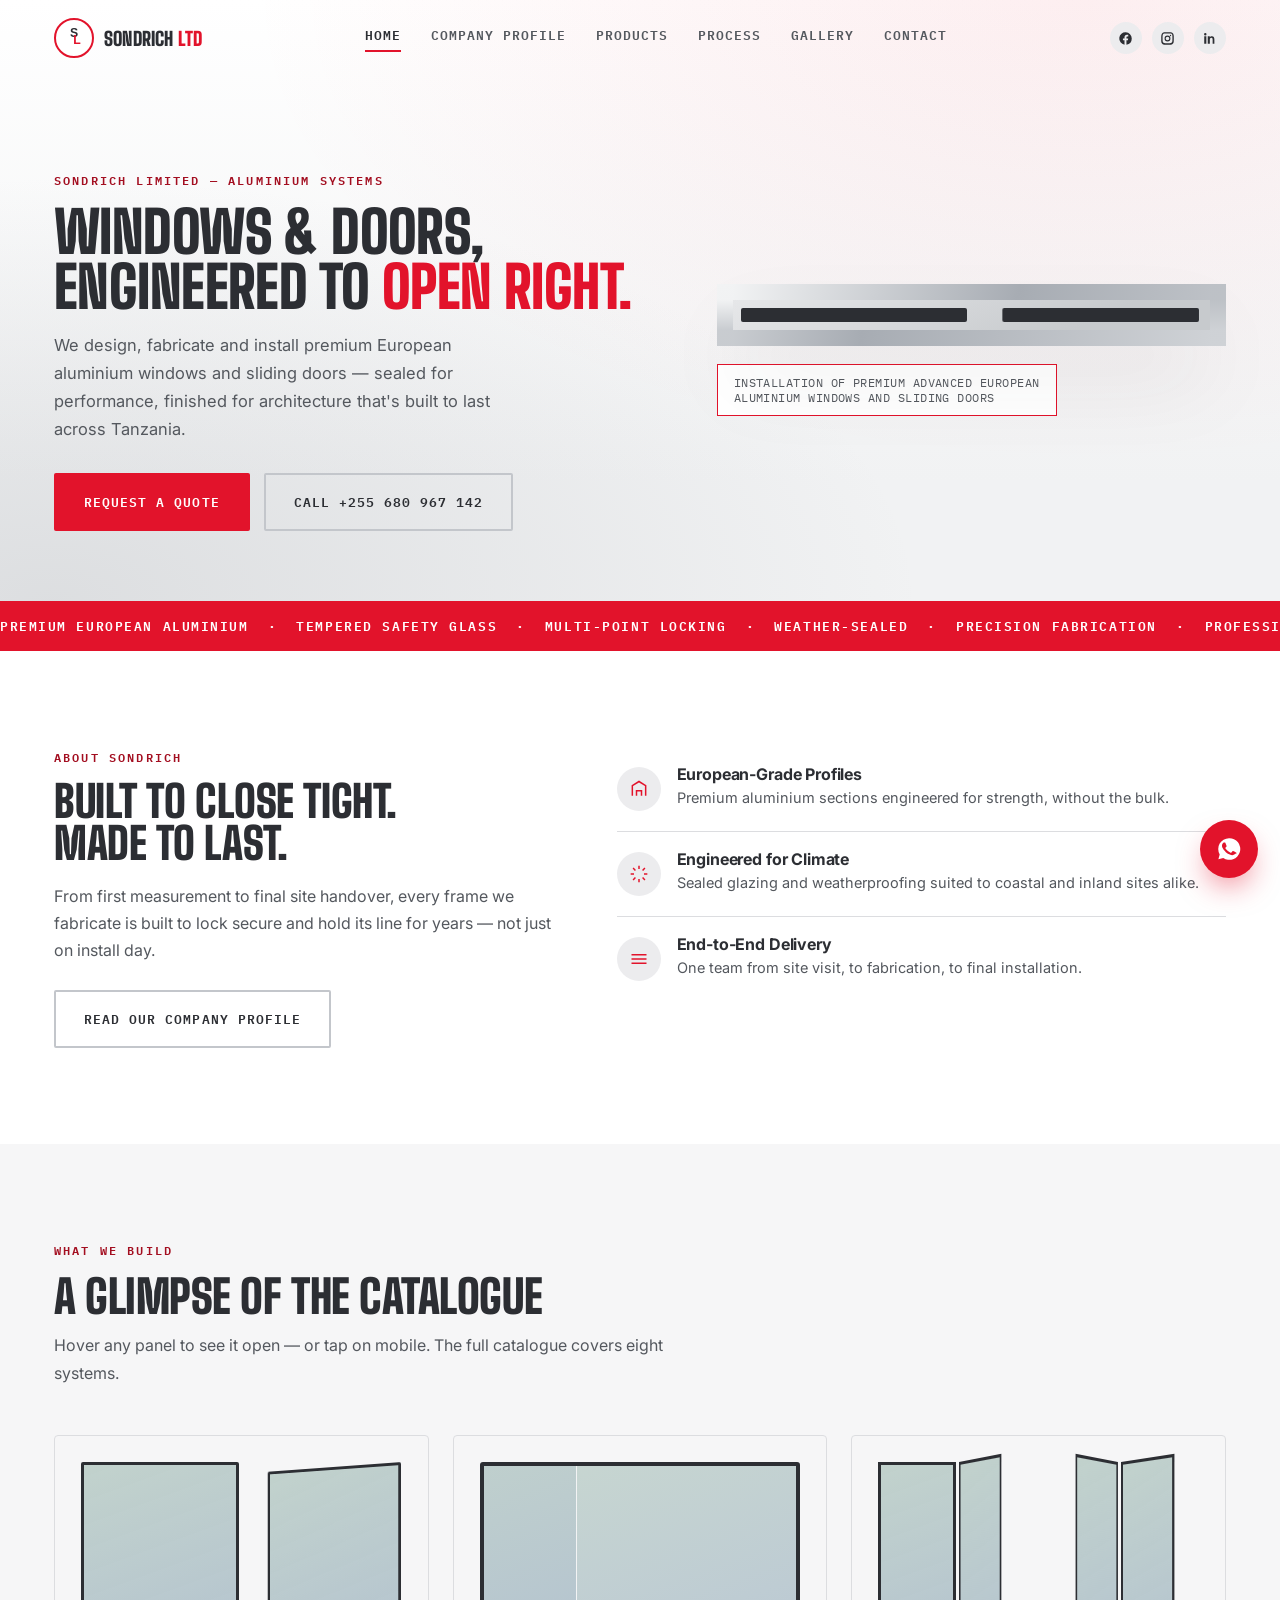
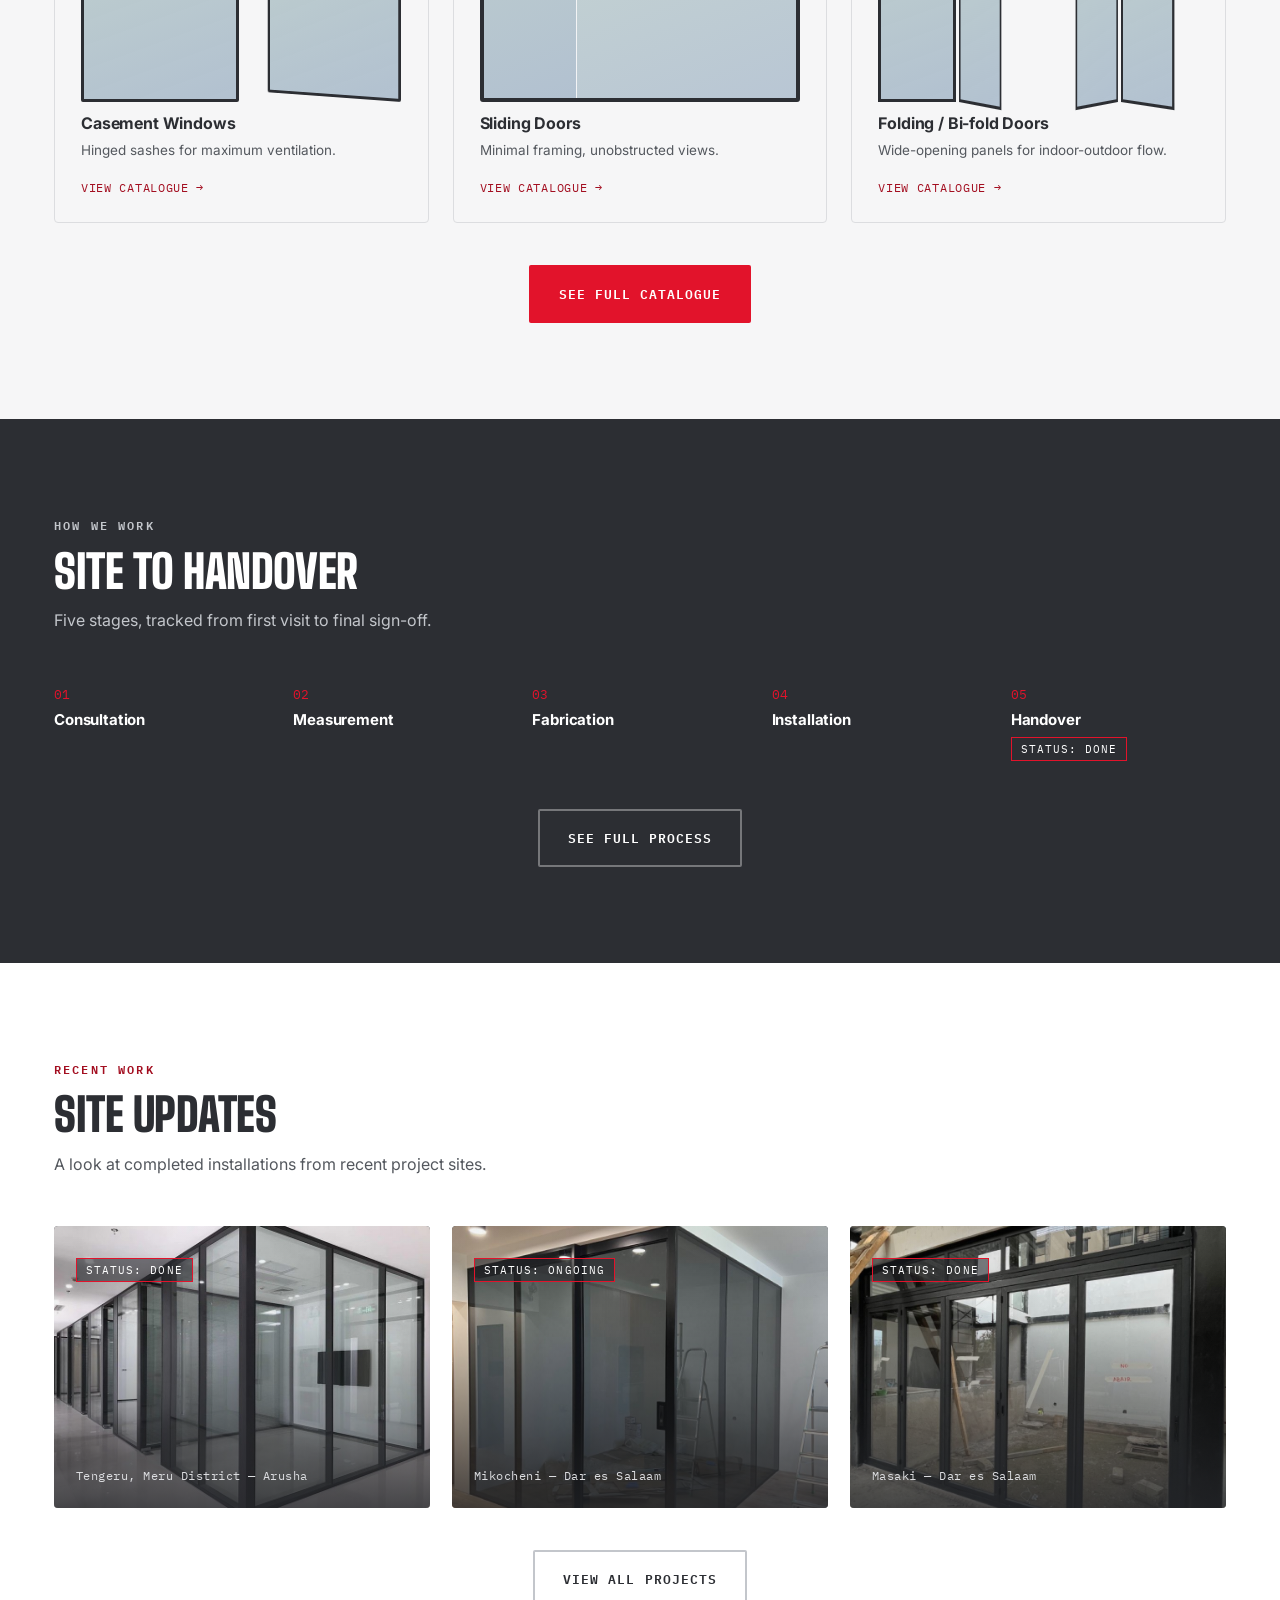
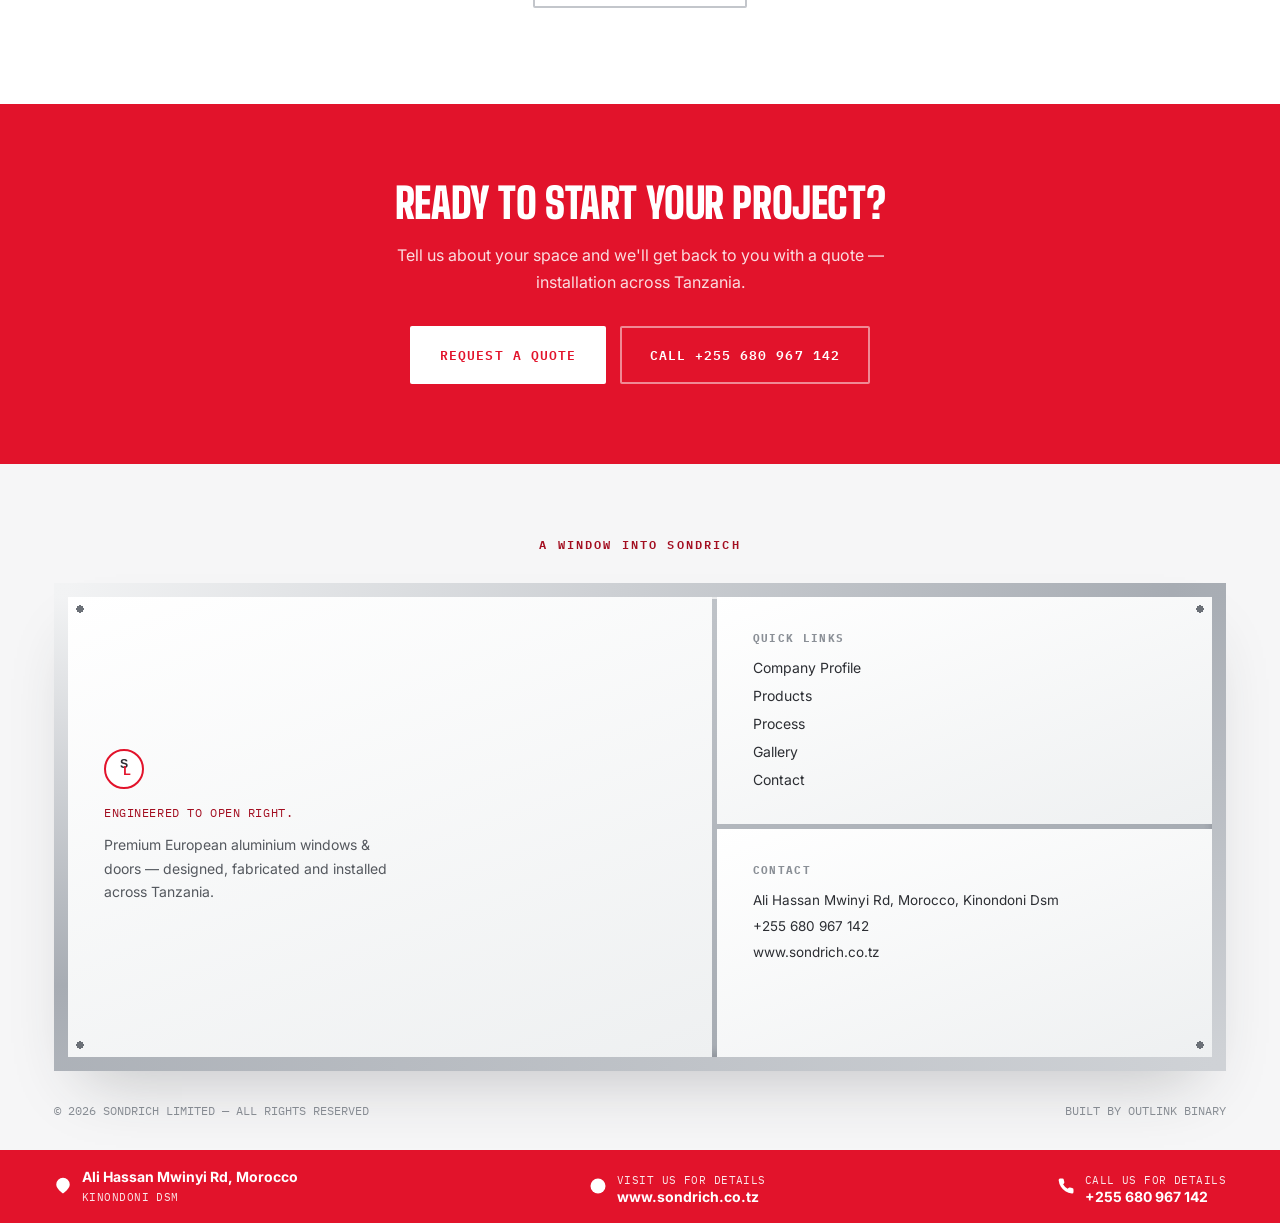
<file: index.html>
<!--
  SONDRICH LIMITED — Home
  ====================== TO DO BEFORE GOING LIVE ======================
  1. Swap the "SL" logo badge (search: LOGO PLACEHOLDER) for the real logo file.
  2. [done] Real project photography added to Gallery cards (img/project-*.jpeg).
  3. Confirm phone/address/socials are correct (search: CONTACT DETAILS).
  =======================================================================
-->
<!DOCTYPE html>
<html lang="en">
<head>
<meta charset="UTF-8">
<meta name="viewport" content="width=device-width, initial-scale=1.0">
<title>Sondrich Limited — Premium European Aluminium Windows & Doors</title>
<meta name="description" content="Sondrich Limited designs, fabricates and installs premium European aluminium windows and sliding doors across Tanzania.">
<link rel="preconnect" href="https://fonts.googleapis.com">
<link rel="preconnect" href="https://fonts.gstatic.com" crossorigin>
<link href="https://fonts.googleapis.com/css2?family=Big+Shoulders+Display:wght@600;800;900&family=Inter:wght@400;500;600;700&family=IBM+Plex+Mono:wght@500;600&display=swap" rel="stylesheet">
<link rel="stylesheet" href="styles.css">
</head>
<body>

<header class="site-header" id="siteHeader">
  <div class="container">
    <a href="index.html" class="logo">
      <span class="logo-badge">
        <!-- LOGO PLACEHOLDER -->
        <svg viewBox="0 0 100 100"><text x="50" y="46" text-anchor="middle" font-family="Arial,sans-serif" font-weight="900" font-size="34" fill="#2c2e33">S</text><text x="58" y="68" text-anchor="middle" font-family="Arial,sans-serif" font-weight="900" font-size="34" fill="#e2132b">L</text></svg>
      </span>
      <span class="logo-word">SONDRICH <span>LTD</span></span>
    </a>
    <nav class="nav-links">
      <a href="index.html">Home</a>
      <a href="about.html">Company Profile</a>
      <a href="products.html">Products</a>
      <a href="process.html">Process</a>
      <a href="gallery.html">Gallery</a>
      <a href="contact.html">Contact</a>
    </nav>
    <div class="header-right">
      <div class="social-row">
        <a href="https://facebook.com" aria-label="Facebook" target="_blank" rel="noopener"><svg viewBox="0 0 24 24"><path d="M22 12a10 10 0 1 0-11.6 9.9v-7H7.9V12h2.5V9.8c0-2.5 1.5-3.9 3.8-3.9 1.1 0 2.2.2 2.2.2v2.5h-1.3c-1.2 0-1.6.8-1.6 1.6V12h2.8l-.4 2.9h-2.4v7A10 10 0 0 0 22 12Z"/></svg></a>
        <a href="https://www.instagram.com/sondrichlimited" aria-label="Instagram" target="_blank" rel="noopener"><svg viewBox="0 0 24 24"><path d="M12 2c2.7 0 3 0 4.1.06 1.1.05 1.8.22 2.5.47.7.27 1.2.6 1.8 1.16.6.6.9 1.1 1.16 1.8.25.7.42 1.4.47 2.5.06 1.1.06 1.4.06 4.1s0 3-.06 4.1c-.05 1.1-.22 1.8-.47 2.5-.27.7-.6 1.2-1.16 1.8-.6.6-1.1.9-1.8 1.16-.7.25-1.4.42-2.5.47-1.1.06-1.4.06-4.1.06s-3 0-4.1-.06c-1.1-.05-1.8-.22-2.5-.47a5 5 0 0 1-1.8-1.16 5 5 0 0 1-1.16-1.8c-.25-.7-.42-1.4-.47-2.5C2 15 2 14.7 2 12s0-3 .06-4.1c.05-1.1.22-1.8.47-2.5.27-.7.6-1.2 1.16-1.8.6-.6 1.1-.9 1.8-1.16.7-.25 1.4-.42 2.5-.47C9 2 9.3 2 12 2Zm0 1.8c-2.6 0-2.9 0-4 .06-.9.04-1.4.18-1.7.3-.45.17-.77.38-1.1.71-.33.33-.54.65-.71 1.1-.12.3-.26.8-.3 1.7-.06 1.1-.06 1.4-.06 4s0 2.9.06 4c.04.9.18 1.4.3 1.7.17.45.38.77.71 1.1.33.33.65.54 1.1.71.3.12.8.26 1.7.3 1.1.06 1.4.06 4 .06s2.9 0 4-.06c.9-.04 1.4-.18 1.7-.3.45-.17.77-.38 1.1-.71.33-.33.54-.65.71-1.1.12-.3.26-.8.3-1.7.06-1.1.06-1.4.06-4s0-2.9-.06-4c-.04-.9-.18-1.4-.3-1.7a2.9 2.9 0 0 0-.71-1.1 2.9 2.9 0 0 0-1.1-.71c-.3-.12-.8-.26-1.7-.3-1.1-.06-1.4-.06-4-.06Zm0 3.5a4.7 4.7 0 1 1 0 9.4 4.7 4.7 0 0 1 0-9.4Zm0 1.8a2.9 2.9 0 1 0 0 5.8 2.9 2.9 0 0 0 0-5.8Zm5.9-2a1.1 1.1 0 1 1-2.2 0 1.1 1.1 0 0 1 2.2 0Z"/></svg></a>
        <a href="https://linkedin.com" aria-label="LinkedIn" target="_blank" rel="noopener"><svg viewBox="0 0 24 24"><path d="M6.94 8.5H3.56V20.4h3.38V8.5ZM5.25 3.1a1.96 1.96 0 1 0 0 3.92 1.96 1.96 0 0 0 0-3.92ZM20.4 20.4h-3.37v-6.24c0-1.49-.03-3.4-2.07-3.4-2.08 0-2.4 1.62-2.4 3.3v6.34H9.2V8.5h3.24v1.63h.05c.45-.86 1.56-1.77 3.22-1.77 3.45 0 4.09 2.27 4.09 5.22v6.82Z"/></svg></a>
      </div>
      <button class="burger" id="burgerBtn" aria-label="Open menu"><span></span><span></span><span></span></button>
    </div>
  </div>
</header>

<div class="mobile-menu" id="mobileMenu">
  <a href="index.html">Home</a><a href="about.html">Company Profile</a><a href="products.html">Products</a>
  <a href="process.html">Process</a><a href="gallery.html">Gallery</a><a href="contact.html">Contact</a>
</div>

<!-- ================= HERO ================= -->
<section class="page-hero" id="heroSection" style="padding-top:170px;">
  <div class="container">
    <div>
      <p class="eyebrow">Sondrich Limited — Aluminium Systems</p>
      <h1>Windows &amp; doors,<br>engineered to <em>open right.</em></h1>
      <p class="lead">We design, fabricate and install premium European aluminium windows and sliding doors — sealed for performance, finished for architecture that's built to last across Tanzania.</p>
      <div style="display:flex;flex-wrap:wrap;gap:14px;margin-top:30px;">
        <a class="btn btn-primary" href="contact.html">Request a Quote</a>
        <a class="btn btn-ghost" href="tel:+255680967142">Call +255 680 967 142</a>
      </div>
    </div>
    <div>
      <div class="window-stage" id="windowStage">
        <div class="window-frame">
          <div class="sash left"></div>
          <div class="sash right"><span class="handle"></span></div>
        </div>
      </div>
      <div class="hero-caption">Installation of premium advanced European aluminium windows and sliding doors</div>
    </div>
  </div>
</section>

<div class="marquee">
  <div class="marquee-track">
    <span>PREMIUM EUROPEAN ALUMINIUM &nbsp;·&nbsp; TEMPERED SAFETY GLASS &nbsp;·&nbsp; MULTI-POINT LOCKING &nbsp;·&nbsp; WEATHER-SEALED &nbsp;·&nbsp; PRECISION FABRICATION &nbsp;·&nbsp; PROFESSIONAL INSTALLATION &nbsp;·&nbsp;</span>
    <span aria-hidden="true">PREMIUM EUROPEAN ALUMINIUM &nbsp;·&nbsp; TEMPERED SAFETY GLASS &nbsp;·&nbsp; MULTI-POINT LOCKING &nbsp;·&nbsp; WEATHER-SEALED &nbsp;·&nbsp; PRECISION FABRICATION &nbsp;·&nbsp; PROFESSIONAL INSTALLATION &nbsp;·&nbsp;</span>
  </div>
</div>

<!-- ================= ABOUT TEASER ================= -->
<section>
  <div class="container split-grid about-split">
    <div class="reveal slide-left">
      <p class="eyebrow">About Sondrich</p>
      <h2 style="font-size:clamp(30px,4vw,44px);text-transform:uppercase;margin:14px 0 18px;">Built to close tight.<br>Made to last.</h2>
      <p class="lead" style="margin-bottom:26px;">From first measurement to final site handover, every frame we fabricate is built to lock secure and hold its line for years — not just on install day.</p>
      <a class="btn btn-ghost" href="about.html">Read Our Company Profile</a>
    </div>
    <div class="value-grid reveal-stagger">
      <div class="value-card"><span class="value-icon"><svg viewBox="0 0 24 24"><path d="M4 20V8l8-5 8 5v12M9 20v-6h6v6"/></svg></span><div><h3>European-Grade Profiles</h3><p>Premium aluminium sections engineered for strength, without the bulk.</p></div></div>
      <div class="value-card"><span class="value-icon"><svg viewBox="0 0 24 24"><path d="M12 2v4M12 18v4M4.9 4.9l2.8 2.8M16.3 16.3l2.8 2.8M2 12h4M18 12h4M4.9 19.1l2.8-2.8M16.3 7.7l2.8-2.8"/></svg></span><div><h3>Engineered for Climate</h3><p>Sealed glazing and weatherproofing suited to coastal and inland sites alike.</p></div></div>
      <div class="value-card"><span class="value-icon"><svg viewBox="0 0 24 24"><path d="M3 7h18M3 12h18M3 17h18"/></svg></span><div><h3>End-to-End Delivery</h3><p>One team from site visit, to fabrication, to final installation.</p></div></div>
    </div>
  </div>
</section>

<!-- ================= PRODUCTS TEASER ================= -->
<section style="background:var(--grey-50);">
  <div class="container">
    <div class="section-head reveal">
      <p class="eyebrow">What We Build</p>
      <h2>A Glimpse of the Catalogue</h2>
      <p>Hover any panel to see it open — or tap on mobile. The full catalogue covers eight systems.</p>
    </div>
    <div class="teaser-grid reveal-stagger">
      <div class="teaser-card">
        <div class="glass-anim c-case"><div class="gpane l"></div><div class="gpane r"></div></div>
        <h3>Casement Windows</h3><p>Hinged sashes for maximum ventilation.</p>
        <a class="more" href="products.html">View Catalogue →</a>
      </div>
      <div class="teaser-card">
        <div class="glass-anim c-door"><div class="gpane a"></div><div class="gpane b"></div></div>
        <h3>Sliding Doors</h3><p>Minimal framing, unobstructed views.</p>
        <a class="more" href="products.html">View Catalogue →</a>
      </div>
      <div class="teaser-card">
        <div class="glass-anim c-fold"><div class="gpane"></div><div class="gpane"></div><div class="gpane"></div><div class="gpane"></div></div>
        <h3>Folding / Bi-fold Doors</h3><p>Wide-opening panels for indoor-outdoor flow.</p>
        <a class="more" href="products.html">View Catalogue →</a>
      </div>
    </div>
    <div style="text-align:center;margin-top:42px;">
      <a class="btn btn-primary" href="products.html">See Full Catalogue</a>
    </div>
  </div>
</section>

<!-- ================= PROCESS TEASER ================= -->
<section class="dark-section">
  <div class="container">
    <div class="section-head on-dark reveal">
      <p class="eyebrow">How We Work</p>
      <h2>Site to Handover</h2>
      <p>Five stages, tracked from first visit to final sign-off.</p>
    </div>
    <div class="reveal-stagger five-up-grid">
      <div><span style="font-family:var(--mono);color:var(--red);font-size:13px;">01</span><h3 style="font-family:var(--body);font-weight:700;font-size:15px;color:#fff;margin-top:10px;">Consultation</h3></div>
      <div><span style="font-family:var(--mono);color:var(--red);font-size:13px;">02</span><h3 style="font-family:var(--body);font-weight:700;font-size:15px;color:#fff;margin-top:10px;">Measurement</h3></div>
      <div><span style="font-family:var(--mono);color:var(--red);font-size:13px;">03</span><h3 style="font-family:var(--body);font-weight:700;font-size:15px;color:#fff;margin-top:10px;">Fabrication</h3></div>
      <div><span style="font-family:var(--mono);color:var(--red);font-size:13px;">04</span><h3 style="font-family:var(--body);font-weight:700;font-size:15px;color:#fff;margin-top:10px;">Installation</h3></div>
      <div><span style="font-family:var(--mono);color:var(--red);font-size:13px;">05</span><h3 style="font-family:var(--body);font-weight:700;font-size:15px;color:#fff;margin-top:10px;">Handover</h3><span class="status-tag on-dark">Status: Done</span></div>
    </div>
    <div style="text-align:center;margin-top:48px;"><a class="btn btn-ghost on-dark" href="process.html">See Full Process</a></div>
  </div>
</section>

<!-- ================= GALLERY TEASER ================= -->
<section>
  <div class="container">
    <div class="section-head reveal">
      <p class="eyebrow">Recent Work</p>
      <h2>Site Updates</h2>
      <p>A look at completed installations from recent project sites.</p>
    </div>
    <div class="gallery-grid reveal-stagger">
      <div class="gallery-card"><div class="glass-fx" style="background-image:url('img/project-tengeru.jpeg');background-size:cover;background-position:center;"></div><div class="overlay"><div class="gallery-top"><span class="status-tag">Status: Done</span></div><div><p class="gallery-loc">Tengeru, Meru District — Arusha</p></div></div></div>
      <div class="gallery-card"><div class="glass-fx" style="background-image:url('img/project-mikocheni.jpeg');background-size:cover;background-position:center;"></div><div class="overlay"><div class="gallery-top"><span class="status-tag">Status: Ongoing</span></div><div><p class="gallery-loc">Mikocheni — Dar es Salaam</p></div></div></div>
      <div class="gallery-card"><div class="glass-fx" style="background-image:url('img/project-masaki.jpeg');background-size:cover;background-position:center;"></div><div class="overlay"><div class="gallery-top"><span class="status-tag">Status: Done</span></div><div><p class="gallery-loc">Masaki — Dar es Salaam</p></div></div></div>
    </div>
    <div style="text-align:center;margin-top:42px;"><a class="btn btn-ghost" href="gallery.html">View All Projects</a></div>
  </div>
</section>

<!-- ================= CTA ================= -->
<section class="cta-banner">
  <div class="container">
    <h2>Ready to Start Your Project?</h2>
    <p>Tell us about your space and we'll get back to you with a quote — installation across Tanzania.</p>
    <div style="display:flex;gap:14px;justify-content:center;flex-wrap:wrap;">
      <a class="btn btn-primary" href="contact.html">Request a Quote</a>
      <a class="btn btn-ghost" href="tel:+255680967142">Call +255 680 967 142</a>
    </div>
  </div>
</section>

<!-- ================= FOOTER ================= -->
<footer class="site-footer">
  <p class="footer-eyebrow eyebrow">A Window Into Sondrich</p>
  <div class="footer-window">
    <div class="footer-window-frame reveal">
      <div class="footer-pane a">
        <span class="logo-badge"><svg viewBox="0 0 100 100"><text x="50" y="46" text-anchor="middle" font-family="Arial,sans-serif" font-weight="900" font-size="34" fill="#2c2e33">S</text><text x="58" y="68" text-anchor="middle" font-family="Arial,sans-serif" font-weight="900" font-size="34" fill="#e2132b">L</text></svg></span>
        <p class="tagline">Engineered to open right.</p>
        <p class="about-line">Premium European aluminium windows &amp; doors — designed, fabricated and installed across Tanzania.</p>
      </div>
      <div class="footer-pane b">
        <h4>Quick Links</h4>
        <div class="footer-links"><a href="about.html">Company Profile</a><a href="products.html">Products</a><a href="process.html">Process</a><a href="gallery.html">Gallery</a><a href="contact.html">Contact</a></div>
      </div>
      <div class="footer-pane c">
        <h4>Contact</h4>
        <div class="footer-contact"><span>Ali Hassan Mwinyi Rd, Morocco, Kinondoni Dsm</span><a href="tel:+255680967142">+255 680 967 142</a><a href="https://www.sondrich.co.tz" target="_blank" rel="noopener">www.sondrich.co.tz</a></div>
      </div>
    </div>
  </div>
  <div class="footer-meta"><span>© 2026 SONDRICH LIMITED — ALL RIGHTS RESERVED</span><span>BUILT BY OUTLINK BINARY</span></div>
  <div class="footer-sill">
    <div class="container" style="display:flex;flex-wrap:wrap;gap:24px;justify-content:space-between;align-items:center;width:100%;">
      <div class="fb-item"><svg viewBox="0 0 24 24"><path d="M21 10c0 6-9 12-9 12s-9-6-9-12a9 9 0 1 1 18 0Z"/></svg><div><strong>Ali Hassan Mwinyi Rd, Morocco</strong><span>Kinondoni Dsm</span></div></div>
      <div class="fb-item"><svg viewBox="0 0 24 24"><circle cx="12" cy="12" r="10"/></svg><div><span>Visit us for details</span><strong>www.sondrich.co.tz</strong></div></div>
      <div class="fb-item"><svg viewBox="0 0 24 24"><path d="M22 16.9v3a2 2 0 0 1-2.2 2 19.8 19.8 0 0 1-8.6-3 19.5 19.5 0 0 1-6-6 19.8 19.8 0 0 1-3-8.7A2 2 0 0 1 4.1 2h3a2 2 0 0 1 2 1.7c.1.9.3 1.8.6 2.7a2 2 0 0 1-.4 2.1L8.1 9.7a16 16 0 0 0 6 6l1.2-1.2a2 2 0 0 1 2.1-.4c.9.3 1.8.5 2.7.6a2 2 0 0 1 1.9 2.2Z"/></svg><div><span>Call us for details</span><strong>+255 680 967 142</strong></div></div>
    </div>
  </div>
</footer>

<a class="float-wa" href="https://wa.me/255680967142?text=Hello%20Sondrich%2C%20I%27d%20like%20a%20quote." target="_blank" rel="noopener" aria-label="Chat on WhatsApp">
  <svg viewBox="0 0 24 24"><path d="M12 2a10 10 0 0 0-8.6 15l-1.2 4.4 4.5-1.2A10 10 0 1 0 12 2Zm5.8 14.2c-.2.7-1.4 1.3-2 1.4-.5.1-1.2.2-3.7-.8-3.1-1.2-5.1-4.4-5.3-4.6-.1-.2-1.3-1.7-1.3-3.2s.8-2.3 1.1-2.6c.3-.3.6-.4.8-.4h.6c.2 0 .5-.1.7.5.3.7.9 2.3 1 2.5.1.2.1.4 0 .6-.1.2-.2.3-.3.5-.2.2-.3.4-.5.5-.2.2-.4.4-.2.7.2.3.9 1.5 2 2.4 1.3 1.2 2.4 1.6 2.8 1.7.3.1.5.1.7-.1.2-.2.8-.9 1-1.2.2-.3.4-.3.7-.2.3.1 1.9.9 2.2 1.1.3.1.5.2.6.3.1.2.1.9-.1 1.6Z"/></svg>
</a>
<button class="to-top" id="toTop" aria-label="Scroll to top"><svg viewBox="0 0 24 24"><path d="M12 19V5M5 12l7-7 7 7"/></svg></button>

<script src="script.js" defer></script>
</body>
</html>
</file>
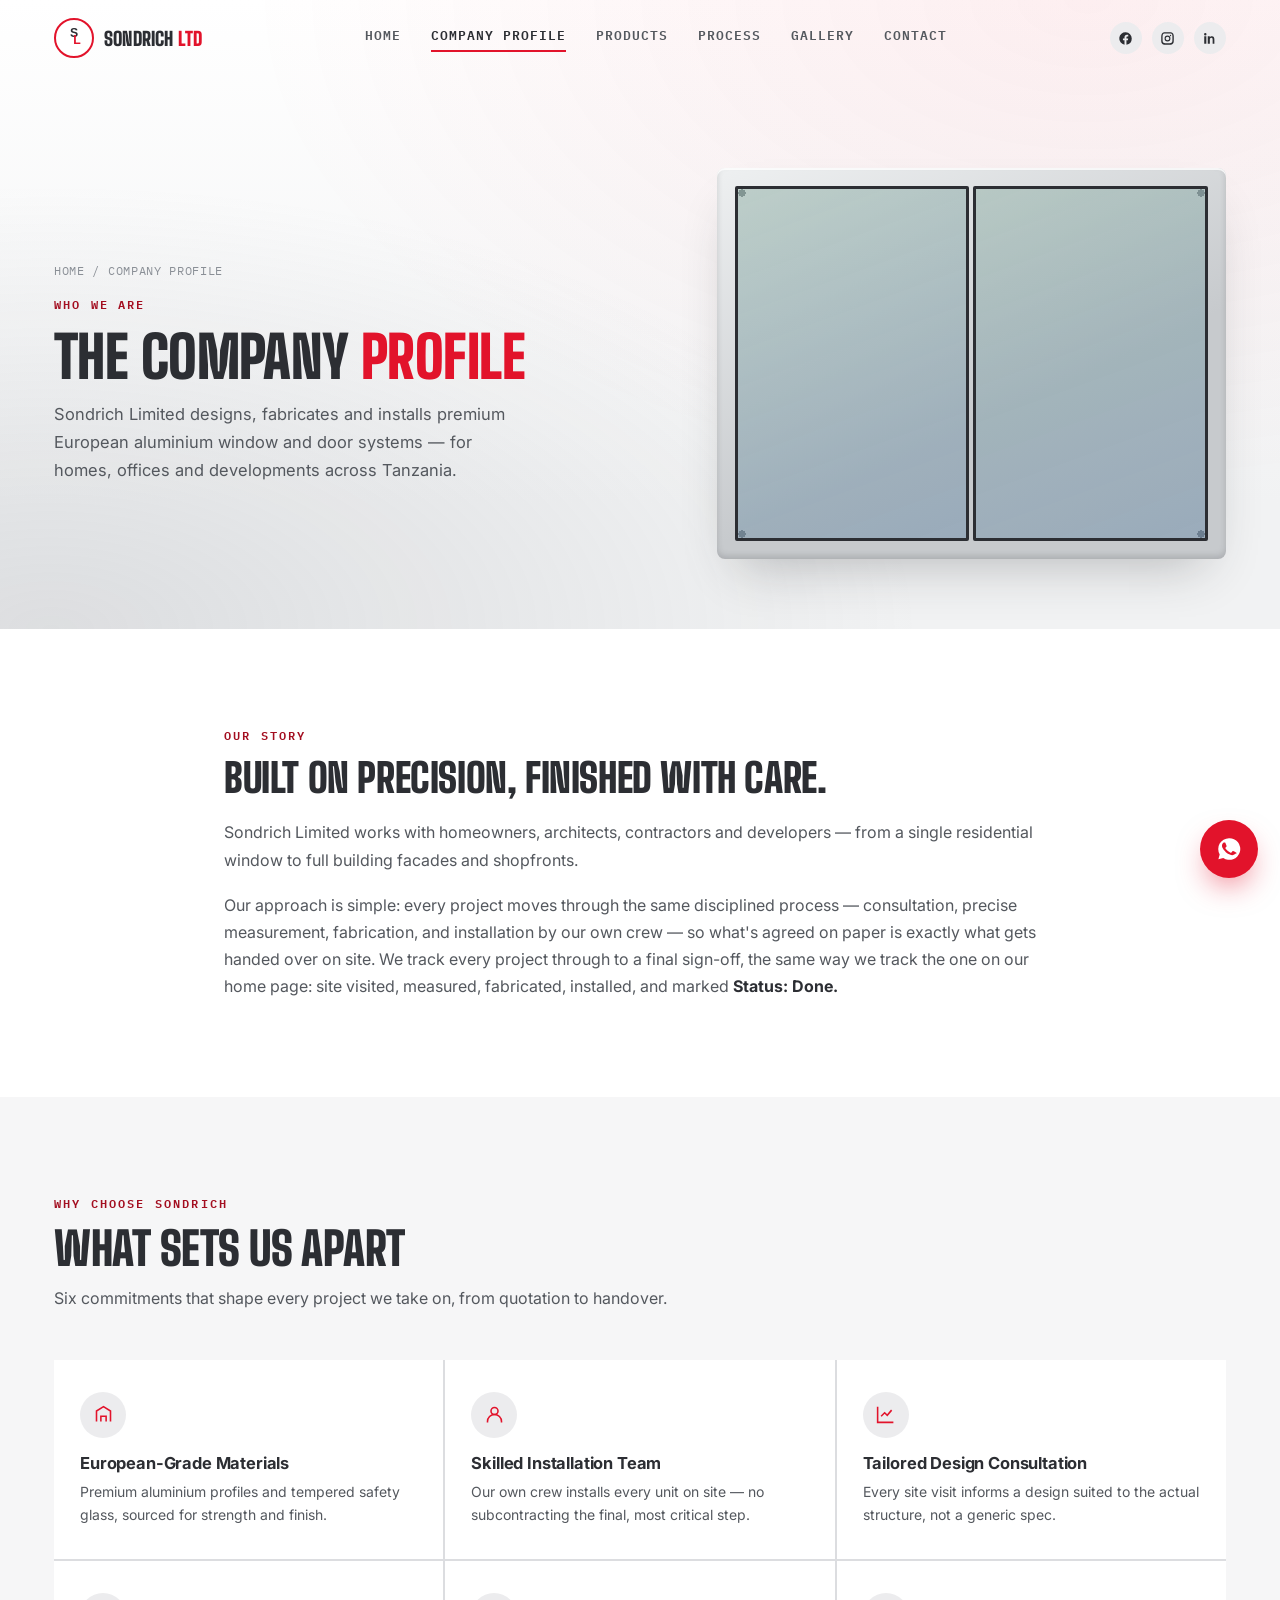
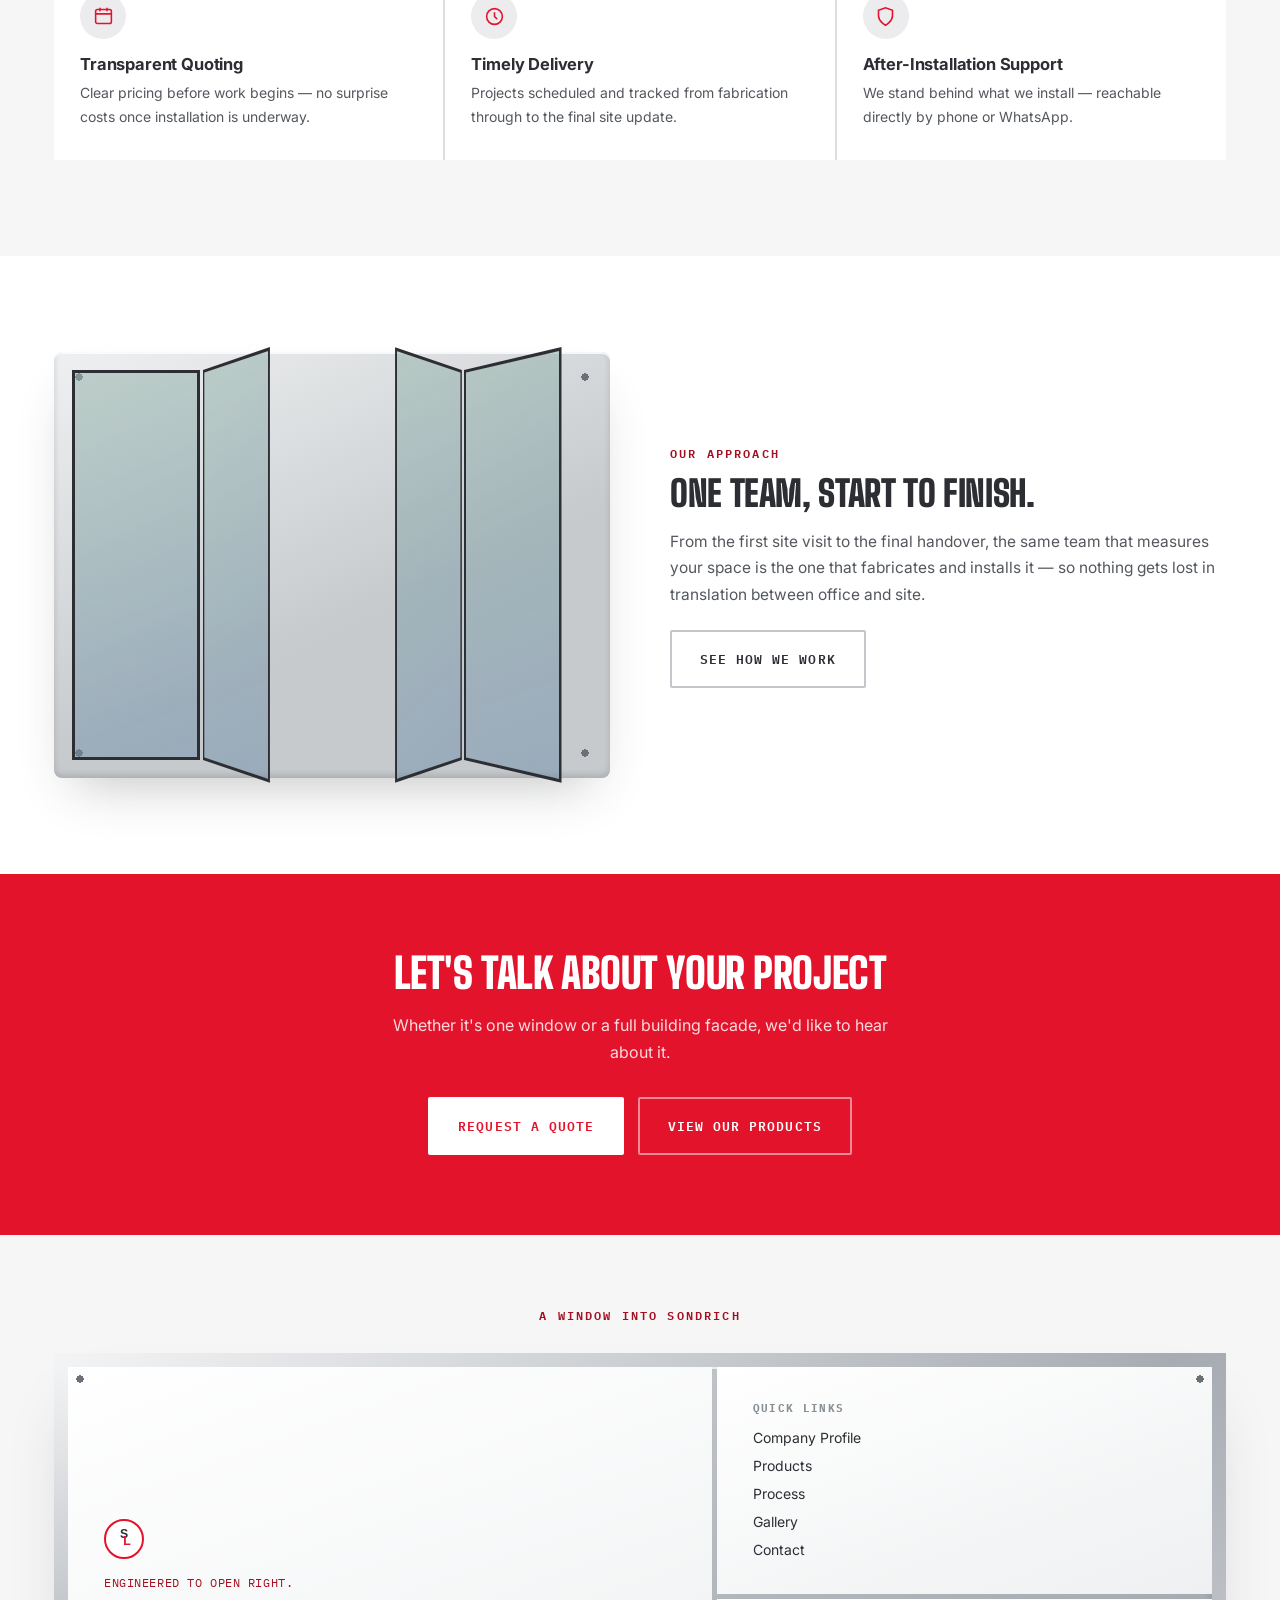
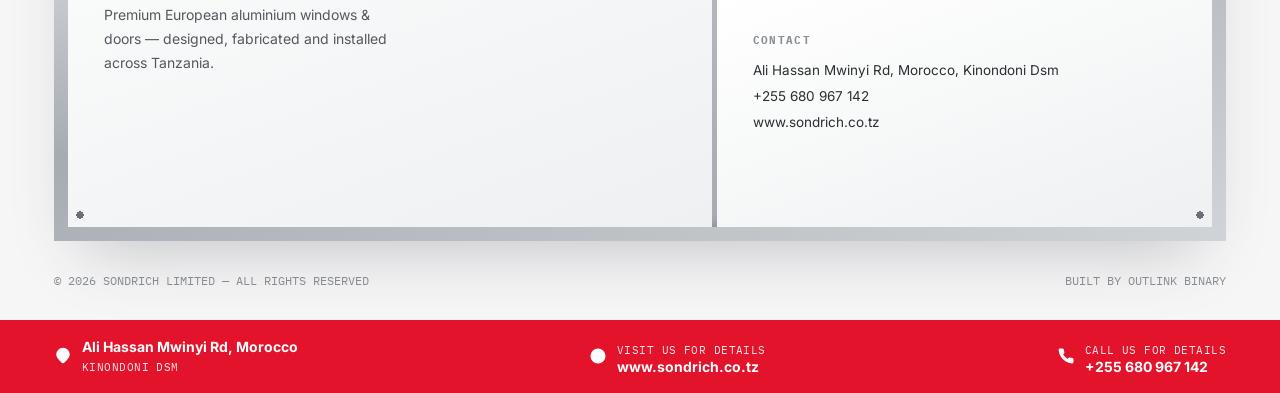
<file: about.html>
<!DOCTYPE html>
<html lang="en">
<head>
<meta charset="UTF-8">
<meta name="viewport" content="width=device-width, initial-scale=1.0">
<title>Company Profile — Sondrich Limited</title>
<meta name="description" content="Sondrich Limited is a Tanzanian aluminium windows and doors company — premium European systems, fabricated and installed by our own team.">
<link rel="preconnect" href="https://fonts.googleapis.com">
<link rel="preconnect" href="https://fonts.gstatic.com" crossorigin>
<link href="https://fonts.googleapis.com/css2?family=Big+Shoulders+Display:wght@600;800;900&family=Inter:wght@400;500;600;700&family=IBM+Plex+Mono:wght@500;600&display=swap" rel="stylesheet">
<link rel="stylesheet" href="styles.css">
</head>
<body>

<header class="site-header" id="siteHeader">
  <div class="container">
    <a href="index.html" class="logo">
      <span class="logo-badge"><svg viewBox="0 0 100 100"><text x="50" y="46" text-anchor="middle" font-family="Arial,sans-serif" font-weight="900" font-size="34" fill="#2c2e33">S</text><text x="58" y="68" text-anchor="middle" font-family="Arial,sans-serif" font-weight="900" font-size="34" fill="#e2132b">L</text></svg></span>
      <span class="logo-word">SONDRICH <span>LTD</span></span>
    </a>
    <nav class="nav-links">
      <a href="index.html">Home</a><a href="about.html">Company Profile</a><a href="products.html">Products</a>
      <a href="process.html">Process</a><a href="gallery.html">Gallery</a><a href="contact.html">Contact</a>
    </nav>
    <div class="header-right">
      <div class="social-row">
        <a href="https://facebook.com" aria-label="Facebook" target="_blank" rel="noopener"><svg viewBox="0 0 24 24"><path d="M22 12a10 10 0 1 0-11.6 9.9v-7H7.9V12h2.5V9.8c0-2.5 1.5-3.9 3.8-3.9 1.1 0 2.2.2 2.2.2v2.5h-1.3c-1.2 0-1.6.8-1.6 1.6V12h2.8l-.4 2.9h-2.4v7A10 10 0 0 0 22 12Z"/></svg></a>
        <a href="https://www.instagram.com/sondrichlimited" aria-label="Instagram" target="_blank" rel="noopener"><svg viewBox="0 0 24 24"><path d="M12 2c2.7 0 3 0 4.1.06 1.1.05 1.8.22 2.5.47.7.27 1.2.6 1.8 1.16.6.6.9 1.1 1.16 1.8.25.7.42 1.4.47 2.5.06 1.1.06 1.4.06 4.1s0 3-.06 4.1c-.05 1.1-.22 1.8-.47 2.5-.27.7-.6 1.2-1.16 1.8-.6.6-1.1.9-1.8 1.16-.7.25-1.4.42-2.5.47-1.1.06-1.4.06-4.1.06s-3 0-4.1-.06c-1.1-.05-1.8-.22-2.5-.47a5 5 0 0 1-1.8-1.16 5 5 0 0 1-1.16-1.8c-.25-.7-.42-1.4-.47-2.5C2 15 2 14.7 2 12s0-3 .06-4.1c.05-1.1.22-1.8.47-2.5.27-.7.6-1.2 1.16-1.8.6-.6 1.1-.9 1.8-1.16.7-.25 1.4-.42 2.5-.47C9 2 9.3 2 12 2Zm0 1.8c-2.6 0-2.9 0-4 .06-.9.04-1.4.18-1.7.3-.45.17-.77.38-1.1.71-.33.33-.54.65-.71 1.1-.12.3-.26.8-.3 1.7-.06 1.1-.06 1.4-.06 4s0 2.9.06 4c.04.9.18 1.4.3 1.7.17.45.38.77.71 1.1.33.33.65.54 1.1.71.3.12.8.26 1.7.3 1.1.06 1.4.06 4 .06s2.9 0 4-.06c.9-.04 1.4-.18 1.7-.3.45-.17.77-.38 1.1-.71.33-.33.54-.65.71-1.1.12-.3.26-.8.3-1.7.06-1.1.06-1.4.06-4s0-2.9-.06-4c-.04-.9-.18-1.4-.3-1.7a2.9 2.9 0 0 0-.71-1.1 2.9 2.9 0 0 0-1.1-.71c-.3-.12-.8-.26-1.7-.3-1.1-.06-1.4-.06-4-.06Zm0 3.5a4.7 4.7 0 1 1 0 9.4 4.7 4.7 0 0 1 0-9.4Zm0 1.8a2.9 2.9 0 1 0 0 5.8 2.9 2.9 0 0 0 0-5.8Zm5.9-2a1.1 1.1 0 1 1-2.2 0 1.1 1.1 0 0 1 2.2 0Z"/></svg></a>
        <a href="https://linkedin.com" aria-label="LinkedIn" target="_blank" rel="noopener"><svg viewBox="0 0 24 24"><path d="M6.94 8.5H3.56V20.4h3.38V8.5ZM5.25 3.1a1.96 1.96 0 1 0 0 3.92 1.96 1.96 0 0 0 0-3.92ZM20.4 20.4h-3.37v-6.24c0-1.49-.03-3.4-2.07-3.4-2.08 0-2.4 1.62-2.4 3.3v6.34H9.2V8.5h3.24v1.63h.05c.45-.86 1.56-1.77 3.22-1.77 3.45 0 4.09 2.27 4.09 5.22v6.82Z"/></svg></a>
      </div>
      <button class="burger" id="burgerBtn" aria-label="Open menu"><span></span><span></span><span></span></button>
    </div>
  </div>
</header>

<div class="mobile-menu" id="mobileMenu">
  <a href="index.html">Home</a><a href="about.html">Company Profile</a><a href="products.html">Products</a>
  <a href="process.html">Process</a><a href="gallery.html">Gallery</a><a href="contact.html">Contact</a>
</div>

<!-- ================= PAGE HERO ================= -->
<section class="page-hero">
  <div class="container">
    <div>
      <p class="crumb"><a href="index.html">Home</a> / Company Profile</p>
      <p class="eyebrow" style="margin-top:14px;">Who We Are</p>
      <h1>The Company <em>Profile</em></h1>
      <p class="lead">Sondrich Limited designs, fabricates and installs premium European aluminium window and door systems — for homes, offices and developments across Tanzania.</p>
    </div>
    <div class="frame-wrap reveal slide-right">
      <div class="glass-anim c-case"><div class="gpane l"></div><div class="gpane r"></div></div>
    </div>
  </div>
</section>

<!-- ================= STORY ================= -->
<section>
  <div class="container" style="max-width:880px;">
    <div class="reveal">
      <p class="eyebrow">Our Story</p>
      <h2 style="font-size:clamp(28px,3.6vw,40px);text-transform:uppercase;margin:14px 0 22px;">Built on precision, finished with care.</h2>
      <p style="font-size:16px;margin-bottom:18px;">Sondrich Limited works with homeowners, architects, contractors and developers — from a single residential window to full building facades and shopfronts.</p>
      <p style="font-size:16px;">Our approach is simple: every project moves through the same disciplined process — consultation, precise measurement, fabrication, and installation by our own crew — so what's agreed on paper is exactly what gets handed over on site. We track every project through to a final sign-off, the same way we track the one on our home page: site visited, measured, fabricated, installed, and marked <strong style="color:var(--graphite);">Status: Done.</strong></p>
    </div>
  </div>
</section>

<!-- ================= WHY CHOOSE US ================= -->
<section style="background:var(--grey-50);">
  <div class="container">
    <div class="section-head reveal">
      <p class="eyebrow">Why Choose Sondrich</p>
      <h2>What Sets Us Apart</h2>
      <p>Six commitments that shape every project we take on, from quotation to handover.</p>
    </div>
    <div class="feature-grid reveal-stagger">
      <div class="feature-card"><span class="fi"><svg viewBox="0 0 24 24"><path d="M4 20V8l8-5 8 5v12M9 20v-6h6v6"/></svg></span><h3>European-Grade Materials</h3><p>Premium aluminium profiles and tempered safety glass, sourced for strength and finish.</p></div>
      <div class="feature-card"><span class="fi"><svg viewBox="0 0 24 24"><circle cx="12" cy="8" r="4"/><path d="M4 21v-1a8 8 0 0 1 16 0v1"/></svg></span><h3>Skilled Installation Team</h3><p>Our own crew installs every unit on site — no subcontracting the final, most critical step.</p></div>
      <div class="feature-card"><span class="fi"><svg viewBox="0 0 24 24"><path d="M3 3v18h18M7 14l4-4 3 3 5-6"/></svg></span><h3>Tailored Design Consultation</h3><p>Every site visit informs a design suited to the actual structure, not a generic spec.</p></div>
      <div class="feature-card"><span class="fi"><svg viewBox="0 0 24 24"><rect x="3" y="4" width="18" height="16" rx="2"/><path d="M3 9h18M8 2v4M16 2v4"/></svg></span><h3>Transparent Quoting</h3><p>Clear pricing before work begins — no surprise costs once installation is underway.</p></div>
      <div class="feature-card"><span class="fi"><svg viewBox="0 0 24 24"><circle cx="12" cy="12" r="9"/><path d="M12 7v5l3 3"/></svg></span><h3>Timely Delivery</h3><p>Projects scheduled and tracked from fabrication through to the final site update.</p></div>
      <div class="feature-card"><span class="fi"><svg viewBox="0 0 24 24"><path d="M12 22s8-4.5 8-11V5l-8-3-8 3v6c0 6.5 8 11 8 11Z"/></svg></span><h3>After-Installation Support</h3><p>We stand behind what we install — reachable directly by phone or WhatsApp.</p></div>
    </div>
  </div>
</section>

<!-- ================= APPROACH VISUAL BREAK ================= -->
<section>
  <div class="container split-grid">
    <div class="frame-wrap reveal slide-left">
      <div class="glass-anim c-fold"><div class="gpane"></div><div class="gpane"></div><div class="gpane"></div><div class="gpane"></div></div>
    </div>
    <div class="reveal slide-right">
      <p class="eyebrow">Our Approach</p>
      <h2 style="font-size:clamp(26px,3.4vw,36px);text-transform:uppercase;margin:14px 0 18px;">One team, start to finish.</h2>
      <p style="font-size:15.5px;margin-bottom:22px;">From the first site visit to the final handover, the same team that measures your space is the one that fabricates and installs it — so nothing gets lost in translation between office and site.</p>
      <a class="btn btn-ghost" href="process.html">See How We Work</a>
    </div>
  </div>
</section>

<!-- ================= CTA ================= -->
<section class="cta-banner">
  <div class="container">
    <h2>Let's Talk About Your Project</h2>
    <p>Whether it's one window or a full building facade, we'd like to hear about it.</p>
    <div style="display:flex;gap:14px;justify-content:center;flex-wrap:wrap;">
      <a class="btn btn-primary" href="contact.html">Request a Quote</a>
      <a class="btn btn-ghost" href="products.html">View Our Products</a>
    </div>
  </div>
</section>

<!-- ================= FOOTER ================= -->
<footer class="site-footer">
  <p class="footer-eyebrow eyebrow">A Window Into Sondrich</p>
  <div class="footer-window">
    <div class="footer-window-frame reveal">
      <div class="footer-pane a">
        <span class="logo-badge"><svg viewBox="0 0 100 100"><text x="50" y="46" text-anchor="middle" font-family="Arial,sans-serif" font-weight="900" font-size="34" fill="#2c2e33">S</text><text x="58" y="68" text-anchor="middle" font-family="Arial,sans-serif" font-weight="900" font-size="34" fill="#e2132b">L</text></svg></span>
        <p class="tagline">Engineered to open right.</p>
        <p class="about-line">Premium European aluminium windows &amp; doors — designed, fabricated and installed across Tanzania.</p>
      </div>
      <div class="footer-pane b">
        <h4>Quick Links</h4>
        <div class="footer-links"><a href="about.html">Company Profile</a><a href="products.html">Products</a><a href="process.html">Process</a><a href="gallery.html">Gallery</a><a href="contact.html">Contact</a></div>
      </div>
      <div class="footer-pane c">
        <h4>Contact</h4>
        <div class="footer-contact"><span>Ali Hassan Mwinyi Rd, Morocco, Kinondoni Dsm</span><a href="tel:+255680967142">+255 680 967 142</a><a href="https://www.sondrich.co.tz" target="_blank" rel="noopener">www.sondrich.co.tz</a></div>
      </div>
    </div>
  </div>
  <div class="footer-meta"><span>© 2026 SONDRICH LIMITED — ALL RIGHTS RESERVED</span><span>BUILT BY OUTLINK BINARY</span></div>
  <div class="footer-sill">
    <div class="container" style="display:flex;flex-wrap:wrap;gap:24px;justify-content:space-between;align-items:center;width:100%;">
      <div class="fb-item"><svg viewBox="0 0 24 24"><path d="M21 10c0 6-9 12-9 12s-9-6-9-12a9 9 0 1 1 18 0Z"/></svg><div><strong>Ali Hassan Mwinyi Rd, Morocco</strong><span>Kinondoni Dsm</span></div></div>
      <div class="fb-item"><svg viewBox="0 0 24 24"><circle cx="12" cy="12" r="10"/></svg><div><span>Visit us for details</span><strong>www.sondrich.co.tz</strong></div></div>
      <div class="fb-item"><svg viewBox="0 0 24 24"><path d="M22 16.9v3a2 2 0 0 1-2.2 2 19.8 19.8 0 0 1-8.6-3 19.5 19.5 0 0 1-6-6 19.8 19.8 0 0 1-3-8.7A2 2 0 0 1 4.1 2h3a2 2 0 0 1 2 1.7c.1.9.3 1.8.6 2.7a2 2 0 0 1-.4 2.1L8.1 9.7a16 16 0 0 0 6 6l1.2-1.2a2 2 0 0 1 2.1-.4c.9.3 1.8.5 2.7.6a2 2 0 0 1 1.9 2.2Z"/></svg><div><span>Call us for details</span><strong>+255 680 967 142</strong></div></div>
    </div>
  </div>
</footer>

<a class="float-wa" href="https://wa.me/255680967142?text=Hello%20Sondrich%2C%20I%27d%20like%20a%20quote." target="_blank" rel="noopener" aria-label="Chat on WhatsApp">
  <svg viewBox="0 0 24 24"><path d="M12 2a10 10 0 0 0-8.6 15l-1.2 4.4 4.5-1.2A10 10 0 1 0 12 2Zm5.8 14.2c-.2.7-1.4 1.3-2 1.4-.5.1-1.2.2-3.7-.8-3.1-1.2-5.1-4.4-5.3-4.6-.1-.2-1.3-1.7-1.3-3.2s.8-2.3 1.1-2.6c.3-.3.6-.4.8-.4h.6c.2 0 .5-.1.7.5.3.7.9 2.3 1 2.5.1.2.1.4 0 .6-.1.2-.2.3-.3.5-.2.2-.3.4-.5.5-.2.2-.4.4-.2.7.2.3.9 1.5 2 2.4 1.3 1.2 2.4 1.6 2.8 1.7.3.1.5.1.7-.1.2-.2.8-.9 1-1.2.2-.3.4-.3.7-.2.3.1 1.9.9 2.2 1.1.3.1.5.2.6.3.1.2.1.9-.1 1.6Z"/></svg>
</a>
<button class="to-top" id="toTop" aria-label="Scroll to top"><svg viewBox="0 0 24 24"><path d="M12 19V5M5 12l7-7 7 7"/></svg></button>

<script src="script.js" defer></script>
</body>
</html>
</file>
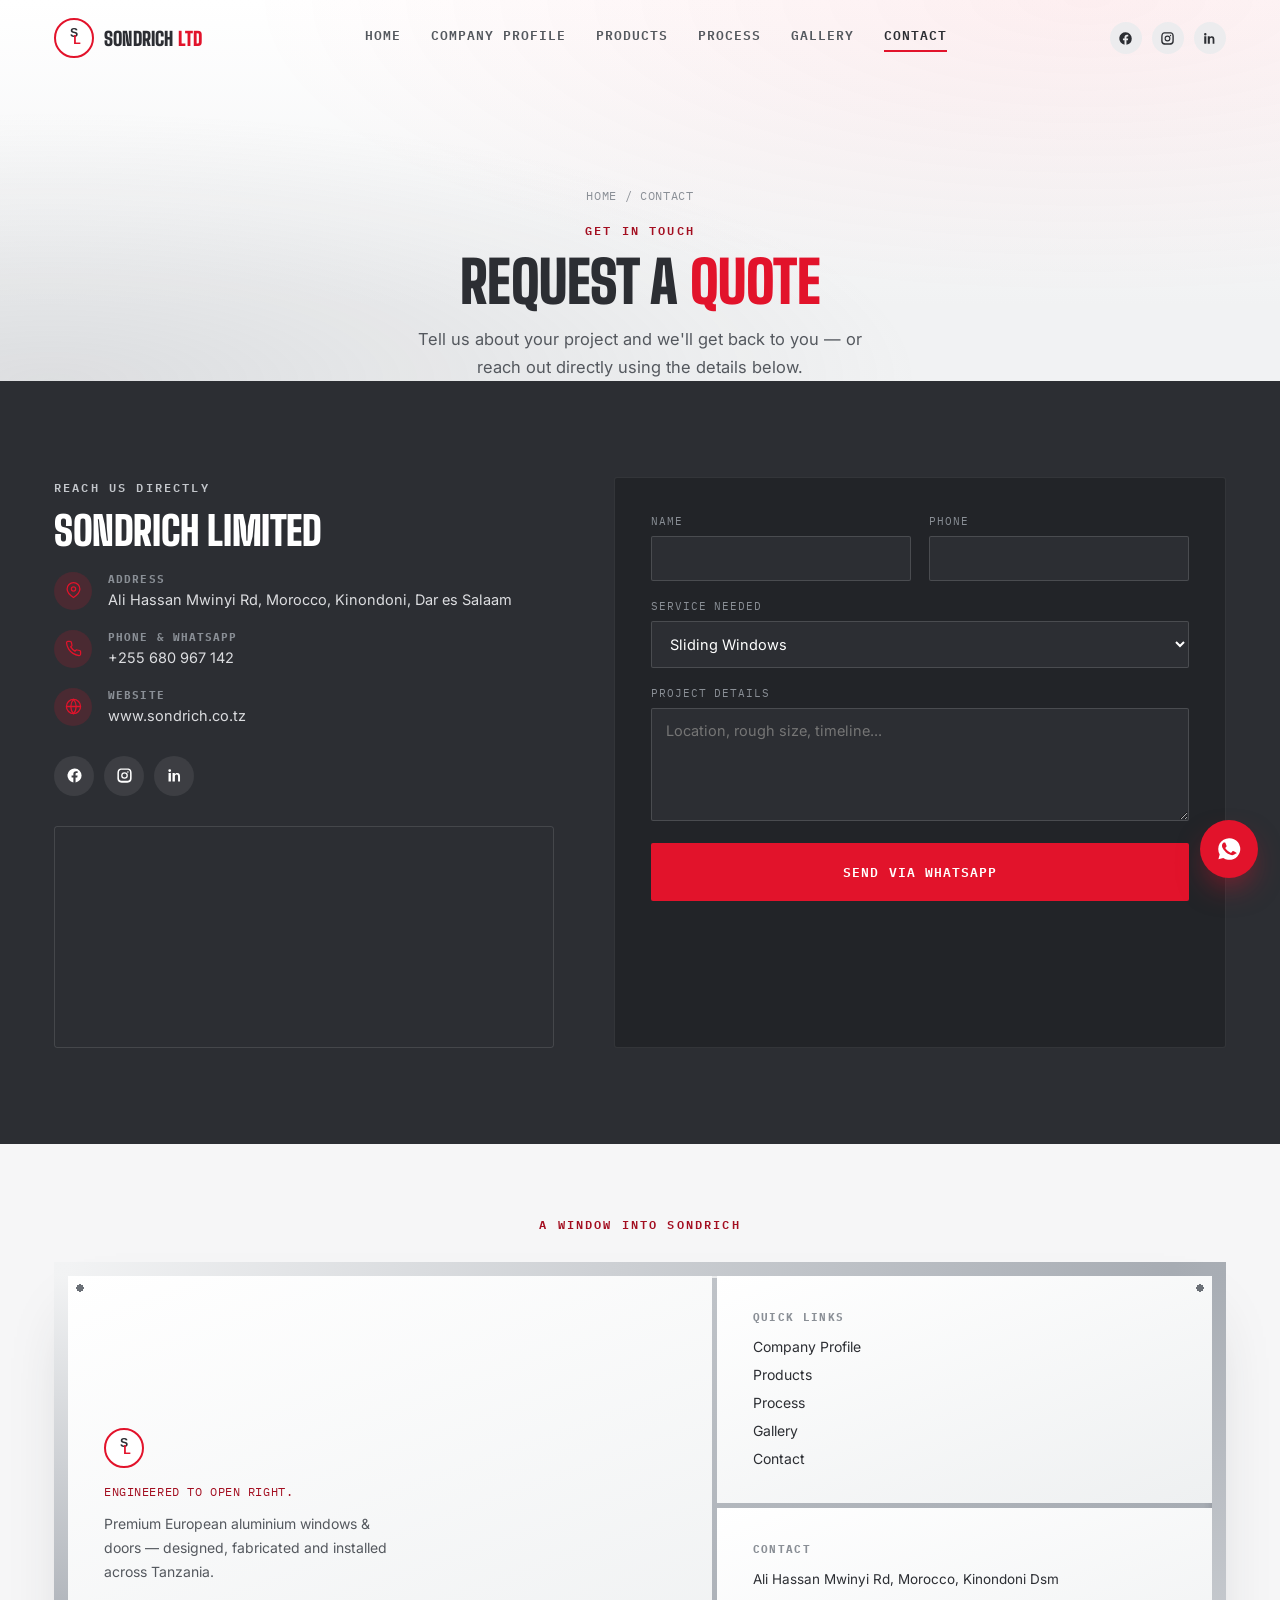
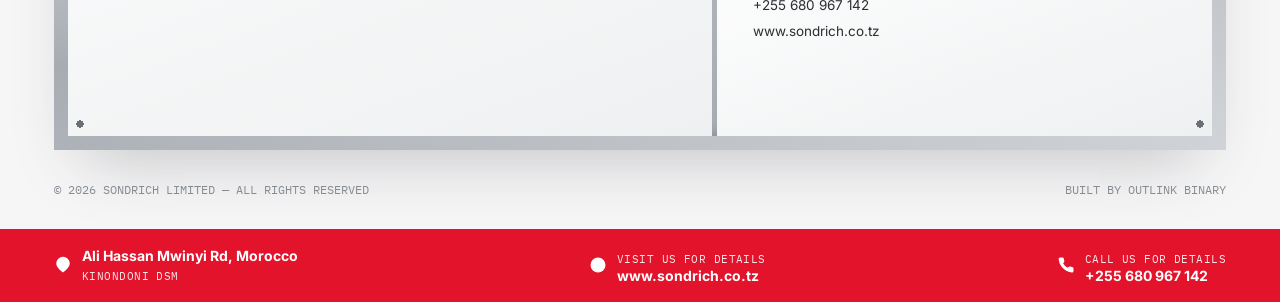
<file: contact.html>
<!DOCTYPE html>
<html lang="en">
<head>
<meta charset="UTF-8">
<meta name="viewport" content="width=device-width, initial-scale=1.0">
<title>Contact — Sondrich Limited</title>
<meta name="description" content="Get in touch with Sondrich Limited for a quote on European aluminium windows and doors — Kinondoni, Dar es Salaam.">
<link rel="preconnect" href="https://fonts.googleapis.com">
<link rel="preconnect" href="https://fonts.gstatic.com" crossorigin>
<link href="https://fonts.googleapis.com/css2?family=Big+Shoulders+Display:wght@600;800;900&family=Inter:wght@400;500;600;700&family=IBM+Plex+Mono:wght@500;600&display=swap" rel="stylesheet">
<link rel="stylesheet" href="styles.css">
</head>
<body>

<header class="site-header" id="siteHeader">
  <div class="container">
    <a href="index.html" class="logo">
      <span class="logo-badge"><svg viewBox="0 0 100 100"><text x="50" y="46" text-anchor="middle" font-family="Arial,sans-serif" font-weight="900" font-size="34" fill="#2c2e33">S</text><text x="58" y="68" text-anchor="middle" font-family="Arial,sans-serif" font-weight="900" font-size="34" fill="#e2132b">L</text></svg></span>
      <span class="logo-word">SONDRICH <span>LTD</span></span>
    </a>
    <nav class="nav-links">
      <a href="index.html">Home</a><a href="about.html">Company Profile</a><a href="products.html">Products</a>
      <a href="process.html">Process</a><a href="gallery.html">Gallery</a><a href="contact.html">Contact</a>
    </nav>
    <div class="header-right">
      <div class="social-row">
        <a href="https://facebook.com" aria-label="Facebook" target="_blank" rel="noopener"><svg viewBox="0 0 24 24"><path d="M22 12a10 10 0 1 0-11.6 9.9v-7H7.9V12h2.5V9.8c0-2.5 1.5-3.9 3.8-3.9 1.1 0 2.2.2 2.2.2v2.5h-1.3c-1.2 0-1.6.8-1.6 1.6V12h2.8l-.4 2.9h-2.4v7A10 10 0 0 0 22 12Z"/></svg></a>
        <a href="https://www.instagram.com/sondrichlimited" aria-label="Instagram" target="_blank" rel="noopener"><svg viewBox="0 0 24 24"><path d="M12 2c2.7 0 3 0 4.1.06 1.1.05 1.8.22 2.5.47.7.27 1.2.6 1.8 1.16.6.6.9 1.1 1.16 1.8.25.7.42 1.4.47 2.5.06 1.1.06 1.4.06 4.1s0 3-.06 4.1c-.05 1.1-.22 1.8-.47 2.5-.27.7-.6 1.2-1.16 1.8-.6.6-1.1.9-1.8 1.16-.7.25-1.4.42-2.5.47-1.1.06-1.4.06-4.1.06s-3 0-4.1-.06c-1.1-.05-1.8-.22-2.5-.47a5 5 0 0 1-1.8-1.16 5 5 0 0 1-1.16-1.8c-.25-.7-.42-1.4-.47-2.5C2 15 2 14.7 2 12s0-3 .06-4.1c.05-1.1.22-1.8.47-2.5.27-.7.6-1.2 1.16-1.8.6-.6 1.1-.9 1.8-1.16.7-.25 1.4-.42 2.5-.47C9 2 9.3 2 12 2Zm0 1.8c-2.6 0-2.9 0-4 .06-.9.04-1.4.18-1.7.3-.45.17-.77.38-1.1.71-.33.33-.54.65-.71 1.1-.12.3-.26.8-.3 1.7-.06 1.1-.06 1.4-.06 4s0 2.9.06 4c.04.9.18 1.4.3 1.7.17.45.38.77.71 1.1.33.33.65.54 1.1.71.3.12.8.26 1.7.3 1.1.06 1.4.06 4 .06s2.9 0 4-.06c.9-.04 1.4-.18 1.7-.3.45-.17.77-.38 1.1-.71.33-.33.54-.65.71-1.1.12-.3.26-.8.3-1.7.06-1.1.06-1.4.06-4s0-2.9-.06-4c-.04-.9-.18-1.4-.3-1.7a2.9 2.9 0 0 0-.71-1.1 2.9 2.9 0 0 0-1.1-.71c-.3-.12-.8-.26-1.7-.3-1.1-.06-1.4-.06-4-.06Zm0 3.5a4.7 4.7 0 1 1 0 9.4 4.7 4.7 0 0 1 0-9.4Zm0 1.8a2.9 2.9 0 1 0 0 5.8 2.9 2.9 0 0 0 0-5.8Zm5.9-2a1.1 1.1 0 1 1-2.2 0 1.1 1.1 0 0 1 2.2 0Z"/></svg></a>
        <a href="https://linkedin.com" aria-label="LinkedIn" target="_blank" rel="noopener"><svg viewBox="0 0 24 24"><path d="M6.94 8.5H3.56V20.4h3.38V8.5ZM5.25 3.1a1.96 1.96 0 1 0 0 3.92 1.96 1.96 0 0 0 0-3.92ZM20.4 20.4h-3.37v-6.24c0-1.49-.03-3.4-2.07-3.4-2.08 0-2.4 1.62-2.4 3.3v6.34H9.2V8.5h3.24v1.63h.05c.45-.86 1.56-1.77 3.22-1.77 3.45 0 4.09 2.27 4.09 5.22v6.82Z"/></svg></a>
      </div>
      <button class="burger" id="burgerBtn" aria-label="Open menu"><span></span><span></span><span></span></button>
    </div>
  </div>
</header>

<div class="mobile-menu" id="mobileMenu">
  <a href="index.html">Home</a><a href="about.html">Company Profile</a><a href="products.html">Products</a>
  <a href="process.html">Process</a><a href="gallery.html">Gallery</a><a href="contact.html">Contact</a>
</div>

<!-- ================= PAGE HERO ================= -->
<section class="page-hero" style="padding-bottom:0;">
  <div class="container" style="grid-template-columns:1fr;text-align:center;">
    <div style="max-width:680px;margin:0 auto;">
      <p class="crumb"><a href="index.html">Home</a> / Contact</p>
      <p class="eyebrow" style="margin-top:14px;">Get In Touch</p>
      <h1>Request a <em>Quote</em></h1>
      <p class="lead" style="margin:0 auto;">Tell us about your project and we'll get back to you — or reach out directly using the details below.</p>
    </div>
  </div>
</section>

<!-- ================= CONTACT LAYOUT ================= -->
<section class="dark-section">
  <div class="container">
    <div class="contact-layout">
      <div class="reveal slide-left">
        <p class="eyebrow">Reach Us Directly</p>
        <h2 style="font-size:clamp(28px,3.6vw,40px);text-transform:uppercase;color:#fff;margin:14px 0 22px;">Sondrich Limited</h2>

        <div class="contact-rows">
          <!-- CONTACT DETAILS -->
          <div class="contact-row"><span class="ic"><svg viewBox="0 0 24 24"><path d="M21 10c0 6-9 12-9 12s-9-6-9-12a9 9 0 1 1 18 0Z"/><circle cx="12" cy="10" r="3"/></svg></span><div><strong>Address</strong><span class="txt">Ali Hassan Mwinyi Rd, Morocco, Kinondoni, Dar es Salaam</span></div></div>
          <div class="contact-row"><span class="ic"><svg viewBox="0 0 24 24"><path d="M22 16.9v3a2 2 0 0 1-2.2 2 19.8 19.8 0 0 1-8.6-3 19.5 19.5 0 0 1-6-6 19.8 19.8 0 0 1-3-8.7A2 2 0 0 1 4.1 2h3a2 2 0 0 1 2 1.7c.1.9.3 1.8.6 2.7a2 2 0 0 1-.4 2.1L8.1 9.7a16 16 0 0 0 6 6l1.2-1.2a2 2 0 0 1 2.1-.4c.9.3 1.8.5 2.7.6a2 2 0 0 1 1.9 2.2Z"/></svg></span><div><strong>Phone &amp; WhatsApp</strong><a href="tel:+255680967142">+255 680 967 142</a></div></div>
          <div class="contact-row"><span class="ic"><svg viewBox="0 0 24 24"><circle cx="12" cy="12" r="10"/><path d="M2 12h20M12 2a15 15 0 0 1 0 20 15 15 0 0 1 0-20Z"/></svg></span><div><strong>Website</strong><a href="https://www.sondrich.co.tz" target="_blank" rel="noopener">www.sondrich.co.tz</a></div></div>
        </div>

        <div class="social-row lg" style="margin-top:30px;">
          <a href="https://facebook.com" aria-label="Facebook" target="_blank" rel="noopener"><svg viewBox="0 0 24 24"><path d="M22 12a10 10 0 1 0-11.6 9.9v-7H7.9V12h2.5V9.8c0-2.5 1.5-3.9 3.8-3.9 1.1 0 2.2.2 2.2.2v2.5h-1.3c-1.2 0-1.6.8-1.6 1.6V12h2.8l-.4 2.9h-2.4v7A10 10 0 0 0 22 12Z"/></svg></a>
          <a href="https://www.instagram.com/sondrichlimited" aria-label="Instagram" target="_blank" rel="noopener"><svg viewBox="0 0 24 24"><path d="M12 2c2.7 0 3 0 4.1.06 1.1.05 1.8.22 2.5.47.7.27 1.2.6 1.8 1.16.6.6.9 1.1 1.16 1.8.25.7.42 1.4.47 2.5.06 1.1.06 1.4.06 4.1s0 3-.06 4.1c-.05 1.1-.22 1.8-.47 2.5-.27.7-.6 1.2-1.16 1.8-.6.6-1.1.9-1.8 1.16-.7.25-1.4.42-2.5.47-1.1.06-1.4.06-4.1.06s-3 0-4.1-.06c-1.1-.05-1.8-.22-2.5-.47a5 5 0 0 1-1.8-1.16 5 5 0 0 1-1.16-1.8c-.25-.7-.42-1.4-.47-2.5C2 15 2 14.7 2 12s0-3 .06-4.1c.05-1.1.22-1.8.47-2.5.27-.7.6-1.2 1.16-1.8.6-.6 1.1-.9 1.8-1.16.7-.25 1.4-.42 2.5-.47C9 2 9.3 2 12 2Zm0 1.8c-2.6 0-2.9 0-4 .06-.9.04-1.4.18-1.7.3-.45.17-.77.38-1.1.71-.33.33-.54.65-.71 1.1-.12.3-.26.8-.3 1.7-.06 1.1-.06 1.4-.06 4s0 2.9.06 4c.04.9.18 1.4.3 1.7.17.45.38.77.71 1.1.33.33.65.54 1.1.71.3.12.8.26 1.7.3 1.1.06 1.4.06 4 .06s2.9 0 4-.06c.9-.04 1.4-.18 1.7-.3.45-.17.77-.38 1.1-.71.33-.33.54-.65.71-1.1.12-.3.26-.8.3-1.7.06-1.1.06-1.4.06-4s0-2.9-.06-4c-.04-.9-.18-1.4-.3-1.7a2.9 2.9 0 0 0-.71-1.1 2.9 2.9 0 0 0-1.1-.71c-.3-.12-.8-.26-1.7-.3-1.1-.06-1.4-.06-4-.06Zm0 3.5a4.7 4.7 0 1 1 0 9.4 4.7 4.7 0 0 1 0-9.4Zm0 1.8a2.9 2.9 0 1 0 0 5.8 2.9 2.9 0 0 0 0-5.8Zm5.9-2a1.1 1.1 0 1 1-2.2 0 1.1 1.1 0 0 1 2.2 0Z"/></svg></a>
          <a href="https://linkedin.com" aria-label="LinkedIn" target="_blank" rel="noopener"><svg viewBox="0 0 24 24"><path d="M6.94 8.5H3.56V20.4h3.38V8.5ZM5.25 3.1a1.96 1.96 0 1 0 0 3.92 1.96 1.96 0 0 0 0-3.92ZM20.4 20.4h-3.37v-6.24c0-1.49-.03-3.4-2.07-3.4-2.08 0-2.4 1.62-2.4 3.3v6.34H9.2V8.5h3.24v1.63h.05c.45-.86 1.56-1.77 3.22-1.77 3.45 0 4.09 2.27 4.09 5.22v6.82Z"/></svg></a>
        </div>

        <div class="map-embed reveal">
          <iframe src="https://www.google.com/maps?q=Ali+Hassan+Mwinyi+Road,+Kinondoni,+Dar+es+Salaam,+Tanzania&output=embed" loading="lazy" referrerpolicy="no-referrer-when-downgrade" title="Sondrich Limited location"></iframe>
        </div>
      </div>

      <form class="quote-form reveal slide-right" id="quoteForm">
        <div class="form-grid2">
          <div class="form-row"><label for="qName">Name</label><input id="qName" type="text" required></div>
          <div class="form-row"><label for="qPhone">Phone</label><input id="qPhone" type="tel" required></div>
        </div>
        <div class="form-row">
          <label for="qService">Service Needed</label>
          <select id="qService">
            <option>Sliding Windows</option><option>Casement Windows</option><option>Tilt &amp; Turn Windows</option>
            <option>Awning Windows</option><option>Sliding Doors</option><option>Folding / Bi-fold Doors</option>
            <option>French Doors</option><option>Shopfronts &amp; Curtain Walling</option><option>Not sure yet</option>
          </select>
        </div>
        <div class="form-row"><label for="qMsg">Project Details</label><textarea id="qMsg" rows="5" placeholder="Location, rough size, timeline..."></textarea></div>
        <button type="submit" class="btn btn-primary" style="width:100%;justify-content:center;">Send via WhatsApp</button>
      </form>
    </div>
  </div>
</section>

<!-- ================= FOOTER ================= -->
<footer class="site-footer">
  <p class="footer-eyebrow eyebrow">A Window Into Sondrich</p>
  <div class="footer-window">
    <div class="footer-window-frame reveal">
      <div class="footer-pane a">
        <span class="logo-badge"><svg viewBox="0 0 100 100"><text x="50" y="46" text-anchor="middle" font-family="Arial,sans-serif" font-weight="900" font-size="34" fill="#2c2e33">S</text><text x="58" y="68" text-anchor="middle" font-family="Arial,sans-serif" font-weight="900" font-size="34" fill="#e2132b">L</text></svg></span>
        <p class="tagline">Engineered to open right.</p>
        <p class="about-line">Premium European aluminium windows &amp; doors — designed, fabricated and installed across Tanzania.</p>
      </div>
      <div class="footer-pane b">
        <h4>Quick Links</h4>
        <div class="footer-links"><a href="about.html">Company Profile</a><a href="products.html">Products</a><a href="process.html">Process</a><a href="gallery.html">Gallery</a><a href="contact.html">Contact</a></div>
      </div>
      <div class="footer-pane c">
        <h4>Contact</h4>
        <div class="footer-contact"><span>Ali Hassan Mwinyi Rd, Morocco, Kinondoni Dsm</span><a href="tel:+255680967142">+255 680 967 142</a><a href="https://www.sondrich.co.tz" target="_blank" rel="noopener">www.sondrich.co.tz</a></div>
      </div>
    </div>
  </div>
  <div class="footer-meta"><span>© 2026 SONDRICH LIMITED — ALL RIGHTS RESERVED</span><span>BUILT BY OUTLINK BINARY</span></div>
  <div class="footer-sill">
    <div class="container" style="display:flex;flex-wrap:wrap;gap:24px;justify-content:space-between;align-items:center;width:100%;">
      <div class="fb-item"><svg viewBox="0 0 24 24"><path d="M21 10c0 6-9 12-9 12s-9-6-9-12a9 9 0 1 1 18 0Z"/></svg><div><strong>Ali Hassan Mwinyi Rd, Morocco</strong><span>Kinondoni Dsm</span></div></div>
      <div class="fb-item"><svg viewBox="0 0 24 24"><circle cx="12" cy="12" r="10"/></svg><div><span>Visit us for details</span><strong>www.sondrich.co.tz</strong></div></div>
      <div class="fb-item"><svg viewBox="0 0 24 24"><path d="M22 16.9v3a2 2 0 0 1-2.2 2 19.8 19.8 0 0 1-8.6-3 19.5 19.5 0 0 1-6-6 19.8 19.8 0 0 1-3-8.7A2 2 0 0 1 4.1 2h3a2 2 0 0 1 2 1.7c.1.9.3 1.8.6 2.7a2 2 0 0 1-.4 2.1L8.1 9.7a16 16 0 0 0 6 6l1.2-1.2a2 2 0 0 1 2.1-.4c.9.3 1.8.5 2.7.6a2 2 0 0 1 1.9 2.2Z"/></svg><div><span>Call us for details</span><strong>+255 680 967 142</strong></div></div>
    </div>
  </div>
</footer>

<a class="float-wa" href="https://wa.me/255680967142?text=Hello%20Sondrich%2C%20I%27d%20like%20a%20quote." target="_blank" rel="noopener" aria-label="Chat on WhatsApp">
  <svg viewBox="0 0 24 24"><path d="M12 2a10 10 0 0 0-8.6 15l-1.2 4.4 4.5-1.2A10 10 0 1 0 12 2Zm5.8 14.2c-.2.7-1.4 1.3-2 1.4-.5.1-1.2.2-3.7-.8-3.1-1.2-5.1-4.4-5.3-4.6-.1-.2-1.3-1.7-1.3-3.2s.8-2.3 1.1-2.6c.3-.3.6-.4.8-.4h.6c.2 0 .5-.1.7.5.3.7.9 2.3 1 2.5.1.2.1.4 0 .6-.1.2-.2.3-.3.5-.2.2-.3.4-.5.5-.2.2-.4.4-.2.7.2.3.9 1.5 2 2.4 1.3 1.2 2.4 1.6 2.8 1.7.3.1.5.1.7-.1.2-.2.8-.9 1-1.2.2-.3.4-.3.7-.2.3.1 1.9.9 2.2 1.1.3.1.5.2.6.3.1.2.1.9-.1 1.6Z"/></svg>
</a>
<button class="to-top" id="toTop" aria-label="Scroll to top"><svg viewBox="0 0 24 24"><path d="M12 19V5M5 12l7-7 7 7"/></svg></button>

<script src="script.js" defer></script>
</body>
</html>
</file>
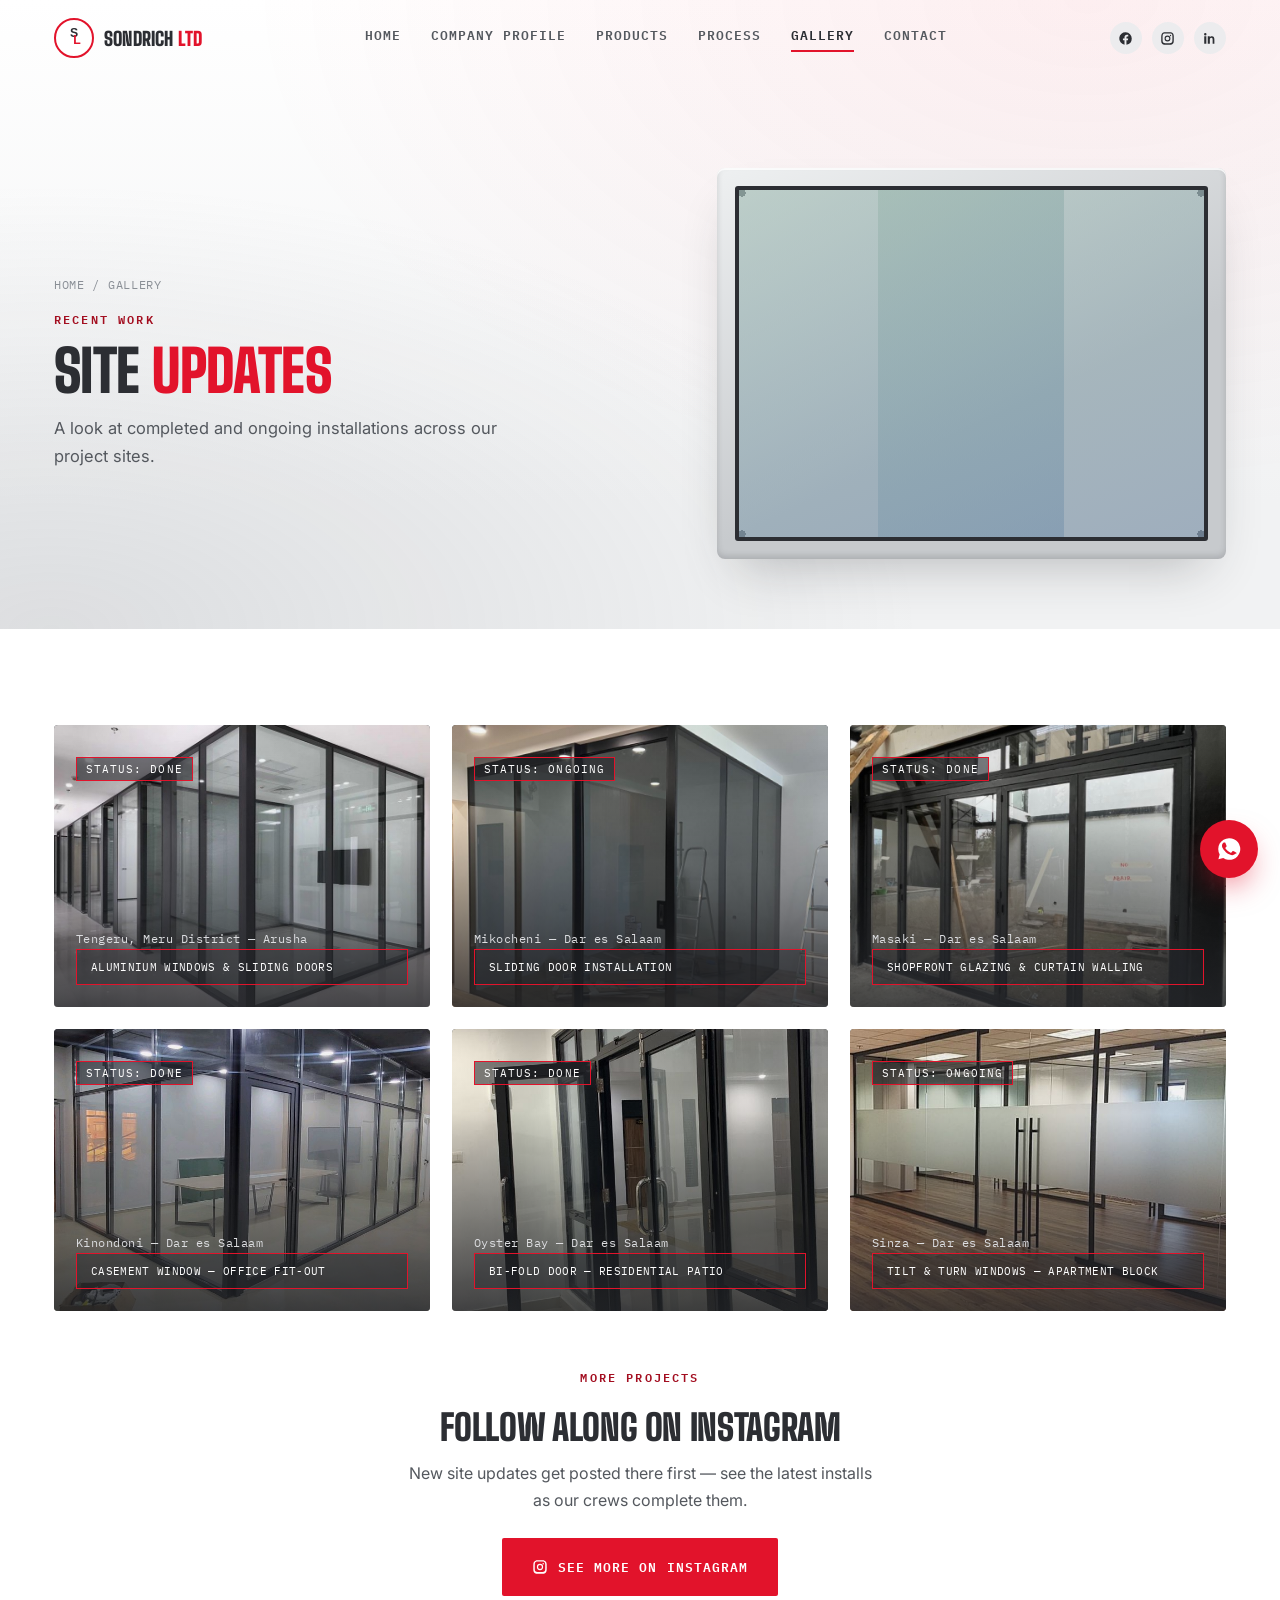
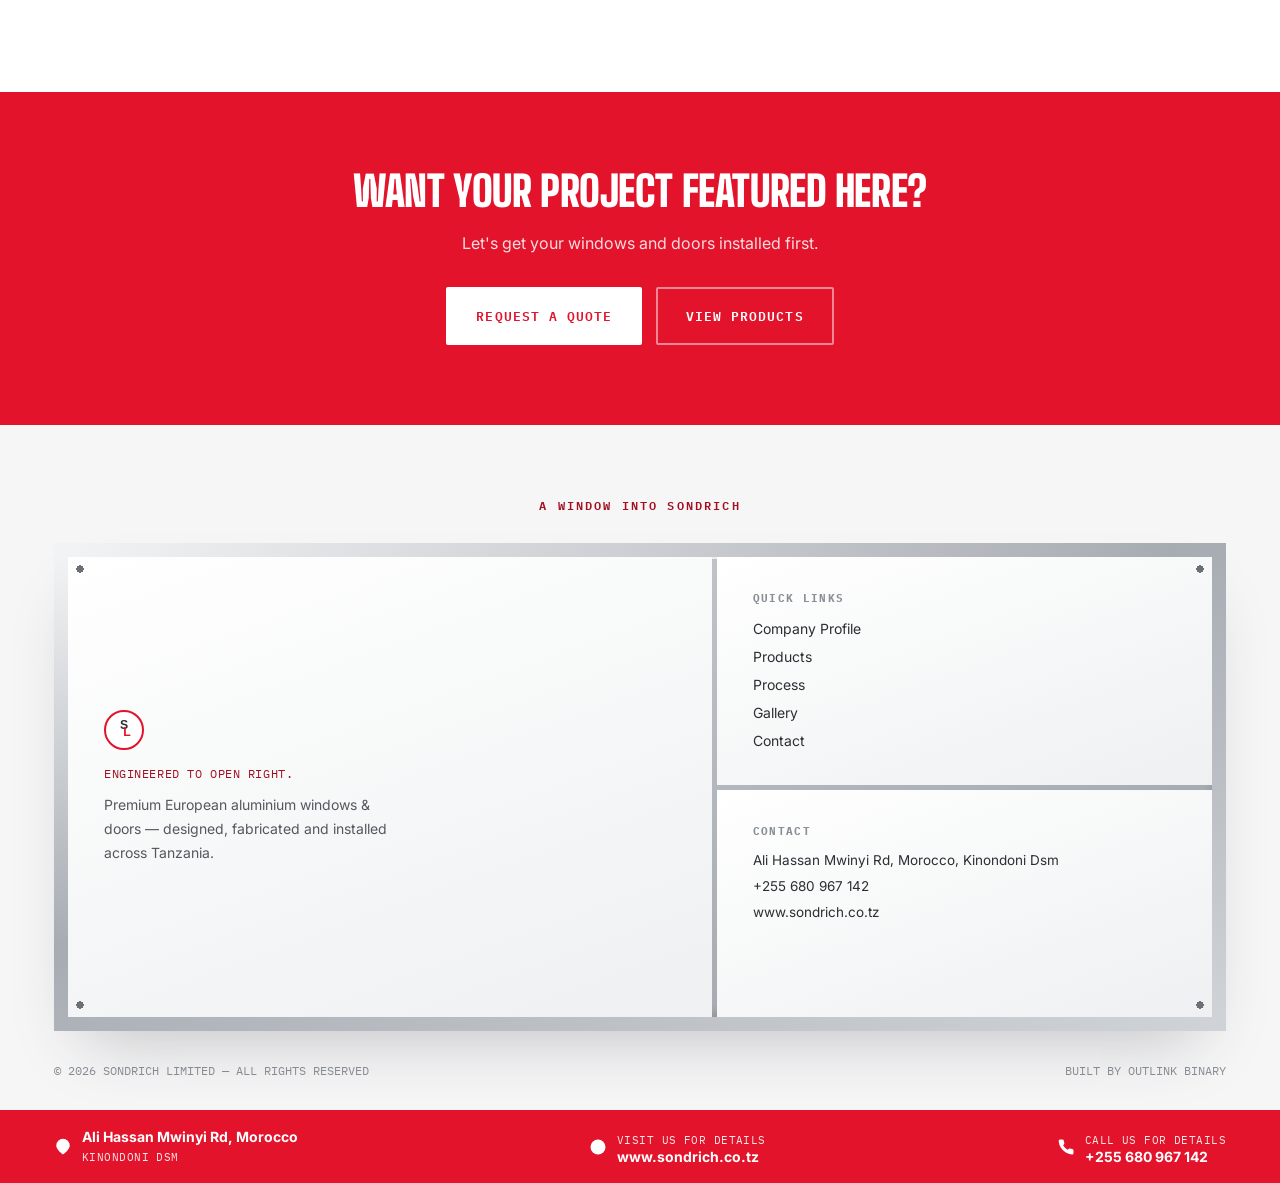
<file: gallery.html>
<!DOCTYPE html>
<html lang="en">
<head>
<meta charset="UTF-8">
<meta name="viewport" content="width=device-width, initial-scale=1.0">
<title>Project Gallery — Sondrich Limited</title>
<meta name="description" content="Completed Sondrich Limited window and door installations across Tanzania — site updates and project photography.">
<link rel="preconnect" href="https://fonts.googleapis.com">
<link rel="preconnect" href="https://fonts.gstatic.com" crossorigin>
<link href="https://fonts.googleapis.com/css2?family=Big+Shoulders+Display:wght@600;800;900&family=Inter:wght@400;500;600;700&family=IBM+Plex+Mono:wght@500;600&display=swap" rel="stylesheet">
<link rel="stylesheet" href="styles.css">
</head>
<body>

<header class="site-header" id="siteHeader">
  <div class="container">
    <a href="index.html" class="logo">
      <span class="logo-badge"><svg viewBox="0 0 100 100"><text x="50" y="46" text-anchor="middle" font-family="Arial,sans-serif" font-weight="900" font-size="34" fill="#2c2e33">S</text><text x="58" y="68" text-anchor="middle" font-family="Arial,sans-serif" font-weight="900" font-size="34" fill="#e2132b">L</text></svg></span>
      <span class="logo-word">SONDRICH <span>LTD</span></span>
    </a>
    <nav class="nav-links">
      <a href="index.html">Home</a><a href="about.html">Company Profile</a><a href="products.html">Products</a>
      <a href="process.html">Process</a><a href="gallery.html">Gallery</a><a href="contact.html">Contact</a>
    </nav>
    <div class="header-right">
      <div class="social-row">
        <a href="https://facebook.com" aria-label="Facebook" target="_blank" rel="noopener"><svg viewBox="0 0 24 24"><path d="M22 12a10 10 0 1 0-11.6 9.9v-7H7.9V12h2.5V9.8c0-2.5 1.5-3.9 3.8-3.9 1.1 0 2.2.2 2.2.2v2.5h-1.3c-1.2 0-1.6.8-1.6 1.6V12h2.8l-.4 2.9h-2.4v7A10 10 0 0 0 22 12Z"/></svg></a>
        <a href="https://www.instagram.com/sondrichlimited" aria-label="Instagram" target="_blank" rel="noopener"><svg viewBox="0 0 24 24"><path d="M12 2c2.7 0 3 0 4.1.06 1.1.05 1.8.22 2.5.47.7.27 1.2.6 1.8 1.16.6.6.9 1.1 1.16 1.8.25.7.42 1.4.47 2.5.06 1.1.06 1.4.06 4.1s0 3-.06 4.1c-.05 1.1-.22 1.8-.47 2.5-.27.7-.6 1.2-1.16 1.8-.6.6-1.1.9-1.8 1.16-.7.25-1.4.42-2.5.47-1.1.06-1.4.06-4.1.06s-3 0-4.1-.06c-1.1-.05-1.8-.22-2.5-.47a5 5 0 0 1-1.8-1.16 5 5 0 0 1-1.16-1.8c-.25-.7-.42-1.4-.47-2.5C2 15 2 14.7 2 12s0-3 .06-4.1c.05-1.1.22-1.8.47-2.5.27-.7.6-1.2 1.16-1.8.6-.6 1.1-.9 1.8-1.16.7-.25 1.4-.42 2.5-.47C9 2 9.3 2 12 2Zm0 1.8c-2.6 0-2.9 0-4 .06-.9.04-1.4.18-1.7.3-.45.17-.77.38-1.1.71-.33.33-.54.65-.71 1.1-.12.3-.26.8-.3 1.7-.06 1.1-.06 1.4-.06 4s0 2.9.06 4c.04.9.18 1.4.3 1.7.17.45.38.77.71 1.1.33.33.65.54 1.1.71.3.12.8.26 1.7.3 1.1.06 1.4.06 4 .06s2.9 0 4-.06c.9-.04 1.4-.18 1.7-.3.45-.17.77-.38 1.1-.71.33-.33.54-.65.71-1.1.12-.3.26-.8.3-1.7.06-1.1.06-1.4.06-4s0-2.9-.06-4c-.04-.9-.18-1.4-.3-1.7a2.9 2.9 0 0 0-.71-1.1 2.9 2.9 0 0 0-1.1-.71c-.3-.12-.8-.26-1.7-.3-1.1-.06-1.4-.06-4-.06Zm0 3.5a4.7 4.7 0 1 1 0 9.4 4.7 4.7 0 0 1 0-9.4Zm0 1.8a2.9 2.9 0 1 0 0 5.8 2.9 2.9 0 0 0 0-5.8Zm5.9-2a1.1 1.1 0 1 1-2.2 0 1.1 1.1 0 0 1 2.2 0Z"/></svg></a>
        <a href="https://linkedin.com" aria-label="LinkedIn" target="_blank" rel="noopener"><svg viewBox="0 0 24 24"><path d="M6.94 8.5H3.56V20.4h3.38V8.5ZM5.25 3.1a1.96 1.96 0 1 0 0 3.92 1.96 1.96 0 0 0 0-3.92ZM20.4 20.4h-3.37v-6.24c0-1.49-.03-3.4-2.07-3.4-2.08 0-2.4 1.62-2.4 3.3v6.34H9.2V8.5h3.24v1.63h.05c.45-.86 1.56-1.77 3.22-1.77 3.45 0 4.09 2.27 4.09 5.22v6.82Z"/></svg></a>
      </div>
      <button class="burger" id="burgerBtn" aria-label="Open menu"><span></span><span></span><span></span></button>
    </div>
  </div>
</header>

<div class="mobile-menu" id="mobileMenu">
  <a href="index.html">Home</a><a href="about.html">Company Profile</a><a href="products.html">Products</a>
  <a href="process.html">Process</a><a href="gallery.html">Gallery</a><a href="contact.html">Contact</a>
</div>

<!-- ================= PAGE HERO ================= -->
<section class="page-hero">
  <div class="container">
    <div>
      <p class="crumb"><a href="index.html">Home</a> / Gallery</p>
      <p class="eyebrow" style="margin-top:14px;">Recent Work</p>
      <h1>Site <em>Updates</em></h1>
      <p class="lead">A look at completed and ongoing installations across our project sites.</p>
    </div>
    <div class="frame-wrap reveal slide-right">
      <div class="glass-anim c-door"><div class="gpane a"></div><div class="gpane b"></div></div>
    </div>
  </div>
</section>

<!-- ================= GALLERY GRID ================= -->
<section>
  <div class="container">
    <div class="gallery-grid reveal-stagger">
      <div class="gallery-card"><div class="glass-fx" style="background-image:url('img/project-tengeru.jpeg');background-size:cover;background-position:center;"></div><div class="overlay"><div class="gallery-top"><span class="status-tag">Status: Done</span></div><div><p class="gallery-loc">Tengeru, Meru District — Arusha</p><div class="gallery-caption">Aluminium windows &amp; sliding doors</div></div></div></div>
      <div class="gallery-card"><div class="glass-fx" style="background-image:url('img/project-mikocheni.jpeg');background-size:cover;background-position:center;"></div><div class="overlay"><div class="gallery-top"><span class="status-tag">Status: Ongoing</span></div><div><p class="gallery-loc">Mikocheni — Dar es Salaam</p><div class="gallery-caption">Sliding door installation</div></div></div></div>
      <div class="gallery-card"><div class="glass-fx" style="background-image:url('img/project-masaki.jpeg');background-size:cover;background-position:center;"></div><div class="overlay"><div class="gallery-top"><span class="status-tag">Status: Done</span></div><div><p class="gallery-loc">Masaki — Dar es Salaam</p><div class="gallery-caption">Shopfront glazing &amp; curtain walling</div></div></div></div>
      <div class="gallery-card"><div class="glass-fx" style="background-image:url('img/project-kinondoni.jpeg');background-size:cover;background-position:center;"></div><div class="overlay"><div class="gallery-top"><span class="status-tag">Status: Done</span></div><div><p class="gallery-loc">Kinondoni — Dar es Salaam</p><div class="gallery-caption">Casement window — office fit-out</div></div></div></div>
      <div class="gallery-card"><div class="glass-fx" style="background-image:url('img/project-oysterbay.jpeg');background-size:cover;background-position:center;"></div><div class="overlay"><div class="gallery-top"><span class="status-tag">Status: Done</span></div><div><p class="gallery-loc">Oyster Bay — Dar es Salaam</p><div class="gallery-caption">Bi-fold door — residential patio</div></div></div></div>
      <div class="gallery-card"><div class="glass-fx" style="background-image:url('img/project-sinza.jpeg');background-size:cover;background-position:center;"></div><div class="overlay"><div class="gallery-top"><span class="status-tag">Status: Ongoing</span></div><div><p class="gallery-loc">Sinza — Dar es Salaam</p><div class="gallery-caption">Tilt &amp; turn windows — apartment block</div></div></div></div>
    </div>
    <div class="gallery-seemore reveal">
      <p class="eyebrow">More Projects</p>
      <h2>Follow Along on Instagram</h2>
      <p>New site updates get posted there first — see the latest installs as our crews complete them.</p>
      <a class="btn btn-primary" href="https://www.instagram.com/sondrichlimited" target="_blank" rel="noopener">
        <svg viewBox="0 0 24 24" width="16" height="16" fill="currentColor"><path d="M12 2c2.7 0 3 0 4.1.06 1.1.05 1.8.22 2.5.47.7.27 1.2.6 1.8 1.16.6.6.9 1.1 1.16 1.8.25.7.42 1.4.47 2.5.06 1.1.06 1.4.06 4.1s0 3-.06 4.1c-.05 1.1-.22 1.8-.47 2.5-.27.7-.6 1.2-1.16 1.8-.6.6-1.1.9-1.8 1.16-.7.25-1.4.42-2.5.47-1.1.06-1.4.06-4.1.06s-3 0-4.1-.06c-1.1-.05-1.8-.22-2.5-.47a5 5 0 0 1-1.8-1.16 5 5 0 0 1-1.16-1.8c-.25-.7-.42-1.4-.47-2.5C2 15 2 14.7 2 12s0-3 .06-4.1c.05-1.1.22-1.8.47-2.5.27-.7.6-1.2 1.16-1.8.6-.6 1.1-.9 1.8-1.16.7-.25 1.4-.42 2.5-.47C9 2 9.3 2 12 2Zm0 1.8c-2.6 0-2.9 0-4 .06-.9.04-1.4.18-1.7.3-.45.17-.77.38-1.1.71-.33.33-.54.65-.71 1.1-.12.3-.26.8-.3 1.7-.06 1.1-.06 1.4-.06 4s0 2.9.06 4c.04.9.18 1.4.3 1.7.17.45.38.77.71 1.1.33.33.65.54 1.1.71.3.12.8.26 1.7.3 1.1.06 1.4.06 4 .06s2.9 0 4-.06c.9-.04 1.4-.18 1.7-.3.45-.17.77-.38 1.1-.71.33-.33.54-.65.71-1.1.12-.3.26-.8.3-1.7.06-1.1.06-1.4.06-4s0-2.9-.06-4c-.04-.9-.18-1.4-.3-1.7a2.9 2.9 0 0 0-.71-1.1 2.9 2.9 0 0 0-1.1-.71c-.3-.12-.8-.26-1.7-.3-1.1-.06-1.4-.06-4-.06Zm0 3.5a4.7 4.7 0 1 1 0 9.4 4.7 4.7 0 0 1 0-9.4Zm0 1.8a2.9 2.9 0 1 0 0 5.8 2.9 2.9 0 0 0 0-5.8Zm5.9-2a1.1 1.1 0 1 1-2.2 0 1.1 1.1 0 0 1 2.2 0Z"/></svg>
        See More on Instagram
      </a>
    </div>
  </div>
</section>

<!-- ================= CTA ================= -->
<section class="cta-banner">
  <div class="container">
    <h2>Want Your Project Featured Here?</h2>
    <p>Let's get your windows and doors installed first.</p>
    <div style="display:flex;gap:14px;justify-content:center;flex-wrap:wrap;">
      <a class="btn btn-primary" href="contact.html">Request a Quote</a>
      <a class="btn btn-ghost" href="products.html">View Products</a>
    </div>
  </div>
</section>

<!-- ================= FOOTER ================= -->
<footer class="site-footer">
  <p class="footer-eyebrow eyebrow">A Window Into Sondrich</p>
  <div class="footer-window">
    <div class="footer-window-frame reveal">
      <div class="footer-pane a">
        <span class="logo-badge"><svg viewBox="0 0 100 100"><text x="50" y="46" text-anchor="middle" font-family="Arial,sans-serif" font-weight="900" font-size="34" fill="#2c2e33">S</text><text x="58" y="68" text-anchor="middle" font-family="Arial,sans-serif" font-weight="900" font-size="34" fill="#e2132b">L</text></svg></span>
        <p class="tagline">Engineered to open right.</p>
        <p class="about-line">Premium European aluminium windows &amp; doors — designed, fabricated and installed across Tanzania.</p>
      </div>
      <div class="footer-pane b">
        <h4>Quick Links</h4>
        <div class="footer-links"><a href="about.html">Company Profile</a><a href="products.html">Products</a><a href="process.html">Process</a><a href="gallery.html">Gallery</a><a href="contact.html">Contact</a></div>
      </div>
      <div class="footer-pane c">
        <h4>Contact</h4>
        <div class="footer-contact"><span>Ali Hassan Mwinyi Rd, Morocco, Kinondoni Dsm</span><a href="tel:+255680967142">+255 680 967 142</a><a href="https://www.sondrich.co.tz" target="_blank" rel="noopener">www.sondrich.co.tz</a></div>
      </div>
    </div>
  </div>
  <div class="footer-meta"><span>© 2026 SONDRICH LIMITED — ALL RIGHTS RESERVED</span><span>BUILT BY OUTLINK BINARY</span></div>
  <div class="footer-sill">
    <div class="container" style="display:flex;flex-wrap:wrap;gap:24px;justify-content:space-between;align-items:center;width:100%;">
      <div class="fb-item"><svg viewBox="0 0 24 24"><path d="M21 10c0 6-9 12-9 12s-9-6-9-12a9 9 0 1 1 18 0Z"/></svg><div><strong>Ali Hassan Mwinyi Rd, Morocco</strong><span>Kinondoni Dsm</span></div></div>
      <div class="fb-item"><svg viewBox="0 0 24 24"><circle cx="12" cy="12" r="10"/></svg><div><span>Visit us for details</span><strong>www.sondrich.co.tz</strong></div></div>
      <div class="fb-item"><svg viewBox="0 0 24 24"><path d="M22 16.9v3a2 2 0 0 1-2.2 2 19.8 19.8 0 0 1-8.6-3 19.5 19.5 0 0 1-6-6 19.8 19.8 0 0 1-3-8.7A2 2 0 0 1 4.1 2h3a2 2 0 0 1 2 1.7c.1.9.3 1.8.6 2.7a2 2 0 0 1-.4 2.1L8.1 9.7a16 16 0 0 0 6 6l1.2-1.2a2 2 0 0 1 2.1-.4c.9.3 1.8.5 2.7.6a2 2 0 0 1 1.9 2.2Z"/></svg><div><span>Call us for details</span><strong>+255 680 967 142</strong></div></div>
    </div>
  </div>
</footer>

<a class="float-wa" href="https://wa.me/255680967142?text=Hello%20Sondrich%2C%20I%27d%20like%20a%20quote." target="_blank" rel="noopener" aria-label="Chat on WhatsApp">
  <svg viewBox="0 0 24 24"><path d="M12 2a10 10 0 0 0-8.6 15l-1.2 4.4 4.5-1.2A10 10 0 1 0 12 2Zm5.8 14.2c-.2.7-1.4 1.3-2 1.4-.5.1-1.2.2-3.7-.8-3.1-1.2-5.1-4.4-5.3-4.6-.1-.2-1.3-1.7-1.3-3.2s.8-2.3 1.1-2.6c.3-.3.6-.4.8-.4h.6c.2 0 .5-.1.7.5.3.7.9 2.3 1 2.5.1.2.1.4 0 .6-.1.2-.2.3-.3.5-.2.2-.3.4-.5.5-.2.2-.4.4-.2.7.2.3.9 1.5 2 2.4 1.3 1.2 2.4 1.6 2.8 1.7.3.1.5.1.7-.1.2-.2.8-.9 1-1.2.2-.3.4-.3.7-.2.3.1 1.9.9 2.2 1.1.3.1.5.2.6.3.1.2.1.9-.1 1.6Z"/></svg>
</a>
<button class="to-top" id="toTop" aria-label="Scroll to top"><svg viewBox="0 0 24 24"><path d="M12 19V5M5 12l7-7 7 7"/></svg></button>

<script src="script.js" defer></script>
</body>
</html>
</file>
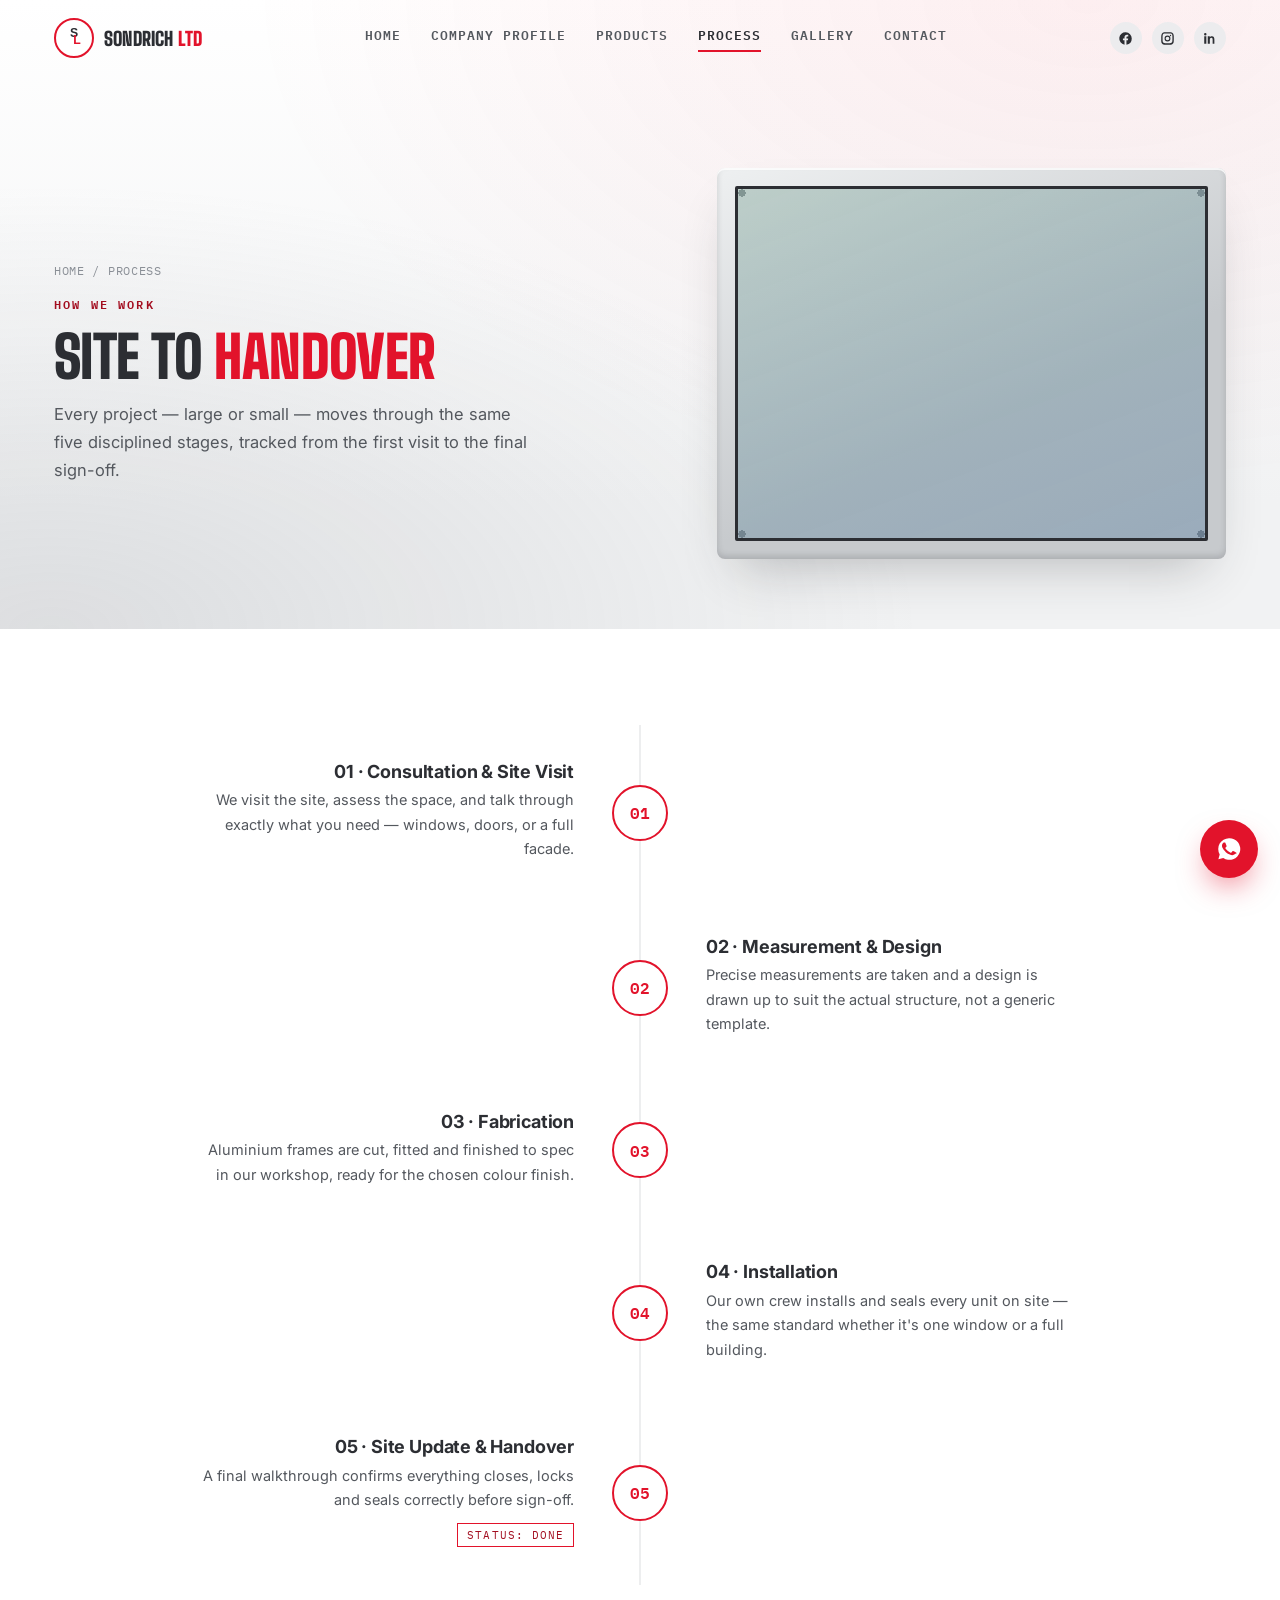
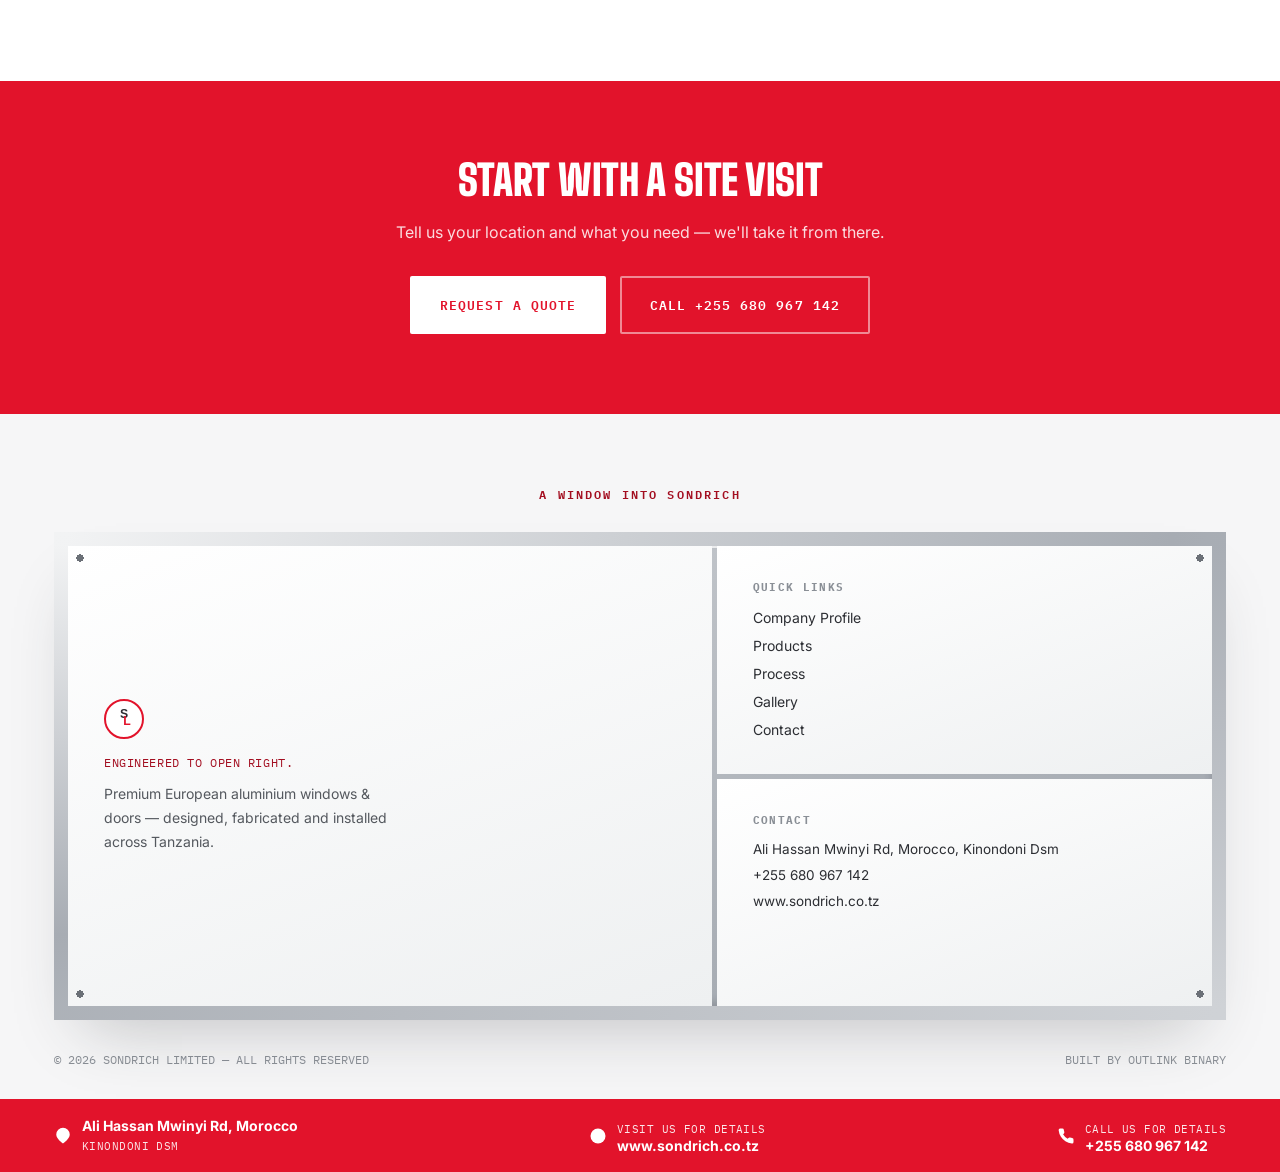
<file: process.html>
<!DOCTYPE html>
<html lang="en">
<head>
<meta charset="UTF-8">
<meta name="viewport" content="width=device-width, initial-scale=1.0">
<title>Our Process — Sondrich Limited</title>
<meta name="description" content="How Sondrich Limited takes a project from first site visit to final handover — consultation, measurement, fabrication, installation, and sign-off.">
<link rel="preconnect" href="https://fonts.googleapis.com">
<link rel="preconnect" href="https://fonts.gstatic.com" crossorigin>
<link href="https://fonts.googleapis.com/css2?family=Big+Shoulders+Display:wght@600;800;900&family=Inter:wght@400;500;600;700&family=IBM+Plex+Mono:wght@500;600&display=swap" rel="stylesheet">
<link rel="stylesheet" href="styles.css">
</head>
<body>

<header class="site-header" id="siteHeader">
  <div class="container">
    <a href="index.html" class="logo">
      <span class="logo-badge"><svg viewBox="0 0 100 100"><text x="50" y="46" text-anchor="middle" font-family="Arial,sans-serif" font-weight="900" font-size="34" fill="#2c2e33">S</text><text x="58" y="68" text-anchor="middle" font-family="Arial,sans-serif" font-weight="900" font-size="34" fill="#e2132b">L</text></svg></span>
      <span class="logo-word">SONDRICH <span>LTD</span></span>
    </a>
    <nav class="nav-links">
      <a href="index.html">Home</a><a href="about.html">Company Profile</a><a href="products.html">Products</a>
      <a href="process.html">Process</a><a href="gallery.html">Gallery</a><a href="contact.html">Contact</a>
    </nav>
    <div class="header-right">
      <div class="social-row">
        <a href="https://facebook.com" aria-label="Facebook" target="_blank" rel="noopener"><svg viewBox="0 0 24 24"><path d="M22 12a10 10 0 1 0-11.6 9.9v-7H7.9V12h2.5V9.8c0-2.5 1.5-3.9 3.8-3.9 1.1 0 2.2.2 2.2.2v2.5h-1.3c-1.2 0-1.6.8-1.6 1.6V12h2.8l-.4 2.9h-2.4v7A10 10 0 0 0 22 12Z"/></svg></a>
        <a href="https://www.instagram.com/sondrichlimited" aria-label="Instagram" target="_blank" rel="noopener"><svg viewBox="0 0 24 24"><path d="M12 2c2.7 0 3 0 4.1.06 1.1.05 1.8.22 2.5.47.7.27 1.2.6 1.8 1.16.6.6.9 1.1 1.16 1.8.25.7.42 1.4.47 2.5.06 1.1.06 1.4.06 4.1s0 3-.06 4.1c-.05 1.1-.22 1.8-.47 2.5-.27.7-.6 1.2-1.16 1.8-.6.6-1.1.9-1.8 1.16-.7.25-1.4.42-2.5.47-1.1.06-1.4.06-4.1.06s-3 0-4.1-.06c-1.1-.05-1.8-.22-2.5-.47a5 5 0 0 1-1.8-1.16 5 5 0 0 1-1.16-1.8c-.25-.7-.42-1.4-.47-2.5C2 15 2 14.7 2 12s0-3 .06-4.1c.05-1.1.22-1.8.47-2.5.27-.7.6-1.2 1.16-1.8.6-.6 1.1-.9 1.8-1.16.7-.25 1.4-.42 2.5-.47C9 2 9.3 2 12 2Zm0 1.8c-2.6 0-2.9 0-4 .06-.9.04-1.4.18-1.7.3-.45.17-.77.38-1.1.71-.33.33-.54.65-.71 1.1-.12.3-.26.8-.3 1.7-.06 1.1-.06 1.4-.06 4s0 2.9.06 4c.04.9.18 1.4.3 1.7.17.45.38.77.71 1.1.33.33.65.54 1.1.71.3.12.8.26 1.7.3 1.1.06 1.4.06 4 .06s2.9 0 4-.06c.9-.04 1.4-.18 1.7-.3.45-.17.77-.38 1.1-.71.33-.33.54-.65.71-1.1.12-.3.26-.8.3-1.7.06-1.1.06-1.4.06-4s0-2.9-.06-4c-.04-.9-.18-1.4-.3-1.7a2.9 2.9 0 0 0-.71-1.1 2.9 2.9 0 0 0-1.1-.71c-.3-.12-.8-.26-1.7-.3-1.1-.06-1.4-.06-4-.06Zm0 3.5a4.7 4.7 0 1 1 0 9.4 4.7 4.7 0 0 1 0-9.4Zm0 1.8a2.9 2.9 0 1 0 0 5.8 2.9 2.9 0 0 0 0-5.8Zm5.9-2a1.1 1.1 0 1 1-2.2 0 1.1 1.1 0 0 1 2.2 0Z"/></svg></a>
        <a href="https://linkedin.com" aria-label="LinkedIn" target="_blank" rel="noopener"><svg viewBox="0 0 24 24"><path d="M6.94 8.5H3.56V20.4h3.38V8.5ZM5.25 3.1a1.96 1.96 0 1 0 0 3.92 1.96 1.96 0 0 0 0-3.92ZM20.4 20.4h-3.37v-6.24c0-1.49-.03-3.4-2.07-3.4-2.08 0-2.4 1.62-2.4 3.3v6.34H9.2V8.5h3.24v1.63h.05c.45-.86 1.56-1.77 3.22-1.77 3.45 0 4.09 2.27 4.09 5.22v6.82Z"/></svg></a>
      </div>
      <button class="burger" id="burgerBtn" aria-label="Open menu"><span></span><span></span><span></span></button>
    </div>
  </div>
</header>

<div class="mobile-menu" id="mobileMenu">
  <a href="index.html">Home</a><a href="about.html">Company Profile</a><a href="products.html">Products</a>
  <a href="process.html">Process</a><a href="gallery.html">Gallery</a><a href="contact.html">Contact</a>
</div>

<!-- ================= PAGE HERO ================= -->
<section class="page-hero">
  <div class="container">
    <div>
      <p class="crumb"><a href="index.html">Home</a> / Process</p>
      <p class="eyebrow" style="margin-top:14px;">How We Work</p>
      <h1>Site to <em>Handover</em></h1>
      <p class="lead">Every project — large or small — moves through the same five disciplined stages, tracked from the first visit to the final sign-off.</p>
    </div>
    <div class="frame-wrap reveal slide-right">
      <div class="glass-anim c-awning"><div class="gpane"></div></div>
    </div>
  </div>
</section>

<!-- ================= TIMELINE ================= -->
<section>
  <div class="container">
    <div class="timeline reveal-stagger">
      <div class="t-item">
        <div class="t-copy"><h3>01 · Consultation &amp; Site Visit</h3><p>We visit the site, assess the space, and talk through exactly what you need — windows, doors, or a full facade.</p></div>
        <div class="t-num">01</div>
        <div></div>
      </div>
      <div class="t-item rev">
        <div></div>
        <div class="t-num">02</div>
        <div class="t-copy"><h3>02 · Measurement &amp; Design</h3><p>Precise measurements are taken and a design is drawn up to suit the actual structure, not a generic template.</p></div>
      </div>
      <div class="t-item">
        <div class="t-copy"><h3>03 · Fabrication</h3><p>Aluminium frames are cut, fitted and finished to spec in our workshop, ready for the chosen colour finish.</p></div>
        <div class="t-num">03</div>
        <div></div>
      </div>
      <div class="t-item rev">
        <div></div>
        <div class="t-num">04</div>
        <div class="t-copy"><h3>04 · Installation</h3><p>Our own crew installs and seals every unit on site — the same standard whether it's one window or a full building.</p></div>
      </div>
      <div class="t-item">
        <div class="t-copy"><h3>05 · Site Update &amp; Handover</h3><p>A final walkthrough confirms everything closes, locks and seals correctly before sign-off.</p><span class="status-tag">Status: Done</span></div>
        <div class="t-num">05</div>
        <div></div>
      </div>
    </div>
  </div>
</section>

<!-- ================= CTA ================= -->
<section class="cta-banner">
  <div class="container">
    <h2>Start With a Site Visit</h2>
    <p>Tell us your location and what you need — we'll take it from there.</p>
    <div style="display:flex;gap:14px;justify-content:center;flex-wrap:wrap;">
      <a class="btn btn-primary" href="contact.html">Request a Quote</a>
      <a class="btn btn-ghost" href="tel:+255680967142">Call +255 680 967 142</a>
    </div>
  </div>
</section>

<!-- ================= FOOTER ================= -->
<footer class="site-footer">
  <p class="footer-eyebrow eyebrow">A Window Into Sondrich</p>
  <div class="footer-window">
    <div class="footer-window-frame reveal">
      <div class="footer-pane a">
        <span class="logo-badge"><svg viewBox="0 0 100 100"><text x="50" y="46" text-anchor="middle" font-family="Arial,sans-serif" font-weight="900" font-size="34" fill="#2c2e33">S</text><text x="58" y="68" text-anchor="middle" font-family="Arial,sans-serif" font-weight="900" font-size="34" fill="#e2132b">L</text></svg></span>
        <p class="tagline">Engineered to open right.</p>
        <p class="about-line">Premium European aluminium windows &amp; doors — designed, fabricated and installed across Tanzania.</p>
      </div>
      <div class="footer-pane b">
        <h4>Quick Links</h4>
        <div class="footer-links"><a href="about.html">Company Profile</a><a href="products.html">Products</a><a href="process.html">Process</a><a href="gallery.html">Gallery</a><a href="contact.html">Contact</a></div>
      </div>
      <div class="footer-pane c">
        <h4>Contact</h4>
        <div class="footer-contact"><span>Ali Hassan Mwinyi Rd, Morocco, Kinondoni Dsm</span><a href="tel:+255680967142">+255 680 967 142</a><a href="https://www.sondrich.co.tz" target="_blank" rel="noopener">www.sondrich.co.tz</a></div>
      </div>
    </div>
  </div>
  <div class="footer-meta"><span>© 2026 SONDRICH LIMITED — ALL RIGHTS RESERVED</span><span>BUILT BY OUTLINK BINARY</span></div>
  <div class="footer-sill">
    <div class="container" style="display:flex;flex-wrap:wrap;gap:24px;justify-content:space-between;align-items:center;width:100%;">
      <div class="fb-item"><svg viewBox="0 0 24 24"><path d="M21 10c0 6-9 12-9 12s-9-6-9-12a9 9 0 1 1 18 0Z"/></svg><div><strong>Ali Hassan Mwinyi Rd, Morocco</strong><span>Kinondoni Dsm</span></div></div>
      <div class="fb-item"><svg viewBox="0 0 24 24"><circle cx="12" cy="12" r="10"/></svg><div><span>Visit us for details</span><strong>www.sondrich.co.tz</strong></div></div>
      <div class="fb-item"><svg viewBox="0 0 24 24"><path d="M22 16.9v3a2 2 0 0 1-2.2 2 19.8 19.8 0 0 1-8.6-3 19.5 19.5 0 0 1-6-6 19.8 19.8 0 0 1-3-8.7A2 2 0 0 1 4.1 2h3a2 2 0 0 1 2 1.7c.1.9.3 1.8.6 2.7a2 2 0 0 1-.4 2.1L8.1 9.7a16 16 0 0 0 6 6l1.2-1.2a2 2 0 0 1 2.1-.4c.9.3 1.8.5 2.7.6a2 2 0 0 1 1.9 2.2Z"/></svg><div><span>Call us for details</span><strong>+255 680 967 142</strong></div></div>
    </div>
  </div>
</footer>

<a class="float-wa" href="https://wa.me/255680967142?text=Hello%20Sondrich%2C%20I%27d%20like%20a%20quote." target="_blank" rel="noopener" aria-label="Chat on WhatsApp">
  <svg viewBox="0 0 24 24"><path d="M12 2a10 10 0 0 0-8.6 15l-1.2 4.4 4.5-1.2A10 10 0 1 0 12 2Zm5.8 14.2c-.2.7-1.4 1.3-2 1.4-.5.1-1.2.2-3.7-.8-3.1-1.2-5.1-4.4-5.3-4.6-.1-.2-1.3-1.7-1.3-3.2s.8-2.3 1.1-2.6c.3-.3.6-.4.8-.4h.6c.2 0 .5-.1.7.5.3.7.9 2.3 1 2.5.1.2.1.4 0 .6-.1.2-.2.3-.3.5-.2.2-.3.4-.5.5-.2.2-.4.4-.2.7.2.3.9 1.5 2 2.4 1.3 1.2 2.4 1.6 2.8 1.7.3.1.5.1.7-.1.2-.2.8-.9 1-1.2.2-.3.4-.3.7-.2.3.1 1.9.9 2.2 1.1.3.1.5.2.6.3.1.2.1.9-.1 1.6Z"/></svg>
</a>
<button class="to-top" id="toTop" aria-label="Scroll to top"><svg viewBox="0 0 24 24"><path d="M12 19V5M5 12l7-7 7 7"/></svg></button>

<script src="script.js" defer></script>
</body>
</html>
</file>
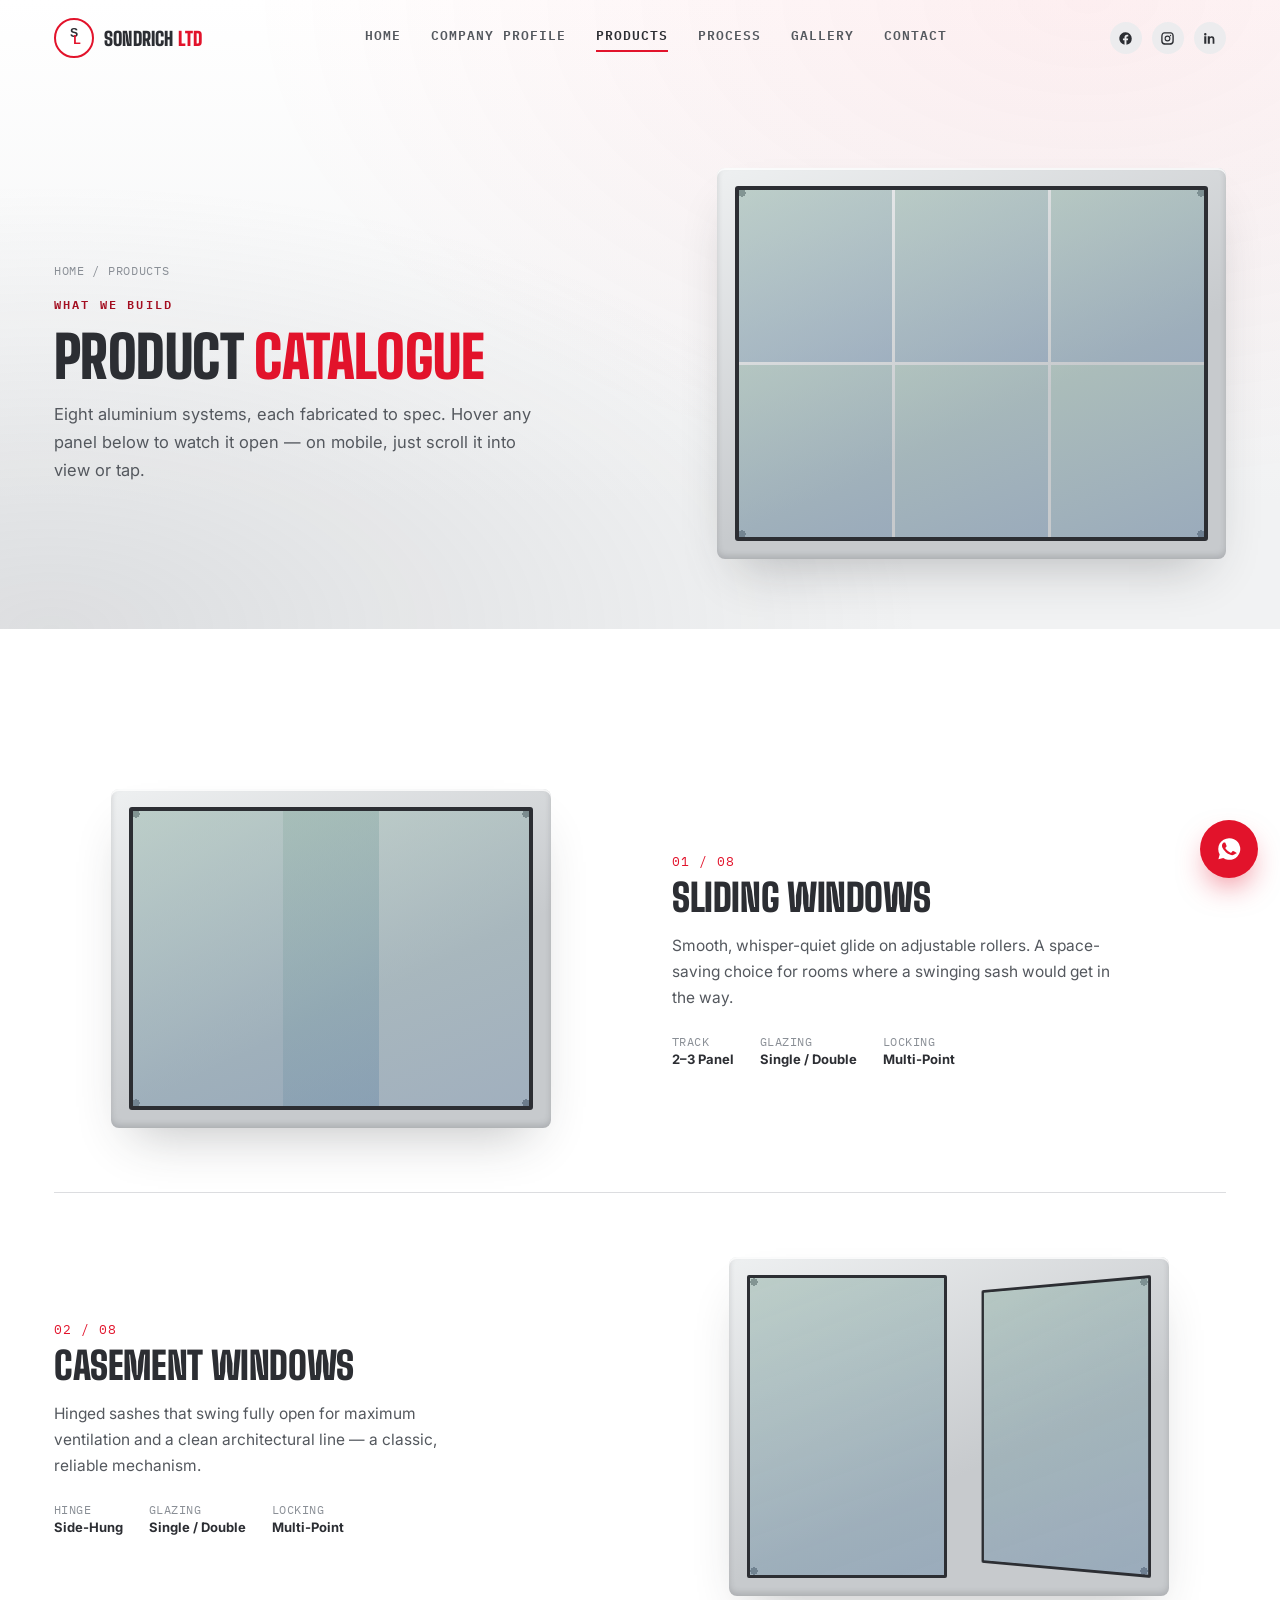
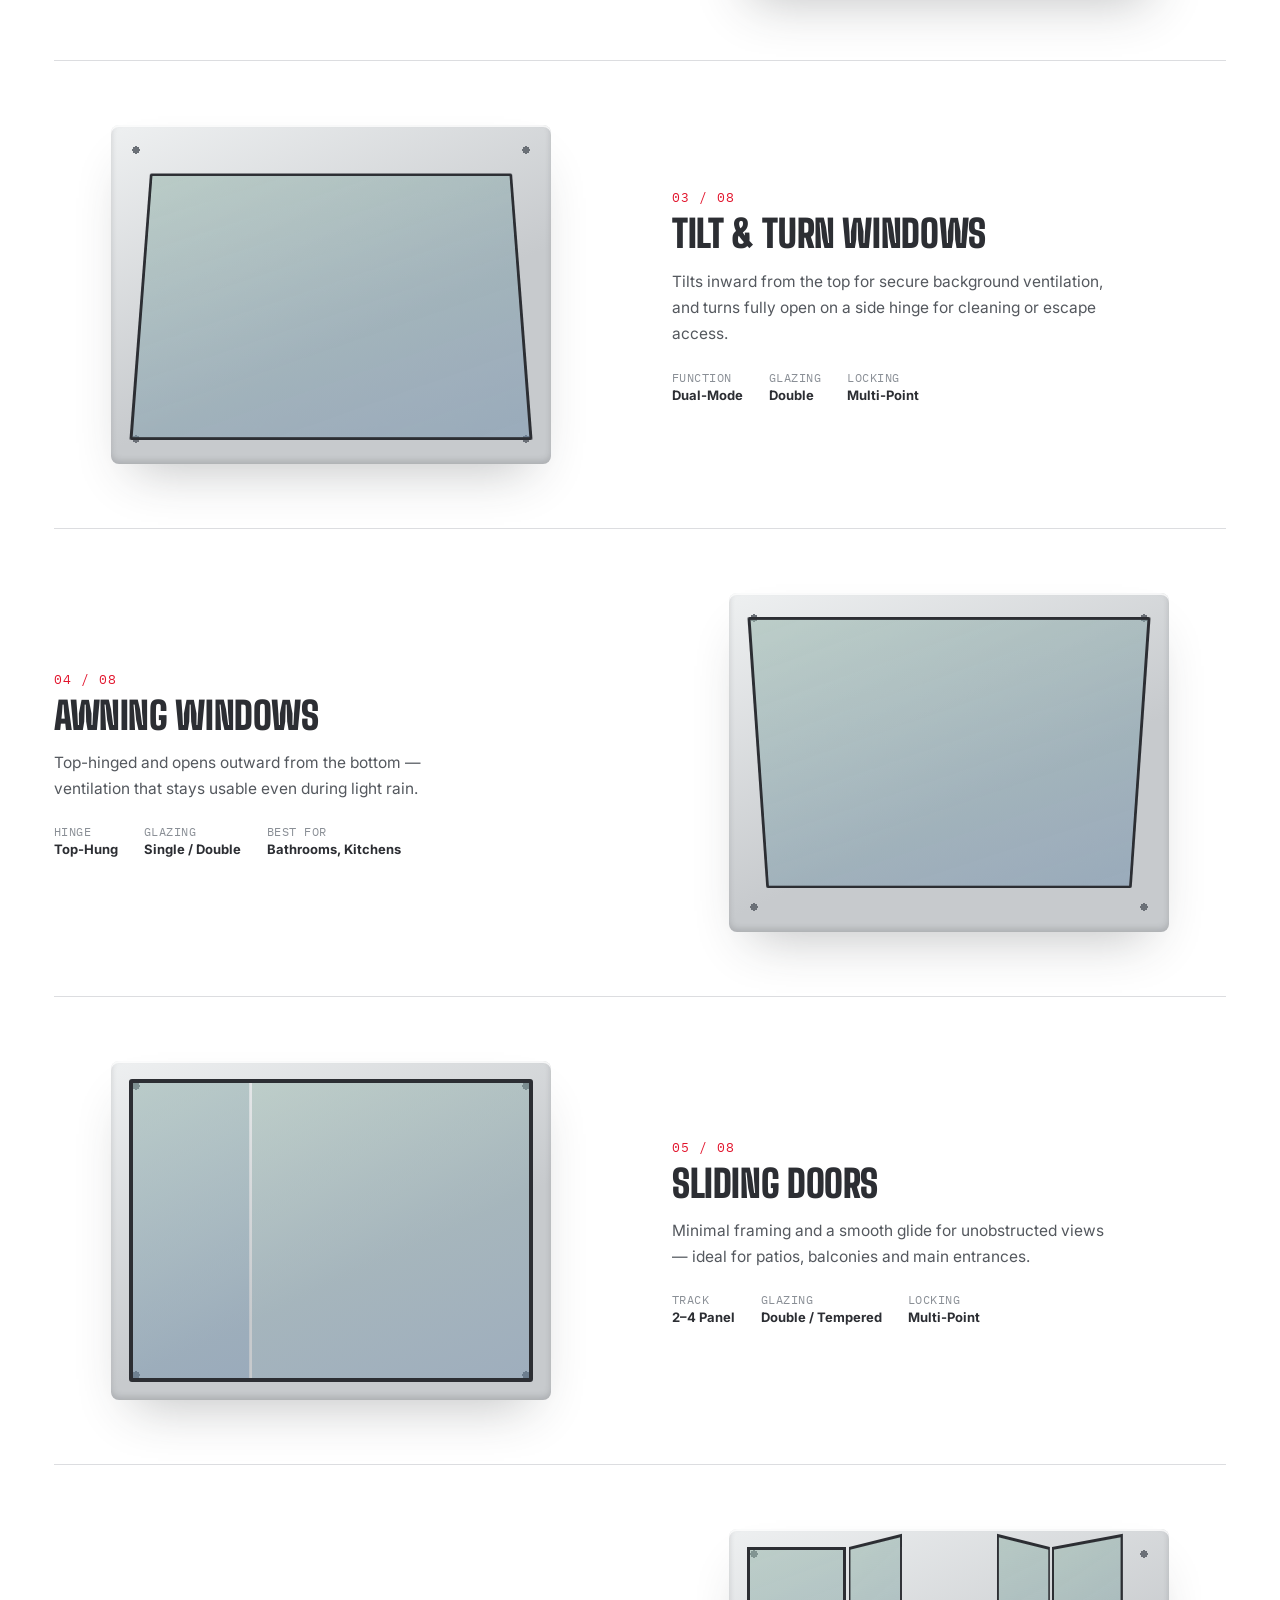
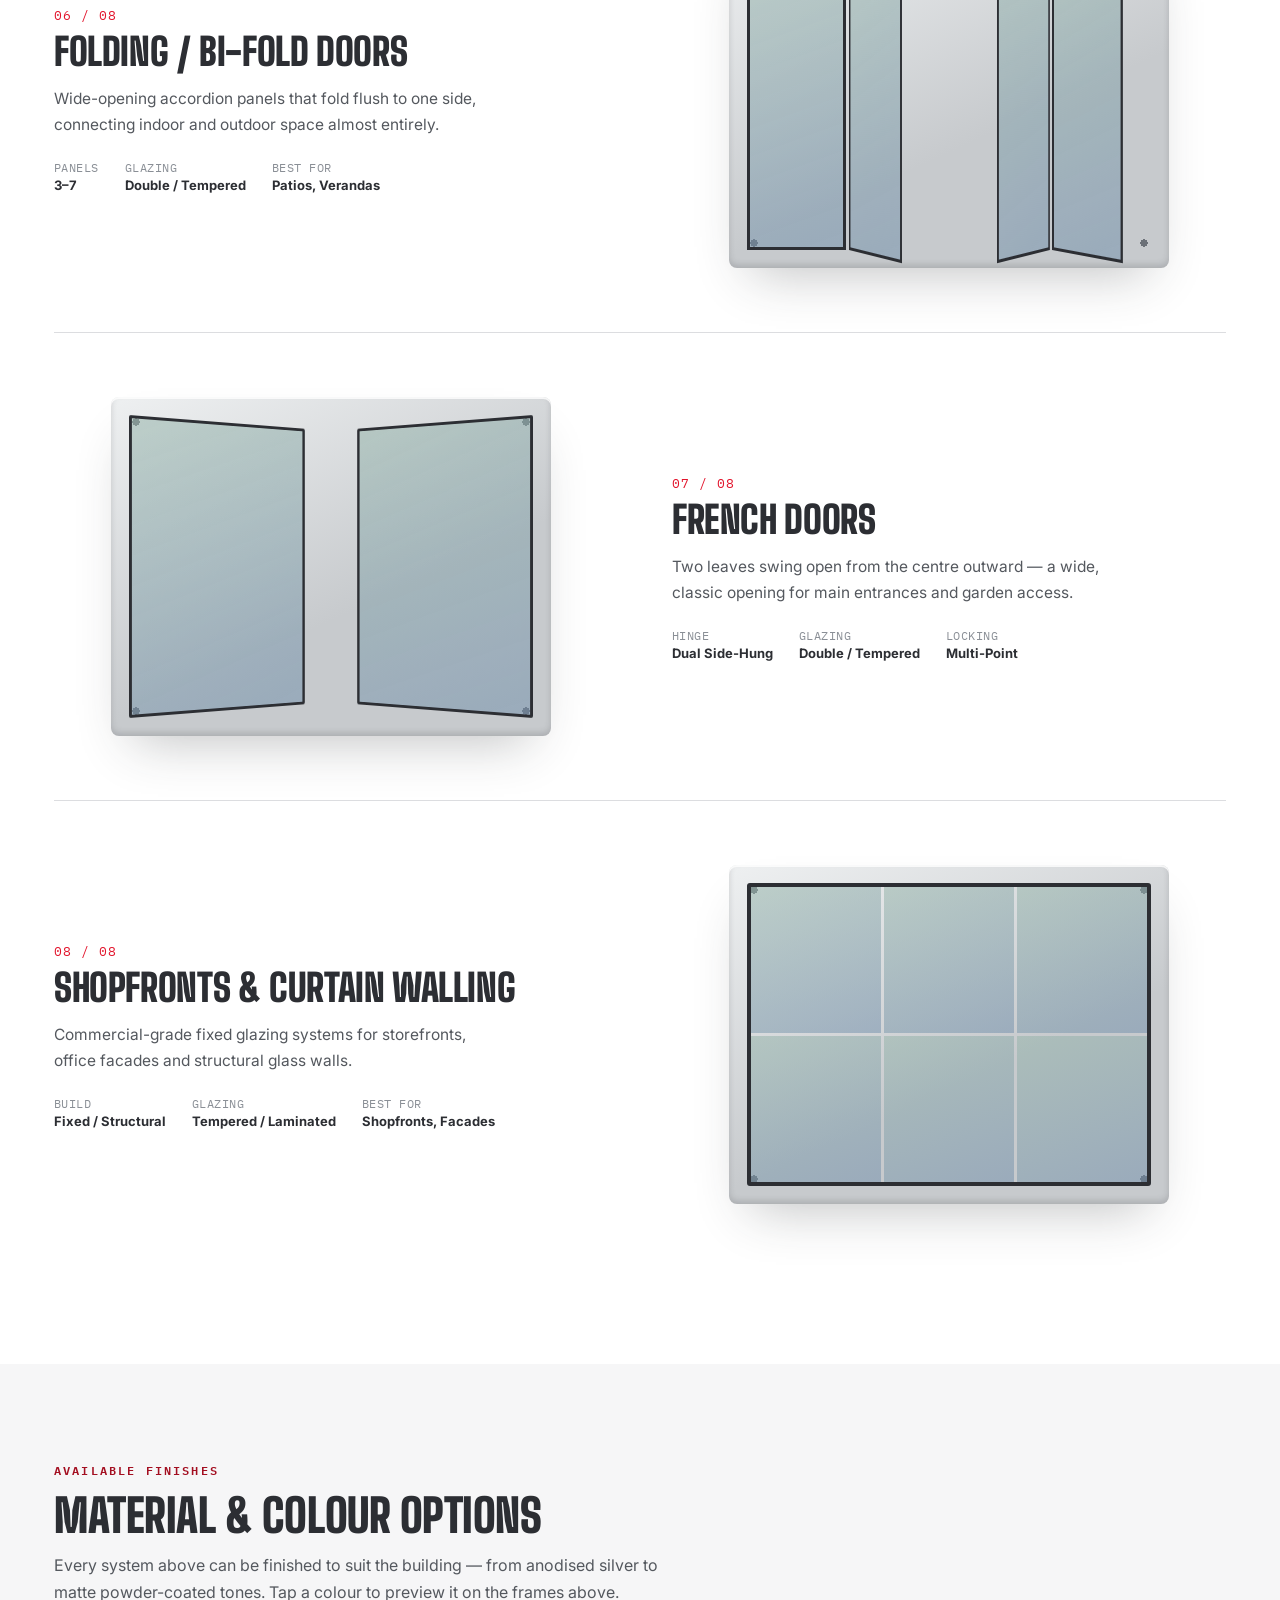
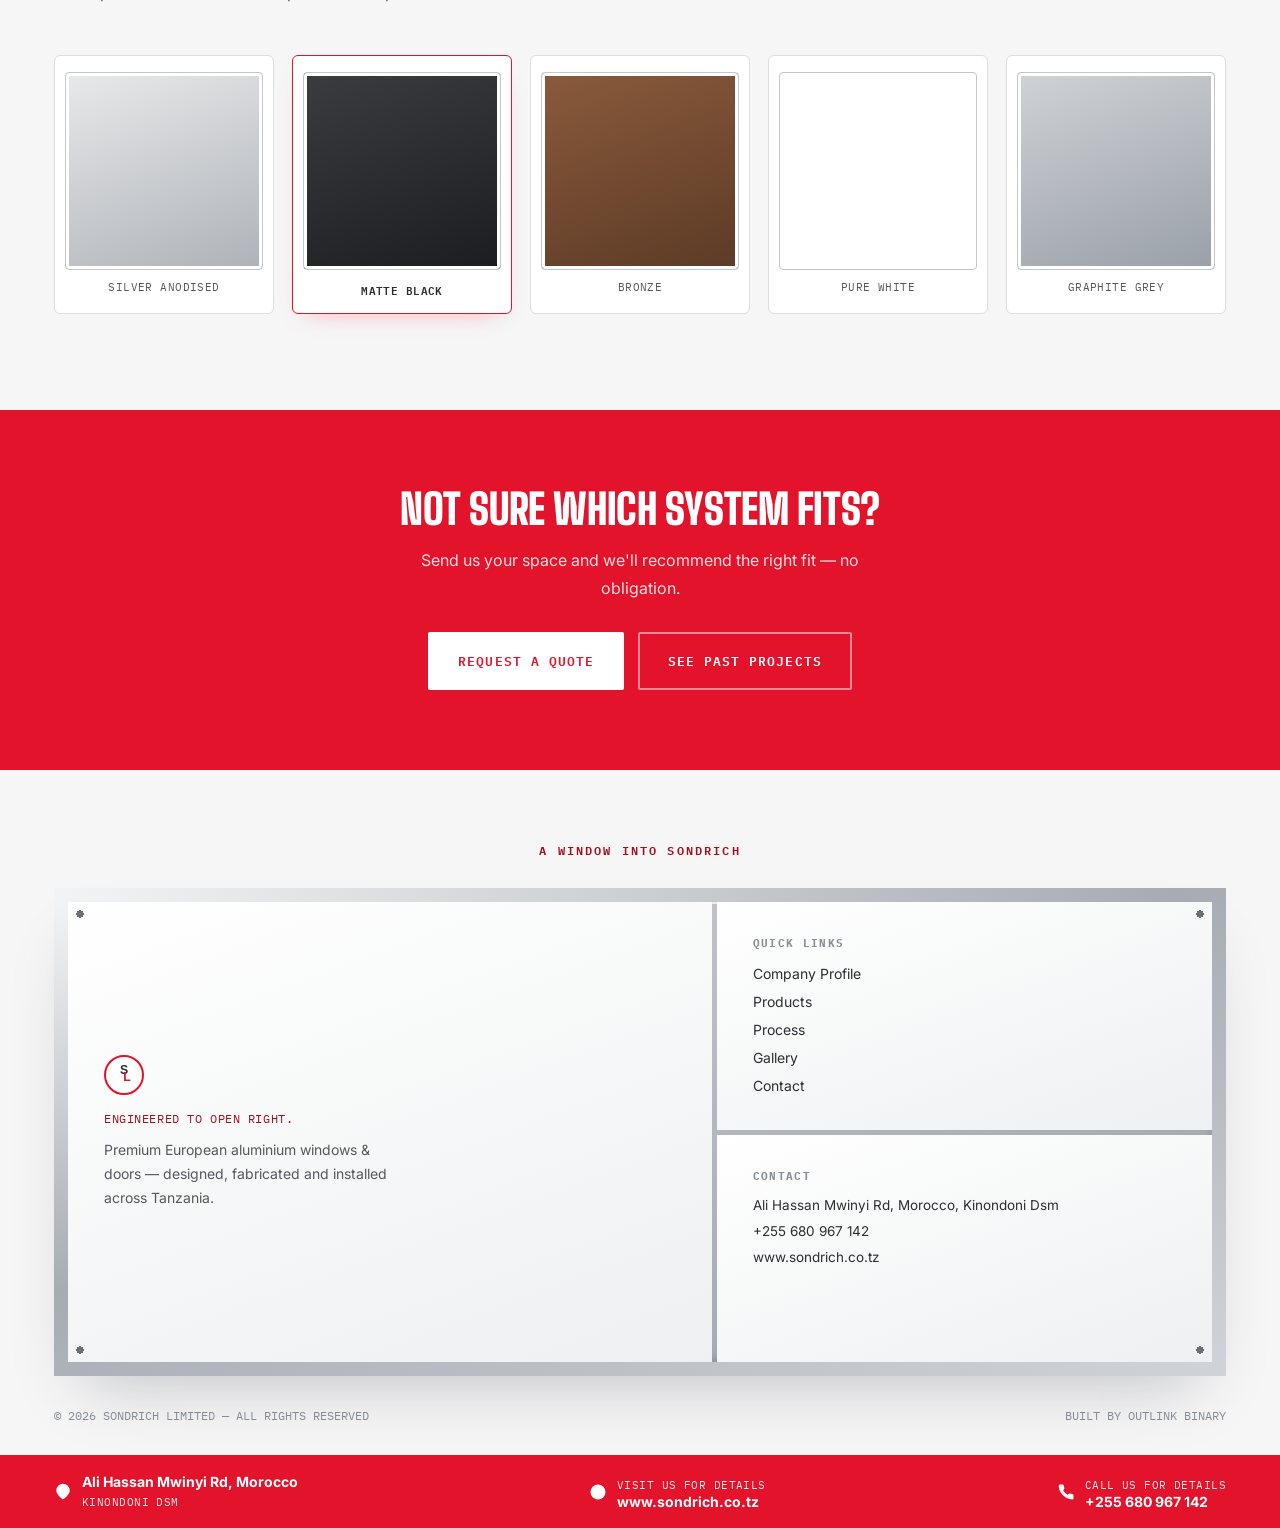
<file: products.html>
<!DOCTYPE html>
<html lang="en">
<head>
<meta charset="UTF-8">
<meta name="viewport" content="width=device-width, initial-scale=1.0">
<title>Product Catalogue — Sondrich Limited</title>
<meta name="description" content="The full Sondrich Limited catalogue of European aluminium window and door systems — sliding, casement, tilt and turn, awning, bi-fold, French doors, and curtain walling.">
<link rel="preconnect" href="https://fonts.googleapis.com">
<link rel="preconnect" href="https://fonts.gstatic.com" crossorigin>
<link href="https://fonts.googleapis.com/css2?family=Big+Shoulders+Display:wght@600;800;900&family=Inter:wght@400;500;600;700&family=IBM+Plex+Mono:wght@500;600&display=swap" rel="stylesheet">
<link rel="stylesheet" href="styles.css">
</head>
<body>

<header class="site-header" id="siteHeader">
  <div class="container">
    <a href="index.html" class="logo">
      <span class="logo-badge"><svg viewBox="0 0 100 100"><text x="50" y="46" text-anchor="middle" font-family="Arial,sans-serif" font-weight="900" font-size="34" fill="#2c2e33">S</text><text x="58" y="68" text-anchor="middle" font-family="Arial,sans-serif" font-weight="900" font-size="34" fill="#e2132b">L</text></svg></span>
      <span class="logo-word">SONDRICH <span>LTD</span></span>
    </a>
    <nav class="nav-links">
      <a href="index.html">Home</a><a href="about.html">Company Profile</a><a href="products.html">Products</a>
      <a href="process.html">Process</a><a href="gallery.html">Gallery</a><a href="contact.html">Contact</a>
    </nav>
    <div class="header-right">
      <div class="social-row">
        <a href="https://facebook.com" aria-label="Facebook" target="_blank" rel="noopener"><svg viewBox="0 0 24 24"><path d="M22 12a10 10 0 1 0-11.6 9.9v-7H7.9V12h2.5V9.8c0-2.5 1.5-3.9 3.8-3.9 1.1 0 2.2.2 2.2.2v2.5h-1.3c-1.2 0-1.6.8-1.6 1.6V12h2.8l-.4 2.9h-2.4v7A10 10 0 0 0 22 12Z"/></svg></a>
        <a href="https://www.instagram.com/sondrichlimited" aria-label="Instagram" target="_blank" rel="noopener"><svg viewBox="0 0 24 24"><path d="M12 2c2.7 0 3 0 4.1.06 1.1.05 1.8.22 2.5.47.7.27 1.2.6 1.8 1.16.6.6.9 1.1 1.16 1.8.25.7.42 1.4.47 2.5.06 1.1.06 1.4.06 4.1s0 3-.06 4.1c-.05 1.1-.22 1.8-.47 2.5-.27.7-.6 1.2-1.16 1.8-.6.6-1.1.9-1.8 1.16-.7.25-1.4.42-2.5.47-1.1.06-1.4.06-4.1.06s-3 0-4.1-.06c-1.1-.05-1.8-.22-2.5-.47a5 5 0 0 1-1.8-1.16 5 5 0 0 1-1.16-1.8c-.25-.7-.42-1.4-.47-2.5C2 15 2 14.7 2 12s0-3 .06-4.1c.05-1.1.22-1.8.47-2.5.27-.7.6-1.2 1.16-1.8.6-.6 1.1-.9 1.8-1.16.7-.25 1.4-.42 2.5-.47C9 2 9.3 2 12 2Zm0 1.8c-2.6 0-2.9 0-4 .06-.9.04-1.4.18-1.7.3-.45.17-.77.38-1.1.71-.33.33-.54.65-.71 1.1-.12.3-.26.8-.3 1.7-.06 1.1-.06 1.4-.06 4s0 2.9.06 4c.04.9.18 1.4.3 1.7.17.45.38.77.71 1.1.33.33.65.54 1.1.71.3.12.8.26 1.7.3 1.1.06 1.4.06 4 .06s2.9 0 4-.06c.9-.04 1.4-.18 1.7-.3.45-.17.77-.38 1.1-.71.33-.33.54-.65.71-1.1.12-.3.26-.8.3-1.7.06-1.1.06-1.4.06-4s0-2.9-.06-4c-.04-.9-.18-1.4-.3-1.7a2.9 2.9 0 0 0-.71-1.1 2.9 2.9 0 0 0-1.1-.71c-.3-.12-.8-.26-1.7-.3-1.1-.06-1.4-.06-4-.06Zm0 3.5a4.7 4.7 0 1 1 0 9.4 4.7 4.7 0 0 1 0-9.4Zm0 1.8a2.9 2.9 0 1 0 0 5.8 2.9 2.9 0 0 0 0-5.8Zm5.9-2a1.1 1.1 0 1 1-2.2 0 1.1 1.1 0 0 1 2.2 0Z"/></svg></a>
        <a href="https://linkedin.com" aria-label="LinkedIn" target="_blank" rel="noopener"><svg viewBox="0 0 24 24"><path d="M6.94 8.5H3.56V20.4h3.38V8.5ZM5.25 3.1a1.96 1.96 0 1 0 0 3.92 1.96 1.96 0 0 0 0-3.92ZM20.4 20.4h-3.37v-6.24c0-1.49-.03-3.4-2.07-3.4-2.08 0-2.4 1.62-2.4 3.3v6.34H9.2V8.5h3.24v1.63h.05c.45-.86 1.56-1.77 3.22-1.77 3.45 0 4.09 2.27 4.09 5.22v6.82Z"/></svg></a>
      </div>
      <button class="burger" id="burgerBtn" aria-label="Open menu"><span></span><span></span><span></span></button>
    </div>
  </div>
</header>

<div class="mobile-menu" id="mobileMenu">
  <a href="index.html">Home</a><a href="about.html">Company Profile</a><a href="products.html">Products</a>
  <a href="process.html">Process</a><a href="gallery.html">Gallery</a><a href="contact.html">Contact</a>
</div>

<!-- ================= PAGE HERO ================= -->
<section class="page-hero">
  <div class="container">
    <div>
      <p class="crumb"><a href="index.html">Home</a> / Products</p>
      <p class="eyebrow" style="margin-top:14px;">What We Build</p>
      <h1>Product <em>Catalogue</em></h1>
      <p class="lead">Eight aluminium systems, each fabricated to spec. Hover any panel below to watch it open — on mobile, just scroll it into view or tap.</p>
    </div>
    <div class="frame-wrap reveal slide-right">
      <div class="glass-anim c-fixed"><div class="gpane"></div><div class="gpane"></div><div class="gpane"></div><div class="gpane"></div><div class="gpane"></div><div class="gpane"></div></div>
    </div>
  </div>
</section>

<!-- ================= CATALOGUE ROWS ================= -->
<section>
  <div class="container">

    <div class="ptype-row reveal">
      <div class="ptype-visual frame-wrap"><div class="glass-anim c-slide"><div class="gpane a"></div><div class="gpane b"></div></div></div>
      <div class="ptype-copy">
        <span class="index">01 / 08</span>
        <h2>Sliding Windows</h2>
        <p class="desc">Smooth, whisper-quiet glide on adjustable rollers. A space-saving choice for rooms where a swinging sash would get in the way.</p>
        <div class="spec-list">
          <div>Track<strong>2–3 Panel</strong></div>
          <div>Glazing<strong>Single / Double</strong></div>
          <div>Locking<strong>Multi-Point</strong></div>
        </div>
      </div>
    </div>

    <div class="ptype-row rev reveal">
      <div class="ptype-visual frame-wrap"><div class="glass-anim c-case"><div class="gpane l"></div><div class="gpane r"></div></div></div>
      <div class="ptype-copy">
        <span class="index">02 / 08</span>
        <h2>Casement Windows</h2>
        <p class="desc">Hinged sashes that swing fully open for maximum ventilation and a clean architectural line — a classic, reliable mechanism.</p>
        <div class="spec-list">
          <div>Hinge<strong>Side-Hung</strong></div>
          <div>Glazing<strong>Single / Double</strong></div>
          <div>Locking<strong>Multi-Point</strong></div>
        </div>
      </div>
    </div>

    <div class="ptype-row reveal">
      <div class="ptype-visual frame-wrap"><div class="glass-anim c-tilt"><div class="gpane"></div></div></div>
      <div class="ptype-copy">
        <span class="index">03 / 08</span>
        <h2>Tilt &amp; Turn Windows</h2>
        <p class="desc">Tilts inward from the top for secure background ventilation, and turns fully open on a side hinge for cleaning or escape access.</p>
        <div class="spec-list">
          <div>Function<strong>Dual-Mode</strong></div>
          <div>Glazing<strong>Double</strong></div>
          <div>Locking<strong>Multi-Point</strong></div>
        </div>
      </div>
    </div>

    <div class="ptype-row rev reveal">
      <div class="ptype-visual frame-wrap"><div class="glass-anim c-awning"><div class="gpane"></div></div></div>
      <div class="ptype-copy">
        <span class="index">04 / 08</span>
        <h2>Awning Windows</h2>
        <p class="desc">Top-hinged and opens outward from the bottom — ventilation that stays usable even during light rain.</p>
        <div class="spec-list">
          <div>Hinge<strong>Top-Hung</strong></div>
          <div>Glazing<strong>Single / Double</strong></div>
          <div>Best For<strong>Bathrooms, Kitchens</strong></div>
        </div>
      </div>
    </div>

    <div class="ptype-row reveal">
      <div class="ptype-visual frame-wrap"><div class="glass-anim c-door"><div class="gpane a"></div><div class="gpane b"></div></div></div>
      <div class="ptype-copy">
        <span class="index">05 / 08</span>
        <h2>Sliding Doors</h2>
        <p class="desc">Minimal framing and a smooth glide for unobstructed views — ideal for patios, balconies and main entrances.</p>
        <div class="spec-list">
          <div>Track<strong>2–4 Panel</strong></div>
          <div>Glazing<strong>Double / Tempered</strong></div>
          <div>Locking<strong>Multi-Point</strong></div>
        </div>
      </div>
    </div>

    <div class="ptype-row rev reveal">
      <div class="ptype-visual frame-wrap"><div class="glass-anim c-fold"><div class="gpane"></div><div class="gpane"></div><div class="gpane"></div><div class="gpane"></div></div></div>
      <div class="ptype-copy">
        <span class="index">06 / 08</span>
        <h2>Folding / Bi-fold Doors</h2>
        <p class="desc">Wide-opening accordion panels that fold flush to one side, connecting indoor and outdoor space almost entirely.</p>
        <div class="spec-list">
          <div>Panels<strong>3–7</strong></div>
          <div>Glazing<strong>Double / Tempered</strong></div>
          <div>Best For<strong>Patios, Verandas</strong></div>
        </div>
      </div>
    </div>

    <div class="ptype-row reveal">
      <div class="ptype-visual frame-wrap"><div class="glass-anim c-french"><div class="gpane l"></div><div class="gpane r"></div></div></div>
      <div class="ptype-copy">
        <span class="index">07 / 08</span>
        <h2>French Doors</h2>
        <p class="desc">Two leaves swing open from the centre outward — a wide, classic opening for main entrances and garden access.</p>
        <div class="spec-list">
          <div>Hinge<strong>Dual Side-Hung</strong></div>
          <div>Glazing<strong>Double / Tempered</strong></div>
          <div>Locking<strong>Multi-Point</strong></div>
        </div>
      </div>
    </div>

    <div class="ptype-row rev reveal">
      <div class="ptype-visual frame-wrap"><div class="glass-anim c-fixed"><div class="gpane"></div><div class="gpane"></div><div class="gpane"></div><div class="gpane"></div><div class="gpane"></div><div class="gpane"></div></div></div>
      <div class="ptype-copy">
        <span class="index">08 / 08</span>
        <h2>Shopfronts &amp; Curtain Walling</h2>
        <p class="desc">Commercial-grade fixed glazing systems for storefronts, office facades and structural glass walls.</p>
        <div class="spec-list">
          <div>Build<strong>Fixed / Structural</strong></div>
          <div>Glazing<strong>Tempered / Laminated</strong></div>
          <div>Best For<strong>Shopfronts, Facades</strong></div>
        </div>
      </div>
    </div>

  </div>
</section>

<!-- ================= FINISHES ================= -->
<section style="background:var(--grey-50);">
  <div class="container">
    <div class="section-head reveal">
      <p class="eyebrow">Available Finishes</p>
      <h2>Material &amp; Colour Options</h2>
      <p>Every system above can be finished to suit the building — from anodised silver to matte powder-coated tones. Tap a colour to preview it on the frames above.</p>
    </div>
    <div class="finishes-row reveal-stagger">
      <button type="button" class="swatch" data-profile-color="#aeb2b8"><i style="background:linear-gradient(160deg,#e8e9ea,#aeb2b8);"></i><span>Silver Anodised</span></button>
      <button type="button" class="swatch active" data-profile-color="#1c1d20"><i style="background:linear-gradient(160deg,#3a3c40,#1c1d20);"></i><span>Matte Black</span></button>
      <button type="button" class="swatch" data-profile-color="#5c3b26"><i style="background:linear-gradient(160deg,#8a5a3c,#5c3b26);"></i><span>Bronze</span></button>
      <button type="button" class="swatch" data-profile-color="#ffffff"><i style="background:#ffffff;"></i><span>Pure White</span></button>
      <button type="button" class="swatch" data-profile-color="#9aa0a8"><i style="background:linear-gradient(160deg,#cfd2d6,#9aa0a8);"></i><span>Graphite Grey</span></button>
    </div>
  </div>
</section>

<!-- ================= CTA ================= -->
<section class="cta-banner">
  <div class="container">
    <h2>Not Sure Which System Fits?</h2>
    <p>Send us your space and we'll recommend the right fit — no obligation.</p>
    <div style="display:flex;gap:14px;justify-content:center;flex-wrap:wrap;">
      <a class="btn btn-primary" href="contact.html">Request a Quote</a>
      <a class="btn btn-ghost" href="gallery.html">See Past Projects</a>
    </div>
  </div>
</section>

<!-- ================= FOOTER ================= -->
<footer class="site-footer">
  <p class="footer-eyebrow eyebrow">A Window Into Sondrich</p>
  <div class="footer-window">
    <div class="footer-window-frame reveal">
      <div class="footer-pane a">
        <span class="logo-badge"><svg viewBox="0 0 100 100"><text x="50" y="46" text-anchor="middle" font-family="Arial,sans-serif" font-weight="900" font-size="34" fill="#2c2e33">S</text><text x="58" y="68" text-anchor="middle" font-family="Arial,sans-serif" font-weight="900" font-size="34" fill="#e2132b">L</text></svg></span>
        <p class="tagline">Engineered to open right.</p>
        <p class="about-line">Premium European aluminium windows &amp; doors — designed, fabricated and installed across Tanzania.</p>
      </div>
      <div class="footer-pane b">
        <h4>Quick Links</h4>
        <div class="footer-links"><a href="about.html">Company Profile</a><a href="products.html">Products</a><a href="process.html">Process</a><a href="gallery.html">Gallery</a><a href="contact.html">Contact</a></div>
      </div>
      <div class="footer-pane c">
        <h4>Contact</h4>
        <div class="footer-contact"><span>Ali Hassan Mwinyi Rd, Morocco, Kinondoni Dsm</span><a href="tel:+255680967142">+255 680 967 142</a><a href="https://www.sondrich.co.tz" target="_blank" rel="noopener">www.sondrich.co.tz</a></div>
      </div>
    </div>
  </div>
  <div class="footer-meta"><span>© 2026 SONDRICH LIMITED — ALL RIGHTS RESERVED</span><span>BUILT BY OUTLINK BINARY</span></div>
  <div class="footer-sill">
    <div class="container" style="display:flex;flex-wrap:wrap;gap:24px;justify-content:space-between;align-items:center;width:100%;">
      <div class="fb-item"><svg viewBox="0 0 24 24"><path d="M21 10c0 6-9 12-9 12s-9-6-9-12a9 9 0 1 1 18 0Z"/></svg><div><strong>Ali Hassan Mwinyi Rd, Morocco</strong><span>Kinondoni Dsm</span></div></div>
      <div class="fb-item"><svg viewBox="0 0 24 24"><circle cx="12" cy="12" r="10"/></svg><div><span>Visit us for details</span><strong>www.sondrich.co.tz</strong></div></div>
      <div class="fb-item"><svg viewBox="0 0 24 24"><path d="M22 16.9v3a2 2 0 0 1-2.2 2 19.8 19.8 0 0 1-8.6-3 19.5 19.5 0 0 1-6-6 19.8 19.8 0 0 1-3-8.7A2 2 0 0 1 4.1 2h3a2 2 0 0 1 2 1.7c.1.9.3 1.8.6 2.7a2 2 0 0 1-.4 2.1L8.1 9.7a16 16 0 0 0 6 6l1.2-1.2a2 2 0 0 1 2.1-.4c.9.3 1.8.5 2.7.6a2 2 0 0 1 1.9 2.2Z"/></svg><div><span>Call us for details</span><strong>+255 680 967 142</strong></div></div>
    </div>
  </div>
</footer>

<a class="float-wa" href="https://wa.me/255680967142?text=Hello%20Sondrich%2C%20I%27d%20like%20a%20quote." target="_blank" rel="noopener" aria-label="Chat on WhatsApp">
  <svg viewBox="0 0 24 24"><path d="M12 2a10 10 0 0 0-8.6 15l-1.2 4.4 4.5-1.2A10 10 0 1 0 12 2Zm5.8 14.2c-.2.7-1.4 1.3-2 1.4-.5.1-1.2.2-3.7-.8-3.1-1.2-5.1-4.4-5.3-4.6-.1-.2-1.3-1.7-1.3-3.2s.8-2.3 1.1-2.6c.3-.3.6-.4.8-.4h.6c.2 0 .5-.1.7.5.3.7.9 2.3 1 2.5.1.2.1.4 0 .6-.1.2-.2.3-.3.5-.2.2-.3.4-.5.5-.2.2-.4.4-.2.7.2.3.9 1.5 2 2.4 1.3 1.2 2.4 1.6 2.8 1.7.3.1.5.1.7-.1.2-.2.8-.9 1-1.2.2-.3.4-.3.7-.2.3.1 1.9.9 2.2 1.1.3.1.5.2.6.3.1.2.1.9-.1 1.6Z"/></svg>
</a>
<button class="to-top" id="toTop" aria-label="Scroll to top"><svg viewBox="0 0 24 24"><path d="M12 19V5M5 12l7-7 7 7"/></svg></button>

<script src="script.js" defer></script>
</body>
</html>
</file>
<file: styles.css>
/* ============================================================
   SONDRICH LIMITED — shared stylesheet
   Tokens: white / grey / red (brand), graphite for dark sections
   ============================================================ */

:root{
  --white:#ffffff;
  --grey-50:#f6f6f7;
  --grey-100:#ececee;
  --grey-200:#dcdde0;
  --grey-300:#c3c6cb;
  --grey-500:#8a8f96;
  --grey-700:#54585e;
  --graphite:#2c2e33;
  --graphite-2:#222428;
  --red:#e2132b;
  --red-deep:#a30e20;
  --display:'Big Shoulders Display', sans-serif;
  --body:'Inter', sans-serif;
  --mono:'IBM Plex Mono', monospace;
  --ease:cubic-bezier(.16,1,.3,1);
  --profile-color:var(--graphite);
}

*,*::before,*::after{ box-sizing:border-box; }
html{ scroll-behavior:smooth; scroll-padding-top:90px; }
body{
  margin:0; font-family:var(--body); color:var(--grey-700);
  background:var(--white); -webkit-font-smoothing:antialiased;
  opacity:0; animation:pageIn .5s var(--ease) forwards;
}
@keyframes pageIn{ from{ opacity:0; transform:translateY(8px);} to{ opacity:1; transform:none;} }
img{ max-width:100%; display:block; }
a{ color:inherit; text-decoration:none; }
ul{ list-style:none; margin:0; padding:0; }
h1,h2,h3,h4{ font-family:var(--display); font-weight:900; margin:0; line-height:0.95; letter-spacing:-0.01em; color:var(--graphite); }
.eyebrow{ font-family:var(--mono); font-size:12px; font-weight:600; letter-spacing:0.18em; text-transform:uppercase; color:var(--red-deep); }
p{ line-height:1.7; color:var(--grey-700); margin:0; }
.container{ max-width:1220px; margin:0 auto; padding:0 24px; }
section{ padding:96px 0; }
@media (max-width:720px){ section{ padding:60px 0; } }
:focus-visible{ outline:3px solid var(--red); outline-offset:3px; }

.btn{
  display:inline-flex; align-items:center; gap:8px; font-family:var(--mono); font-weight:600; font-size:13px;
  letter-spacing:0.08em; text-transform:uppercase; padding:16px 28px; border-radius:2px; border:2px solid transparent;
  cursor:pointer; transition:transform .25s var(--ease), background .25s, border-color .25s, color .25s;
}
.btn:hover{ transform:translateY(-2px); }
.btn-primary{ background:var(--red); color:var(--white); }
.btn-primary:hover{ background:var(--red-deep); }
.btn-ghost{ background:transparent; color:var(--graphite); border-color:var(--grey-300); }
.btn-ghost:hover{ border-color:var(--graphite); }
.btn-ghost.on-dark{ color:var(--white); border-color:rgba(255,255,255,0.35); }
.btn-ghost.on-dark:hover{ border-color:var(--white); }
.btn-sm{ padding:11px 20px; font-size:11.5px; }

/* ---------- LOGO ---------- */
.logo{ display:flex; align-items:center; gap:10px; }
.logo-badge{ width:40px; height:40px; border-radius:50%; border:2px solid var(--red); background:var(--white); position:relative; flex:none; }
.logo-badge svg{ position:absolute; inset:0; width:100%; height:100%; }
.logo-word{ font-family:var(--display); font-weight:900; font-size:19px; letter-spacing:0.01em; color:var(--graphite); white-space:nowrap; }
.logo-word span{ color:var(--red); }

/* ---------- HEADER / NAV ---------- */
.site-header{ position:fixed; inset:0 0 auto 0; z-index:100; padding:18px 0; transition:background .3s var(--ease), padding .3s var(--ease), box-shadow .3s; }
.site-header.scrolled{ background:rgba(255,255,255,0.95); backdrop-filter:blur(8px); padding:12px 0; box-shadow:0 8px 24px rgba(44,46,51,0.08); }
.site-header .container{ display:flex; align-items:center; justify-content:space-between; gap:24px; }
.nav-links{ display:flex; gap:30px; }
.nav-links a{
  font-family:var(--mono); font-size:12.5px; font-weight:600; letter-spacing:0.08em; text-transform:uppercase;
  color:var(--grey-700); padding-bottom:4px; border-bottom:2px solid transparent; transition:border-color .25s, color .25s;
}
.nav-links a:hover, .nav-links a.active{ color:var(--graphite); border-color:var(--red); }
.header-right{ display:flex; align-items:center; gap:18px; }
.social-row{ display:flex; gap:10px; }
.social-row a{ width:32px; height:32px; border-radius:50%; background:var(--grey-100); display:flex; align-items:center; justify-content:center; transition:background .25s, transform .25s; }
.social-row a:hover{ background:var(--red); transform:translateY(-2px); }
.social-row svg{ width:15px; height:15px; fill:var(--graphite); transition:fill .25s; }
.social-row a:hover svg{ fill:var(--white); }
.burger{ display:none; width:38px; height:38px; border:none; background:transparent; cursor:pointer; }
.burger span{ display:block; width:22px; height:2px; background:var(--graphite); margin:5px auto; transition:transform .25s, opacity .25s; }
.mobile-menu{ position:fixed; inset:0; background:var(--white); z-index:99; display:flex; flex-direction:column; align-items:center; justify-content:center; gap:26px; transform:translateY(-100%); transition:transform .4s var(--ease); }
.mobile-menu.open{ transform:translateY(0); }
.mobile-menu a{ font-family:var(--display); font-weight:800; font-size:30px; color:var(--graphite); }
.mobile-menu a:hover, .mobile-menu a.active{ color:var(--red); }
@media (max-width:920px){ .nav-links{ display:none; } .header-right .social-row{ display:none; } .burger{ display:block; } }

/* ---------- FLOATING WHATSAPP BUTTON ---------- */
.float-wa{
  position:fixed; right:22px; bottom:22px; z-index:90; width:58px; height:58px; border-radius:50%;
  background:var(--red); display:flex; align-items:center; justify-content:center; box-shadow:0 14px 30px -8px rgba(226,19,43,0.55);
  transition:transform .25s var(--ease); animation:waPulse 2.6s ease-in-out infinite;
}
.float-wa:hover{ transform:scale(1.08); }
.float-wa svg{ width:26px; height:26px; fill:var(--white); }
@keyframes waPulse{ 0%,100%{ box-shadow:0 14px 30px -8px rgba(226,19,43,0.55);} 50%{ box-shadow:0 14px 36px -4px rgba(226,19,43,0.8);} }

/* ---------- PAGE HERO BANNER (inner pages) ---------- */
.page-hero{
  position:relative; padding:168px 0 70px; overflow:hidden;
  background:
    radial-gradient(ellipse at 85% 0%, rgba(226,19,43,0.07), transparent 55%),
    radial-gradient(ellipse at 4% 100%, rgba(138,143,150,0.2), transparent 50%),
    linear-gradient(180deg,#ffffff,#f1f2f3 80%);
}
.page-hero .container{ display:grid; grid-template-columns:1.1fr 0.9fr; gap:40px; align-items:center; }
.page-hero h1{ font-size:clamp(36px,5.4vw,58px); text-transform:uppercase; margin:14px 0 16px; }
.page-hero h1 em{ font-style:normal; color:var(--red); }
.page-hero p.lead{ font-size:16.5px; max-width:480px; }
.crumb{ font-family:var(--mono); font-size:11.5px; letter-spacing:0.06em; color:var(--grey-500); margin-top:18px; text-transform:uppercase; }
.crumb a:hover{ color:var(--red); }
@media (max-width:880px){ .page-hero .container{ grid-template-columns:1fr; } .page-hero{ padding-top:128px; } }

/* ---------- REVEAL UTILITIES ---------- */
.reveal{ opacity:0; transform:translateY(28px); transition:opacity .8s var(--ease), transform .8s var(--ease); }
.reveal.in{ opacity:1; transform:translateY(0); }
.reveal-stagger > *{ opacity:0; transform:translateY(24px); transition:opacity .7s var(--ease), transform .7s var(--ease); }
.reveal-stagger.in > *{ opacity:1; transform:translateY(0); }
.reveal-stagger.in > *:nth-child(1){ transition-delay:.04s; } .reveal-stagger.in > *:nth-child(2){ transition-delay:.1s; }
.reveal-stagger.in > *:nth-child(3){ transition-delay:.16s; } .reveal-stagger.in > *:nth-child(4){ transition-delay:.22s; }
.reveal-stagger.in > *:nth-child(5){ transition-delay:.28s; } .reveal-stagger.in > *:nth-child(6){ transition-delay:.34s; }
.reveal-stagger.in > *:nth-child(7){ transition-delay:.4s; } .reveal-stagger.in > *:nth-child(8){ transition-delay:.46s; }
.slide-left{ transform:translateX(-40px); } .slide-left.in{ transform:translateX(0); }
.slide-right{ transform:translateX(40px); } .slide-right.in{ transform:translateX(0); }

/* ---------- MARQUEE ---------- */
.marquee{ background:var(--red); overflow:hidden; padding:14px 0; }
.marquee-track{ display:flex; gap:48px; white-space:nowrap; animation:scrollLeft 26s linear infinite; }
.marquee-track span{ font-family:var(--mono); font-weight:600; font-size:13px; letter-spacing:0.12em; text-transform:uppercase; color:var(--white); }
@keyframes scrollLeft{ from{ transform:translateX(0);} to{ transform:translateX(-50%);} }

/* ============================================================
   BIG HOVER-TOGGLE GLASS ANIMATION SYSTEM
   Opens on :hover (desktop), toggles on .is-active (tap, JS),
   and gives a one-time "demo-open" pulse on first scroll-into-view.
   ============================================================ */
.glass-anim{ position:relative; width:100%; aspect-ratio:4/3; perspective:1000px; }
.glass-anim .gpane{ background:linear-gradient(160deg, rgba(150,180,170,0.55), rgba(110,140,170,0.5)); border:3px solid var(--profile-color); position:relative; transition:border-color .3s var(--ease); }

.glass-anim.c-slide{ overflow:hidden; border:4px solid var(--profile-color); border-radius:3px; transition:border-color .3s var(--ease); }
.glass-anim.c-slide .gpane{ position:absolute; inset:0; width:62%; border:none; transition:transform .6s var(--ease); }
.glass-anim.c-slide .gpane.b{ left:38%; opacity:.85; }
.glass-anim.c-slide:hover .gpane.a, .glass-anim.c-slide.demo-open .gpane.a, .glass-anim.c-slide.is-active .gpane.a{ transform:translateX(-46%); }

.glass-anim.c-case{ display:flex; gap:4px; }
.glass-anim.c-case .gpane{ width:50%; border-radius:2px; }
.glass-anim.c-case .gpane.r{ transform-origin:right center; transition:transform .6s var(--ease); }
.glass-anim.c-case:hover .gpane.r, .glass-anim.c-case.demo-open .gpane.r, .glass-anim.c-case.is-active .gpane.r{ transform:rotateY(-34deg); }

.glass-anim.c-tilt .gpane{ width:100%; height:100%; transform-origin:bottom center; transition:transform .6s var(--ease); border-radius:2px; }
.glass-anim.c-tilt:hover .gpane, .glass-anim.c-tilt.demo-open .gpane, .glass-anim.c-tilt.is-active .gpane{ transform:rotateX(22deg) translateY(-6px); }

.glass-anim.c-awning .gpane{ width:100%; height:100%; transform-origin:top center; transition:transform .6s var(--ease); border-radius:2px; }
.glass-anim.c-awning:hover .gpane, .glass-anim.c-awning.demo-open .gpane, .glass-anim.c-awning.is-active .gpane{ transform:rotateX(-20deg) translateY(6px); }

.glass-anim.c-door{ overflow:hidden; border:4px solid var(--profile-color); border-radius:3px; transition:border-color .3s var(--ease); }
.glass-anim.c-door .gpane{ position:absolute; inset:0; width:70%; border:none; transition:transform .65s var(--ease); }
.glass-anim.c-door .gpane.b{ left:30%; opacity:.9; }
.glass-anim.c-door:hover .gpane.a, .glass-anim.c-door.demo-open .gpane.a, .glass-anim.c-door.is-active .gpane.a{ transform:translateX(-58%); }

.glass-anim.c-fold{ display:flex; gap:3px; }
.glass-anim.c-fold .gpane{ width:25%; height:100%; transition:transform .55s var(--ease); }
.glass-anim.c-fold .gpane:nth-child(2){ transform-origin:left center; }
.glass-anim.c-fold .gpane:nth-child(3){ transform-origin:right center; }
.glass-anim.c-fold .gpane:nth-child(4){ transform-origin:left center; }
.glass-anim.c-fold:hover .gpane:nth-child(2), .glass-anim.c-fold.demo-open .gpane:nth-child(2), .glass-anim.c-fold.is-active .gpane:nth-child(2){ transform:rotateY(-55deg); }
.glass-anim.c-fold:hover .gpane:nth-child(3), .glass-anim.c-fold.demo-open .gpane:nth-child(3), .glass-anim.c-fold.is-active .gpane:nth-child(3){ transform:rotateY(55deg); }
.glass-anim.c-fold:hover .gpane:nth-child(4), .glass-anim.c-fold.demo-open .gpane:nth-child(4), .glass-anim.c-fold.is-active .gpane:nth-child(4){ transform:rotateY(-55deg); }

.glass-anim.c-french{ display:flex; gap:4px; }
.glass-anim.c-french .gpane{ width:50%; transition:transform .6s var(--ease); border-radius:2px; }
.glass-anim.c-french .gpane.l{ transform-origin:left center; }
.glass-anim.c-french .gpane.r{ transform-origin:right center; }
.glass-anim.c-french:hover .gpane.l, .glass-anim.c-french.demo-open .gpane.l, .glass-anim.c-french.is-active .gpane.l{ transform:rotateY(30deg); }
.glass-anim.c-french:hover .gpane.r, .glass-anim.c-french.demo-open .gpane.r, .glass-anim.c-french.is-active .gpane.r{ transform:rotateY(-30deg); }

.glass-anim.c-fixed{ display:grid; grid-template-columns:repeat(3,1fr); grid-template-rows:repeat(2,1fr); gap:3px; border:4px solid var(--profile-color); border-radius:3px; position:relative; overflow:hidden; transition:border-color .3s var(--ease); }
.glass-anim.c-fixed .gpane{ border:none; }
.glass-anim.c-fixed::after{ content:""; position:absolute; inset:0; pointer-events:none; background:linear-gradient(115deg, transparent 35%, rgba(255,255,255,0.65) 48%, transparent 62%); transform:translateX(-130%); }
.glass-anim.c-fixed:hover::after, .glass-anim.c-fixed.demo-open::after, .glass-anim.c-fixed.is-active::after{ animation:sheen 1.3s var(--ease) 1; }
@keyframes sheen{ 0%{ transform:translateX(-130%);} 100%{ transform:translateX(130%);} }

/* big framed wrapper used on Products page — adds chunky aluminium-profile border + corner rivets */
.frame-wrap{ position:relative; padding:18px; }
.frame-wrap::before{
  content:""; position:absolute; inset:0; border-radius:8px; pointer-events:none;
  background:linear-gradient(155deg,#eef0f1,#c7cacd 60%);
  box-shadow:
    inset 0 2px 0 rgba(255,255,255,0.8),
    inset 0 -3px 6px rgba(44,46,51,0.18),
    0 26px 50px -22px rgba(44,46,51,0.3);
}
.frame-wrap::after{
  content:""; position:absolute; inset:9px; border-radius:5px; pointer-events:none;
  background:
    radial-gradient(circle 4px at 16px 16px, #6b7077 92%, transparent 94%),
    radial-gradient(circle 4px at calc(100% - 16px) 16px, #6b7077 92%, transparent 94%),
    radial-gradient(circle 4px at 16px calc(100% - 16px), #6b7077 92%, transparent 94%),
    radial-gradient(circle 4px at calc(100% - 16px) calc(100% - 16px), #6b7077 92%, transparent 94%);
}
.frame-wrap > .glass-anim{ position:relative; z-index:1; }
.frame-shadow{ height:22px; max-width:80%; margin:14px auto 0; border-radius:50%; background:radial-gradient(ellipse, rgba(44,46,51,0.18), transparent 70%); }

/* ---------- 3D STAGE (home hero) ---------- */
.window-stage{ perspective:1400px; transition:transform .35s var(--ease); transform-style:preserve-3d; }
.window-stage.idle-float{ animation:idleFloat 7s ease-in-out infinite; }
@keyframes idleFloat{ 0%,100%{ transform:translateY(0) rotateZ(0deg);} 50%{ transform:translateY(-7px) rotateZ(.5deg);} }
.window-frame{
  position:relative; border-radius:6px; background:linear-gradient(155deg,#e6e7e9,#c7cacd 75%);
  border:16px solid; border-image:linear-gradient(160deg,#f2f3f4,#a7acb3 45%,#cfd2d6) 1;
  box-shadow:0 40px 80px -26px rgba(44,46,51,0.34); display:grid; grid-template-columns:1fr 1fr; gap:8px; padding:8px; overflow:hidden;
}
.window-frame::after{
  content:""; position:absolute; inset:0; pointer-events:none; z-index:3;
  background:linear-gradient(115deg, transparent 32%, rgba(255,255,255,0.55) 46%, transparent 60%);
  transform:translateX(-130%); animation:heroSheen 7s ease-in-out infinite;
}
@keyframes heroSheen{ 0%,55%,100%{ transform:translateX(-130%);} 78%{ transform:translateX(130%);} }
.window-frame .sash{ position:relative; overflow:hidden; border:7px solid var(--graphite); border-radius:2px;
  background:linear-gradient(120deg, rgba(255,255,255,0.22), transparent 35%), radial-gradient(circle at 30% 20%, rgba(140,170,150,0.55), transparent 55%),
  radial-gradient(circle at 70% 80%, rgba(80,110,150,0.5), transparent 60%), linear-gradient(180deg,#5b7065,#3c4b46); }
.window-frame .sash::before{ content:""; position:absolute; left:50%; top:0; bottom:0; width:3px; background:rgba(44,46,51,0.55); transform:translateX(-50%); }
.window-frame .sash::after{ content:""; position:absolute; top:50%; left:0; right:0; height:3px; background:rgba(44,46,51,0.55); transform:translateY(-50%); }
.window-frame .sash.right{ transform-origin:right center; transition:transform 1.5s var(--ease); will-change:transform; }
.window-stage.is-open .sash.right{ transform:rotateY(-30deg) translateZ(6px); }
.handle{ position:absolute; left:10px; top:50%; width:7px; height:46px; border-radius:3px; background:linear-gradient(90deg,#f1f2f3,#9fa5ad); transform:translateY(-50%); }
.hero-caption{ margin-top:18px; border:1.5px solid var(--red); padding:10px 16px; max-width:340px; font-family:var(--mono); font-size:11.5px; letter-spacing:0.04em; color:var(--grey-700); text-transform:uppercase; background:var(--white); }

/* ---------- VALUE / FEATURE CARDS ---------- */
.value-grid{ display:grid; gap:0; }
.value-card{ display:flex; gap:16px; padding:20px 0; border-top:1px solid var(--grey-200); }
.value-card:first-child{ border-top:none; }
.value-icon{ flex:none; width:44px; height:44px; border-radius:50%; background:var(--grey-100); display:flex; align-items:center; justify-content:center; }
.value-icon svg{ width:20px; height:20px; stroke:var(--red); fill:none; stroke-width:1.8; }
.value-card h3{ font-family:var(--body); font-weight:700; font-size:16px; text-transform:none; margin-bottom:4px; }
.value-card p{ font-size:14.5px; }

.feature-grid{ display:grid; grid-template-columns:repeat(3,1fr); gap:2px; background:var(--grey-200); }
.feature-card{ background:var(--white); padding:32px 26px; transition:background .3s; }
.feature-card:hover{ background:var(--grey-50); }
.feature-card .fi{ width:46px; height:46px; border-radius:50%; background:var(--grey-100); display:flex; align-items:center; justify-content:center; margin-bottom:18px; }
.feature-card .fi svg{ width:21px; height:21px; stroke:var(--red); fill:none; stroke-width:1.8; }
.feature-card h3{ font-family:var(--body); font-weight:700; font-size:16.5px; text-transform:none; margin-bottom:8px; }
.feature-card p{ font-size:14px; }
@media (max-width:880px){ .feature-grid{ grid-template-columns:1fr 1fr; } }
@media (max-width:560px){ .feature-grid{ grid-template-columns:1fr; } }

.section-head{ max-width:620px; margin-bottom:48px; }
.section-head h2{ font-size:clamp(30px,4vw,46px); text-transform:uppercase; margin:14px 0 14px; }
.section-head.on-dark h2{ color:var(--white); }
.section-head.on-dark p{ color:var(--grey-300); }
.section-head.center{ margin-left:auto; margin-right:auto; text-align:center; }

/* ---------- PRODUCT FEATURE ROWS (Products page) ---------- */
.ptype-row{ display:grid; grid-template-columns:1fr 1fr; gap:64px; align-items:center; padding:64px 0; border-top:1px solid var(--grey-200); }
.ptype-row:first-of-type{ border-top:none; }
.ptype-row.rev .ptype-visual{ order:2; }
.ptype-row.rev .ptype-copy{ order:1; }
.ptype-copy .index{ font-family:var(--mono); font-size:13px; color:var(--red); letter-spacing:0.08em; }
.ptype-copy h2{ font-size:clamp(26px,3.4vw,38px); text-transform:uppercase; margin:10px 0 16px; }
.ptype-copy p.desc{ font-size:15.5px; max-width:440px; margin-bottom:22px; }
.spec-list{ display:flex; flex-wrap:wrap; gap:10px 26px; }
.spec-list div{ font-family:var(--mono); font-size:11.5px; letter-spacing:0.04em; color:var(--grey-500); text-transform:uppercase; }
.spec-list strong{ display:block; color:var(--graphite); font-size:13px; font-family:var(--body); letter-spacing:0; text-transform:none; margin-top:2px; }
.ptype-visual{ max-width:440px; margin:0 auto; width:100%; }
@media (max-width:900px){ .ptype-row, .ptype-row.rev{ grid-template-columns:1fr; } .ptype-row.rev .ptype-visual, .ptype-row.rev .ptype-copy{ order:initial; } }

/* ---------- FINISHES ---------- */
.finishes-row{ display:grid; grid-template-columns:repeat(5,1fr); gap:18px; margin-top:20px; }
.swatch{
  display:flex; flex-direction:column; align-items:center; gap:10px; background:var(--white);
  border:1.5px solid var(--grey-200); border-radius:6px; padding:16px 10px 14px; cursor:pointer;
  font-family:inherit; transition:border-color .25s, transform .25s, box-shadow .25s;
}
.swatch:hover{ border-color:var(--grey-300); transform:translateY(-2px); }
.swatch.active{ border-color:var(--red); box-shadow:0 10px 24px -14px rgba(226,19,43,0.35); }
.swatch i{ width:100%; aspect-ratio:1; border-radius:4px; display:block; border:1px solid var(--grey-300); box-shadow:inset 0 0 0 3px var(--white); }
.swatch span{ font-family:var(--mono); font-size:10.5px; letter-spacing:0.04em; text-transform:uppercase; color:var(--grey-700); text-align:center; }
.swatch.active span{ color:var(--graphite); font-weight:600; }
@media (max-width:640px){ .finishes-row{ grid-template-columns:repeat(3,1fr); } }
@media (max-width:380px){ .finishes-row{ grid-template-columns:repeat(2,1fr); } }

/* ---------- PROCESS TIMELINE (full page) ---------- */
.timeline{ position:relative; max-width:880px; margin:0 auto; }
.timeline::before{ content:""; position:absolute; left:50%; top:0; bottom:0; width:1px; background:var(--grey-200); transform:translateX(-50%); }
.t-item{ position:relative; display:grid; grid-template-columns:1fr 60px 1fr; gap:0; align-items:center; padding:38px 0; }
.t-item .t-copy{ grid-column:1; text-align:right; padding-right:36px; }
.t-item.rev .t-copy{ grid-column:3; text-align:left; padding-right:0; padding-left:36px; }
.t-item .t-num{ grid-column:2; width:56px; height:56px; border-radius:50%; border:2px solid var(--red); background:var(--white); display:flex; align-items:center; justify-content:center; font-family:var(--mono); font-weight:600; color:var(--red); position:relative; z-index:1; margin:0 auto; }
.t-item h3{ font-family:var(--body); font-weight:700; font-size:18px; text-transform:none; margin-bottom:8px; }
.t-item p{ font-size:14.5px; }
.status-tag{ display:inline-block; margin-top:10px; border:1.5px solid var(--red); color:var(--red-deep); font-family:var(--mono); font-size:10.5px; letter-spacing:0.1em; padding:4px 9px; text-transform:uppercase; }
.status-tag.on-dark{ color:var(--white); }
@media (max-width:760px){
  .timeline::before{ left:26px; }
  .t-item, .t-item.rev{ grid-template-columns:60px 1fr; }
  .t-item .t-copy, .t-item.rev .t-copy{ grid-column:2; text-align:left; padding:0 0 0 22px; }
  .t-item .t-num{ grid-column:1; }
}

/* ---------- DARK SECTION ---------- */
.dark-section{ background:var(--graphite); color:var(--white); }
.dark-section p{ color:var(--grey-300); }

/* ---------- GALLERY ---------- */
.gallery-grid{ display:grid; grid-template-columns:repeat(3,1fr); gap:22px; }
.gallery-card{ position:relative; aspect-ratio:4/3; border-radius:4px; overflow:hidden; background:linear-gradient(160deg,#454a4f,#2c2e33); cursor:pointer; }
.gallery-card .glass-fx{ position:absolute; inset:0; background:radial-gradient(circle at 25% 20%, rgba(150,180,150,0.4), transparent 50%), radial-gradient(circle at 75% 75%, rgba(120,150,180,0.35), transparent 55%); transition:transform .5s var(--ease); }
.gallery-card:hover .glass-fx{ transform:scale(1.08); }
.gallery-card .overlay{ position:absolute; inset:0; padding:22px; display:flex; flex-direction:column; justify-content:space-between; background:linear-gradient(180deg, rgba(34,36,40,0.05) 30%, rgba(34,36,40,0.82) 100%); }
.gallery-top{ display:flex; justify-content:space-between; align-items:flex-start; gap:10px; }
.gallery-card .status-tag{ background:rgba(34,36,40,0.55); color:var(--white); }
.mock-ribbon{ background:var(--red); color:var(--white); font-family:var(--mono); font-size:9.5px; letter-spacing:0.08em; padding:4px 8px; text-transform:uppercase; white-space:nowrap; }
.gallery-loc{ font-family:var(--mono); font-size:12px; color:var(--grey-200); letter-spacing:0.04em; }
.gallery-caption{ border:1.5px solid var(--red); padding:10px 14px; font-family:var(--mono); font-size:11px; letter-spacing:0.03em; color:var(--white); text-transform:uppercase; background:rgba(34,36,40,0.4); }
@media (max-width:900px){ .gallery-grid{ grid-template-columns:repeat(2,1fr); } }
@media (max-width:560px){ .gallery-grid{ grid-template-columns:1fr; } }
.gallery-seemore{ text-align:center; max-width:480px; margin:56px auto 0; }
.gallery-seemore h2{ font-size:clamp(26px,3.4vw,36px); text-transform:uppercase; margin:12px 0 14px; }
.gallery-seemore p{ margin-bottom:24px; }
.gallery-seemore .btn{ gap:10px; }
.gallery-seemore .btn svg{ flex:none; }

/* ---------- CONTACT ---------- */
.contact-layout{ display:grid; grid-template-columns:0.9fr 1.1fr; gap:60px; }
.contact-rows{ display:flex; flex-direction:column; gap:20px; }
.contact-row{ display:flex; gap:16px; align-items:flex-start; }
.contact-row .ic{ flex:none; width:38px; height:38px; border-radius:50%; background:rgba(226,19,43,0.16); display:flex; align-items:center; justify-content:center; }
.contact-row .ic svg{ width:17px; height:17px; stroke:var(--red); fill:none; stroke-width:1.8; }
.contact-row a, .contact-row span.txt{ font-size:14.5px; color:var(--grey-200); }
.contact-row a:hover{ color:var(--white); }
.contact-row strong{ display:block; font-family:var(--mono); font-size:11px; letter-spacing:0.1em; color:var(--grey-500); text-transform:uppercase; margin-bottom:3px; }
.social-row.lg a{ width:40px; height:40px; background:rgba(255,255,255,0.08); }
.social-row.lg svg{ width:17px; height:17px; fill:var(--white); }
.social-row.lg a:hover{ background:var(--red); }

.map-embed{ margin-top:30px; border-radius:3px; overflow:hidden; border:1px solid rgba(255,255,255,0.12); filter:grayscale(0.3) contrast(1.05); }
.map-embed iframe{ width:100%; height:220px; border:0; display:block; }

.quote-form{ background:var(--graphite-2); border:1px solid rgba(255,255,255,0.08); padding:36px; border-radius:3px; }
.form-row{ margin-bottom:18px; }
.form-row label{ display:block; font-family:var(--mono); font-size:11px; letter-spacing:0.08em; text-transform:uppercase; color:var(--grey-500); margin-bottom:8px; }
.form-row input, .form-row select, .form-row textarea{ width:100%; background:var(--graphite); border:1px solid rgba(255,255,255,0.14); color:var(--white); padding:13px 14px; font-family:var(--body); font-size:14.5px; border-radius:2px; }
.form-row input:focus, .form-row select:focus, .form-row textarea:focus{ border-color:var(--red); outline:none; }
.form-grid2{ display:grid; grid-template-columns:1fr 1fr; gap:18px; }
@media (max-width:880px){ .contact-layout{ grid-template-columns:1fr; } }
@media (max-width:520px){ .form-grid2{ grid-template-columns:1fr; } }

/* ---------- SPLIT / FIVE-UP UTILITY GRIDS ---------- */
.split-grid{ display:grid; grid-template-columns:1fr 1fr; gap:60px; align-items:center; }
.split-grid.about-split{ grid-template-columns:0.9fr 1.1fr; gap:64px; align-items:start; }
.five-up-grid{ display:grid; grid-template-columns:repeat(5,1fr); gap:24px; }
@media (max-width:880px){ .split-grid, .split-grid.about-split{ grid-template-columns:1fr; gap:40px; } }
@media (max-width:760px){ .five-up-grid{ grid-template-columns:repeat(2,1fr); row-gap:32px; } }
@media (max-width:420px){ .five-up-grid{ grid-template-columns:1fr; } }

/* ---------- HOME TEASER GRID ---------- */
.teaser-grid{ display:grid; grid-template-columns:repeat(3,1fr); gap:24px; }
.teaser-card{ background:var(--grey-50); border:1px solid var(--grey-200); border-radius:4px; padding:26px; transition:box-shadow .3s, transform .3s; }
.teaser-card:hover{ box-shadow:0 18px 36px -16px rgba(44,46,51,0.18); transform:translateY(-3px); }
.teaser-card h3{ font-family:var(--body); font-weight:700; font-size:16px; text-transform:none; margin:14px 0 8px; }
.teaser-card p{ font-size:13.5px; margin-bottom:14px; }
.teaser-card a.more{ font-family:var(--mono); font-size:11.5px; letter-spacing:0.06em; text-transform:uppercase; color:var(--red-deep); }
.teaser-card a.more:hover{ color:var(--red); }
@media (max-width:900px){ .teaser-grid{ grid-template-columns:1fr 1fr; } }
@media (max-width:560px){ .teaser-grid{ grid-template-columns:1fr; } }

.cta-banner{ background:var(--red); color:var(--white); text-align:center; padding:80px 0; }
.cta-banner h2{ color:var(--white); font-size:clamp(28px,4vw,42px); text-transform:uppercase; margin-bottom:18px; }
.cta-banner p{ color:rgba(255,255,255,0.85); max-width:520px; margin:0 auto 30px; }
.cta-banner .btn-ghost{ color:var(--white); border-color:rgba(255,255,255,0.5); }
.cta-banner .btn-ghost:hover{ border-color:var(--white); background:rgba(255,255,255,0.12); }
.cta-banner .btn-primary{ background:var(--white); color:var(--red); }
.cta-banner .btn-primary:hover{ background:var(--grey-100); }

/* ============================================================
   FOOTER — styled as an aluminium-profile glass window
   ============================================================ */
.site-footer{ background:var(--grey-50); padding-top:70px; }
.footer-eyebrow{ text-align:center; margin-bottom:28px; }
.footer-window{ max-width:1220px; margin:0 auto; padding:0 24px; }
.footer-window-frame{
  display:grid; grid-template-columns:1.3fr 1fr; grid-template-rows:1fr 1fr; gap:5px;
  background:linear-gradient(155deg,#cfd2d6,#9aa0a8);
  border-radius:6px; overflow:hidden;
  box-shadow:
    inset 0 2px 0 rgba(255,255,255,0.7),
    inset 0 -4px 8px rgba(44,46,51,0.2),
    0 34px 64px -30px rgba(44,46,51,0.28);
  border:14px solid; border-image:linear-gradient(160deg,#f2f3f4,#a7acb3 45%,#cfd2d6) 1;
  position:relative;
}
.footer-window-frame::before{
  content:""; position:absolute; inset:0; pointer-events:none; z-index:2;
  background:
    radial-gradient(circle 4px at 12px 12px, #6b7077 92%, transparent 94%),
    radial-gradient(circle 4px at calc(100% - 12px) 12px, #6b7077 92%, transparent 94%),
    radial-gradient(circle 4px at 12px calc(100% - 12px), #6b7077 92%, transparent 94%),
    radial-gradient(circle 4px at calc(100% - 12px) calc(100% - 12px), #6b7077 92%, transparent 94%);
}
.footer-pane{ background:linear-gradient(160deg,#ffffff,#eef0f1); padding:36px; position:relative; overflow:hidden; }
.footer-pane::after{ content:""; position:absolute; inset:0; pointer-events:none; background:linear-gradient(115deg, transparent 35%, rgba(255,255,255,0.75) 48%, transparent 62%); transform:translateX(-130%); animation:sheen 9s ease-in-out infinite; }
.footer-pane.a{ grid-row:1 / 3; display:flex; flex-direction:column; justify-content:center; }
.footer-pane.a::after{ animation-delay:0s; }
.footer-pane.b::after{ animation-delay:1.4s; }
.footer-pane.c::after{ animation-delay:2.8s; }
.footer-pane p.tagline{ font-family:var(--mono); font-size:11.5px; letter-spacing:0.05em; text-transform:uppercase; color:var(--red-deep); margin-top:14px; }
.footer-pane .about-line{ font-size:14px; color:var(--grey-700); margin-top:10px; max-width:300px; }
.footer-pane h4{ font-family:var(--mono); font-size:11px; letter-spacing:0.12em; text-transform:uppercase; color:var(--grey-500); margin:0 0 16px; }
.footer-links{ display:flex; flex-direction:column; gap:11px; }
.footer-links a{ font-size:14px; color:var(--graphite); transition:color .2s, padding-left .2s; }
.footer-links a:hover{ color:var(--red); padding-left:4px; }
.footer-contact{ display:flex; flex-direction:column; gap:10px; }
.footer-contact a, .footer-contact span{ font-size:13.5px; color:var(--graphite); }
.footer-contact a:hover{ color:var(--red); }
.footer-meta{ max-width:1220px; margin:18px auto 0; padding:14px 24px; display:flex; justify-content:space-between; flex-wrap:wrap; gap:10px; font-family:var(--mono); font-size:11.5px; color:var(--grey-500); }
.footer-sill{ background:var(--red); color:var(--white); padding:18px 0; margin-top:18px; display:flex; flex-wrap:wrap; gap:24px; justify-content:space-between; align-items:center; }
.footer-sill .fb-item{ display:flex; align-items:center; gap:10px; }
.footer-sill svg{ width:18px; height:18px; fill:var(--white); flex:none; }
.footer-sill strong{ display:block; font-size:14px; }
.footer-sill span{ font-family:var(--mono); font-size:11px; letter-spacing:0.04em; opacity:0.9; text-transform:uppercase; }
@media (max-width:840px){
  .footer-window-frame{ grid-template-columns:1fr; grid-template-rows:auto; }
  .footer-pane.a{ grid-row:auto; }
  .footer-meta{ flex-direction:column; text-align:center; }
}
@media (max-width:720px){ .footer-sill{ flex-direction:column; align-items:flex-start; padding-left:24px; } }

/* ---------- SCROLL TO TOP ---------- */
.to-top{
  position:fixed; right:22px; bottom:90px; z-index:90; width:42px; height:42px; border-radius:50%;
  background:var(--white); border:1.5px solid var(--grey-300); display:flex; align-items:center; justify-content:center;
  opacity:0; pointer-events:none; transition:opacity .3s, transform .25s; box-shadow:0 10px 22px -10px rgba(44,46,51,0.3);
}
.to-top.show{ opacity:1; pointer-events:auto; }
.to-top:hover{ transform:translateY(-3px); border-color:var(--red); }
.to-top svg{ width:16px; height:16px; stroke:var(--graphite); fill:none; stroke-width:2; }

@media (prefers-reduced-motion: reduce){
  *{ animation-duration:0.01ms !important; animation-iteration-count:1 !important; transition-duration:0.01ms !important; scroll-behavior:auto !important; }
}
</file>
